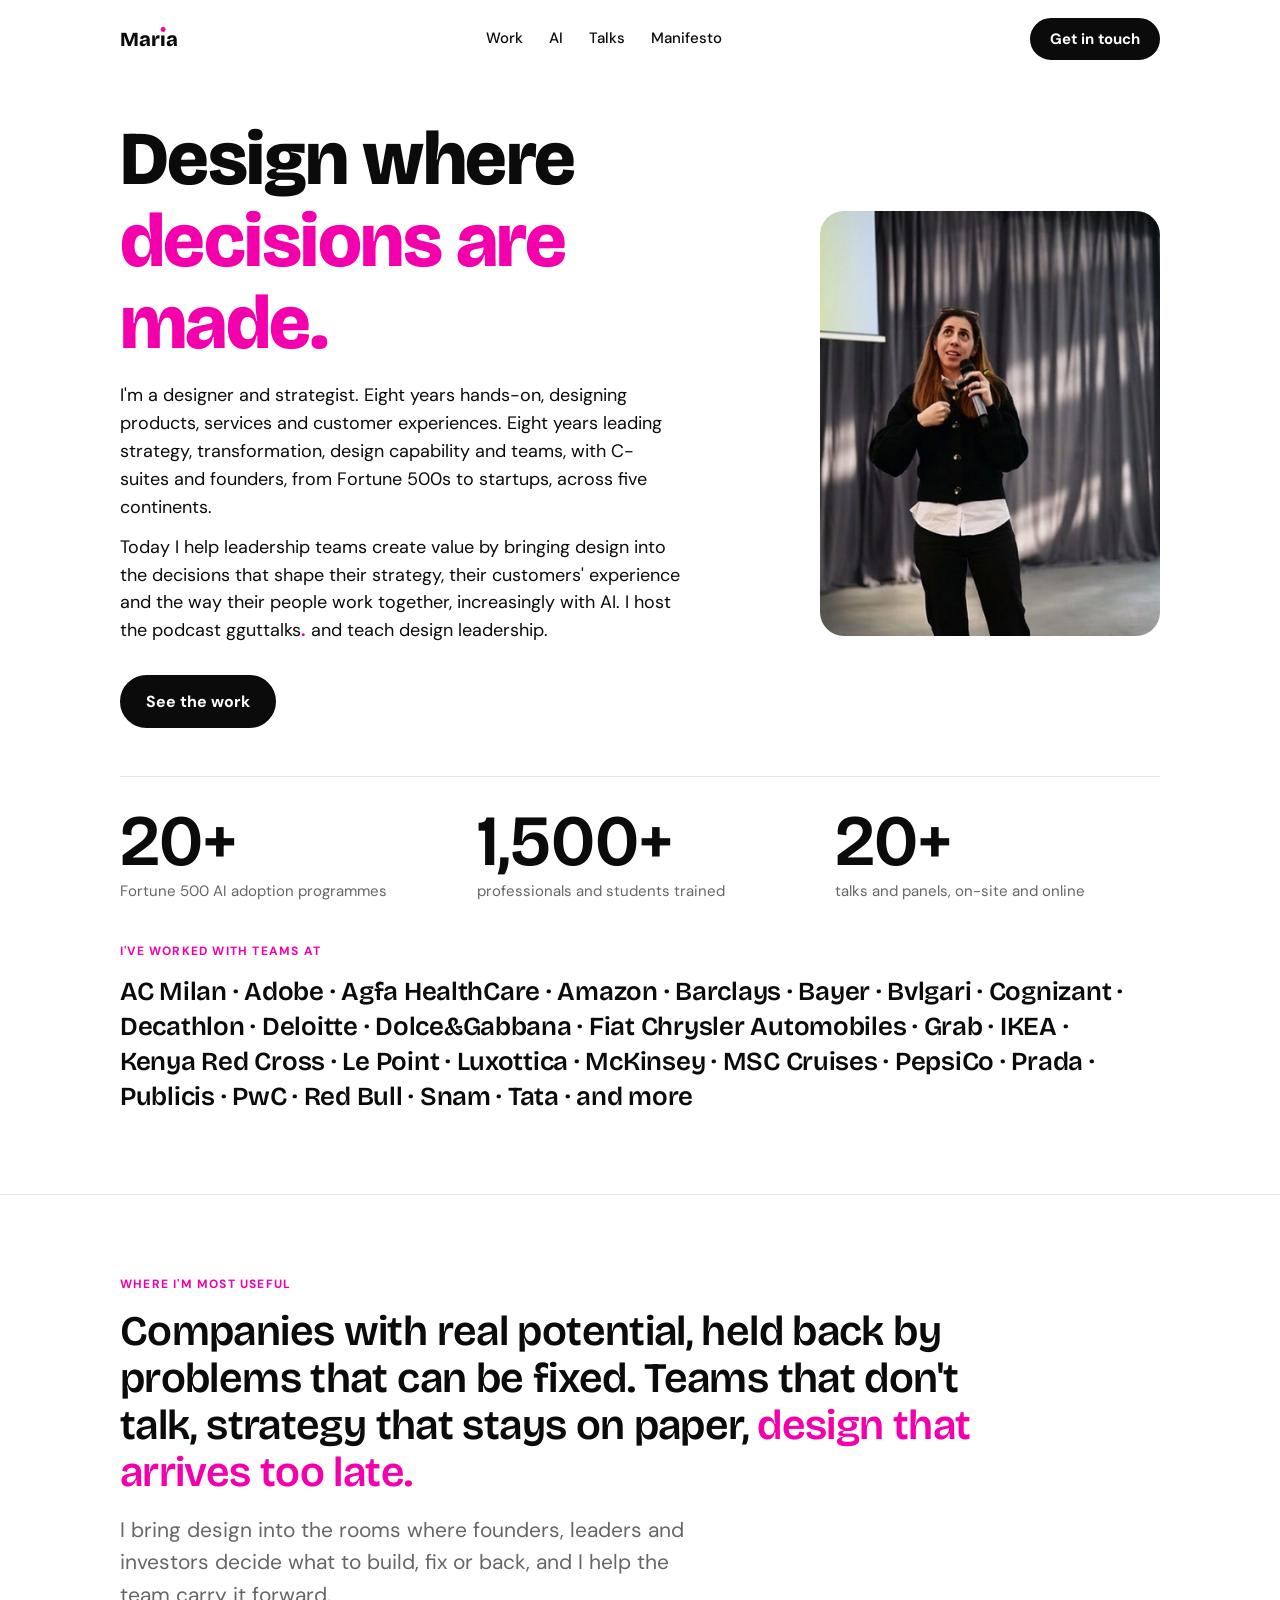
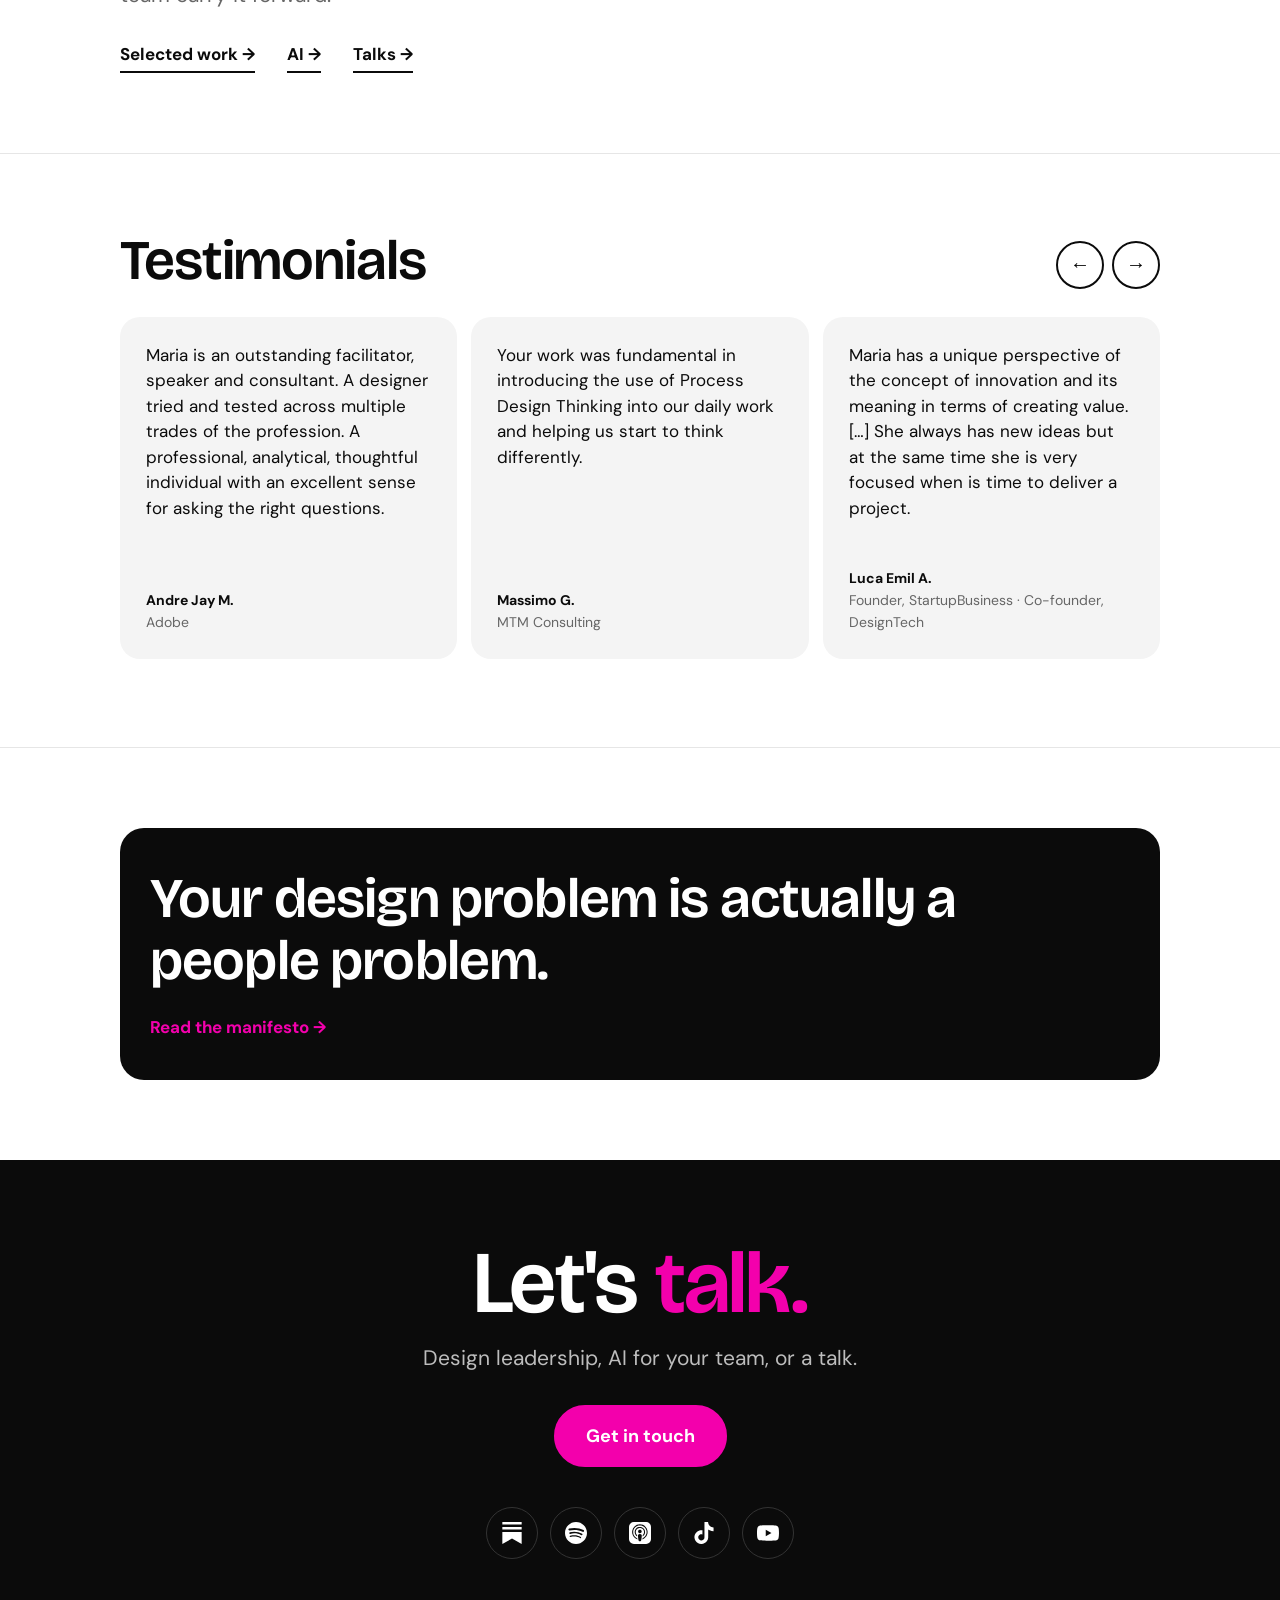
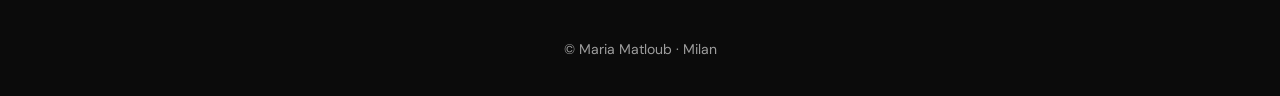
<file: index.html>
<!doctype html>
<html lang="en">
<head>
<meta charset="utf-8">
<meta name="viewport" content="width=device-width, initial-scale=1">
<title>Maria Matloub · Design where decisions are made</title>
<link rel="icon" href="favicon.ico" sizes="any">
<link rel="icon" type="image/png" href="favicon.png">
<link rel="apple-touch-icon" href="apple-touch-icon.png">
<meta name="description" content="Designer and strategist. I help leadership teams bring design into the decisions that shape their business.">
<meta property="og:title" content="Maria Matloub · Design where decisions are made">
<meta property="og:description" content="Designer and strategist. I help leadership teams bring design into the decisions that shape their business.">
<meta property="og:image" content="https://mariamatloub.com/share.jpg">
<meta name="twitter:card" content="summary_large_image">
<link rel="preconnect" href="https://fonts.googleapis.com">
<link rel="preconnect" href="https://fonts.gstatic.com" crossorigin>
<link href="https://fonts.googleapis.com/css2?family=Bricolage+Grotesque:opsz,wght@12..96,400..800&family=DM+Sans:wght@400;500;700&display=swap" rel="stylesheet">
<link rel="stylesheet" href="style.css">
<style>.sent-ok{background:#F300AC;color:#fff;text-align:center;padding:12px 20px;font:500 15px "DM Sans",system-ui,sans-serif}</style>
</head>
<body>
<div class="wrap">
  <nav>
    <a class="logo" href="./" aria-label="Maria, home">Mar<span class="di">&#305;</span>a</a>
    <div class="menu"><a href="work.html">Work</a><a href="ai.html">AI</a><a href="talks.html">Talks</a><a href="manifesto.html">Manifesto</a></div>
    <button class="btn primary" data-contact="advisory">Get in touch</button>
  </nav>
</div>
<div class="wrap">
  <header class="hero home-hero">
    <div class="hero-grid">
      <div class="bio">
        <h1>Design where <span>decisions are made.</span></h1>
        <p>I'm a designer and strategist. Eight years hands-on, designing products, services and customer experiences. Eight years leading strategy, transformation, design capability and teams, with C-suites and founders, from Fortune 500s to startups, across five continents.</p>
        <p>Today I help leadership teams create value by bringing design into the decisions that shape their strategy, their customers' experience and the way their people work together, increasingly with AI. I host the podcast gguttalks<span class="dot">.</span> and teach design leadership.</p>
        <div class="btns"><a class="btn primary" href="work.html">See the work</a></div>
      </div>
      <div class="portrait"><img src="portrait.jpg" alt="Maria Matloub" width="800" height="1000"></div>
    </div>
    <div class="hstats">
      <div><b>20+</b><span>Fortune 500 AI adoption programmes</span></div>
      <div><b>1,500+</b><span>professionals and students trained</span></div>
      <div><b>20+</b><span>talks and panels, on-site and online</span></div>
    </div>
    <div class="brands">
      <p class="eyebrow">I've worked with teams at</p>
      <p><span>AC Milan</span> · <span>Adobe</span> · <span>Agfa HealthCare</span> · <span>Amazon</span> · <span>Barclays</span> · <span>Bayer</span> · <span>Bvlgari</span> · <span>Cognizant</span> · <span>Decathlon</span> · <span>Deloitte</span> · <span>Dolce&amp;Gabbana</span> · <span>Fiat Chrysler Automobiles</span> · <span>Grab</span> · <span>IKEA</span> · <span>Kenya Red Cross</span> · <span>Le Point</span> · <span>Luxottica</span> · <span>McKinsey</span> · <span>MSC Cruises</span> · <span>PepsiCo</span> · <span>Prada</span> · <span>Publicis</span> · <span>PwC</span> · <span>Red Bull</span> · <span>Snam</span> · <span>Tata</span> · <span>and more</span></p>
    </div>
  </header>
</div>

<section>
  <div class="wrap">
    <div class="what">
      <p class="eyebrow">Where I'm most useful</p>
      <p class="big">Companies with real potential, held back by problems that can be fixed. Teams that don't talk, strategy that stays on paper, <span>design that arrives too late.</span></p>
      <p class="lead" style="margin-top:18px">I bring design into the rooms where founders, leaders and investors decide what to build, fix or back, and I help the team carry it forward.</p>
      <div class="quiet-links"><a href="work.html">Selected work →</a><a href="ai.html">AI →</a><a href="talks.html">Talks →</a></div>
    </div>
  </div>
</section>

<section>
  <div class="wrap">
    <div class="tq-head"><h2>Testimonials</h2><div class="tq-nav"><button type="button" class="tq-btn" data-dir="-1" aria-label="Previous">←</button><button type="button" class="tq-btn" data-dir="1" aria-label="Next">→</button></div></div>
    <div class="carousel" id="tq">
      <figure><blockquote>Maria is an outstanding facilitator, speaker and consultant. A designer tried and tested across multiple trades of the profession. A professional, analytical, thoughtful individual with an excellent sense for asking the right questions.</blockquote><figcaption><b>Andre Jay M.</b>Adobe</figcaption></figure>
      <figure><blockquote>Your work was fundamental in introducing the use of Process Design Thinking into our daily work and helping us start to think differently.</blockquote><figcaption><b>Massimo G.</b>MTM Consulting</figcaption></figure>
      <figure><blockquote>Maria has a unique perspective of the concept of innovation and its meaning in terms of creating value. […] She always has new ideas but at the same time she is very focused when is time to deliver a project.</blockquote><figcaption><b>Luca Emil A.</b>Founder, StartupBusiness · Co-founder, DesignTech</figcaption></figure>
      <figure><blockquote>Maria has a natural propensity for teaching. Strong soft and hard skills and lots of curiosity made the course spectacular and super interesting.</blockquote><figcaption><b>Elena A.</b>Deloitte</figcaption></figure>
      <figure><blockquote>Maria is a very trustworthy professional, she is very passionate and committed. We have collaborated on different projects and very happy about the results.</blockquote><figcaption><b>Giusy C.</b>Fashion Technology Accelerator</figcaption></figure>
      <figure><blockquote>Maria was truly clear and inspiring. She changed my mindset regarding AI in a dialogue context where I did not feel inferior to the technology as I do as a woman. I asked questions that I would not have asked in other contexts.</blockquote><figcaption><b>Delia D.</b>Humanitas University</figcaption></figure>
      <figure><blockquote>The course introduced me completely to the world of generative AI […] I prepared a complete speech with graphs and presentation and was able to do it in half the time I would have spent without AI, but above all I entered a new and unknown world that is very useful and fascinating.</blockquote><figcaption><b>Simona B.</b>Freelancer in people management</figcaption></figure>
    </div>
    <script>(function(){const c=document.getElementById('tq');document.querySelectorAll('.tq-btn').forEach(b=>b.onclick=()=>{const w=c.querySelector('figure').offsetWidth+14;c.scrollBy({left:w*+b.dataset.dir,behavior:'smooth'})})})();</script>
  </div>
</section>

<section>
  <div class="wrap">
    <a class="teaser" href="manifesto.html"><p>Your design problem is actually a people problem.</p><span class="go">Read the manifesto →</span></a>
  </div>
</section>

<section class="end">
  <div class="wrap">
    <h2>Let's <span>talk.</span></h2>
    <p class="lead">Design leadership, AI for your team, or a talk.</p>
    <button class="btn" data-contact="advisory">Get in touch</button>
    <div class="links"><a href="https://ggutt.substack.com/" target="_blank" rel="noopener" aria-label="Substack" title="Substack"><svg viewBox="0 0 24 24" aria-hidden="true"><path d="M22.539 8.242H1.46V5.406h21.08v2.836zM1.46 10.812V24L12 18.11 22.54 24V10.812H1.46zM22.54 0H1.46v2.836h21.08V0z"/></svg></a><a href="https://open.spotify.com/show/3f6umKidYdhdoPnxUMQM2e" target="_blank" rel="noopener" aria-label="Spotify" title="Spotify"><svg viewBox="0 0 24 24" aria-hidden="true"><path d="M12 0C5.4 0 0 5.4 0 12s5.4 12 12 12 12-5.4 12-12S18.66 0 12 0zm5.521 17.34c-.24.359-.66.48-1.021.24-2.82-1.74-6.36-2.101-10.561-1.141-.418.122-.779-.179-.899-.539-.12-.421.18-.78.54-.9 4.56-1.021 8.52-.6 11.64 1.32.42.18.479.659.301 1.02zm1.44-3.3c-.301.42-.841.6-1.262.3-3.239-1.98-8.159-2.58-11.939-1.38-.479.12-1.02-.12-1.14-.6-.12-.48.12-1.021.6-1.141C9.6 9.9 15 10.561 18.72 12.84c.361.181.54.78.241 1.2zm.12-3.36C15.24 8.4 8.82 8.16 5.16 9.301c-.6.179-1.2-.181-1.38-.721-.18-.601.18-1.2.72-1.381 4.26-1.26 11.28-1.02 15.721 1.621.539.3.719 1.02.419 1.56-.299.421-1.02.599-1.559.3z"/></svg></a><a href="https://podcasts.apple.com/us/podcast/gguttalks/id1546998038" target="_blank" rel="noopener" aria-label="Apple Podcasts" title="Apple Podcasts"><svg viewBox="0 0 24 24" aria-hidden="true"><path d="M5.34 0A5.328 5.328 0 000 5.34v13.32A5.328 5.328 0 005.34 24h13.32A5.328 5.328 0 0024 18.66V5.34A5.328 5.328 0 0018.66 0zm6.525 2.568c2.336 0 4.448.902 6.056 2.587 1.224 1.272 1.912 2.619 2.264 4.392.12.59.12 2.2.007 2.864a8.506 8.506 0 01-3.24 5.296c-.608.46-2.096 1.261-2.336 1.261-.088 0-.096-.091-.056-.46.072-.592.144-.715.48-.856.536-.224 1.448-.874 2.008-1.435a7.644 7.644 0 002.008-3.536c.208-.824.184-2.656-.048-3.504-.728-2.696-2.928-4.792-5.624-5.352-.784-.16-2.208-.16-3 0-2.728.56-4.984 2.76-5.672 5.528-.184.752-.184 2.584 0 3.336.456 1.832 1.64 3.512 3.192 4.512.304.2.672.408.824.472.336.144.408.264.472.856.04.36.03.464-.056.464-.056 0-.464-.176-.896-.384l-.04-.03c-2.472-1.216-4.056-3.274-4.632-6.012-.144-.706-.168-2.392-.03-3.04.36-1.74 1.048-3.1 2.192-4.304 1.648-1.737 3.768-2.656 6.128-2.656zm.134 2.81c.409.004.803.04 1.106.106 2.784.62 4.76 3.408 4.376 6.174-.152 1.114-.536 2.03-1.216 2.88-.336.43-1.152 1.15-1.296 1.15-.023 0-.048-.272-.048-.603v-.605l.416-.496c1.568-1.878 1.456-4.502-.256-6.224-.664-.67-1.432-1.064-2.424-1.246-.64-.118-.776-.118-1.448-.008-1.02.167-1.81.562-2.512 1.256-1.72 1.704-1.832 4.342-.264 6.222l.413.496v.608c0 .336-.027.608-.06.608-.03 0-.264-.16-.512-.36l-.034-.011c-.832-.664-1.568-1.842-1.872-2.997-.184-.698-.184-2.024.008-2.72.504-1.878 1.888-3.335 3.808-4.019.41-.145 1.133-.22 1.814-.211zm-.13 2.99c.31 0 .62.06.844.178.488.253.888.745 1.04 1.259.464 1.578-1.208 2.96-2.72 2.254h-.015c-.712-.331-1.096-.956-1.104-1.77 0-.733.408-1.371 1.112-1.745.224-.117.534-.176.844-.176zm-.011 4.728c.988-.004 1.706.349 1.97.97.198.464.124 1.932-.218 4.302-.232 1.656-.36 2.074-.68 2.356-.44.39-1.064.498-1.656.288h-.003c-.716-.257-.87-.605-1.164-2.644-.341-2.37-.416-3.838-.218-4.302.262-.616.974-.966 1.97-.97z"/></svg></a><a href="https://www.tiktok.com/@maria_ggutt" target="_blank" rel="noopener" aria-label="TikTok" title="TikTok"><svg viewBox="0 0 24 24" aria-hidden="true"><path d="M12.525.02c1.31-.02 2.61-.01 3.91-.02.08 1.53.63 3.09 1.75 4.17 1.12 1.11 2.7 1.62 4.24 1.79v4.03c-1.44-.05-2.89-.35-4.2-.97-.57-.26-1.1-.59-1.62-.93-.01 2.92.01 5.84-.02 8.75-.08 1.4-.54 2.79-1.35 3.94-1.31 1.92-3.58 3.17-5.91 3.21-1.43.08-2.86-.31-4.08-1.03-2.02-1.19-3.44-3.37-3.65-5.71-.02-.5-.03-1-.01-1.49.18-1.9 1.12-3.72 2.58-4.96 1.66-1.44 3.98-2.13 6.15-1.72.02 1.48-.04 2.96-.04 4.44-.99-.32-2.15-.23-3.02.37-.63.41-1.11 1.04-1.36 1.75-.21.51-.15 1.07-.14 1.61.24 1.64 1.82 3.02 3.5 2.87 1.12-.01 2.19-.66 2.77-1.61.19-.33.4-.67.41-1.06.1-1.79.06-3.57.07-5.36.01-4.03-.01-8.05.02-12.07z"/></svg></a><a href="https://www.youtube.com/@ggutt_hub" target="_blank" rel="noopener" aria-label="YouTube" title="YouTube"><svg viewBox="0 0 24 24" aria-hidden="true"><path d="M23.498 6.186a3.016 3.016 0 0 0-2.122-2.136C19.505 3.545 12 3.545 12 3.545s-7.505 0-9.377.505A3.017 3.017 0 0 0 .502 6.186C0 8.07 0 12 0 12s0 3.93.502 5.814a3.016 3.016 0 0 0 2.122 2.136c1.871.505 9.376.505 9.376.505s7.505 0 9.377-.505a3.015 3.015 0 0 0 2.122-2.136C24 15.93 24 12 24 12s0-3.93-.502-5.814zM9.545 15.568V8.432L15.818 12l-6.273 3.568z"/></svg></a></div>
  </div>
</section>
<footer><span>© Maria Matloub · Milan</span></footer>
<dialog id="contact" aria-labelledby="contact-title">
  <form method="POST" action="https://formsubmit.co/diana@ggutt.com" id="contact-form">
    <input type="hidden" name="_subject" value="New enquiry from mariamatloub.com"><input type="hidden" name="_template" value="table">
    <input type="text" name="_honey" style="display:none" tabindex="-1" autocomplete="off"><input type="hidden" name="_captcha" value="true"><input type="hidden" name="_next" value="">
    <div class="m-head"><h3 id="contact-title">Let's talk.</h3><button type="button" class="m-close" aria-label="Close">×</button></div>
    <fieldset class="m-choice">
      <label><input type="radio" name="subject" value="Design leadership" required><span>Design leadership</span></label>
      <label><input type="radio" name="subject" value="AI"><span>AI</span></label>
      <label><input type="radio" name="subject" value="Talks"><span>Talks</span></label>
    </fieldset>
    <div class="m-row">
      <label>Name<input name="name" autocomplete="given-name" required></label>
      <label>Surname<input name="surname" autocomplete="family-name" required></label>
    </div>
    <label>Company<input name="company" autocomplete="organization" required></label>
    <label>Email<input type="email" name="email" autocomplete="email" required></label>
    <label><span>Phone <em>(optional)</em></span>
      <div class="m-phone"><select name="country-code" aria-label="Country code"><option value="+39" selected>Italy +39</option><option value="+44">United Kingdom +44</option><option value="+1">United States / Canada +1</option><option value="+33">France +33</option><option value="+49">Germany +49</option><option value="+34">Spain +34</option><option value="+41">Switzerland +41</option><option value="+31">Netherlands +31</option><option value="+32">Belgium +32</option><option value="+351">Portugal +351</option><option value="+353">Ireland +353</option><option value="+43">Austria +43</option><option value="+46">Sweden +46</option><option value="+45">Denmark +45</option><option value="+47">Norway +47</option><option value="+30">Greece +30</option><option value="+961">Lebanon +961</option><option value="+971">United Arab Emirates +971</option><option value="+966">Saudi Arabia +966</option><option value="+974">Qatar +974</option><option value="+965">Kuwait +965</option><option value="+20">Egypt +20</option><option value="+962">Jordan +962</option><option value="+91">India +91</option><option value="+65">Singapore +65</option><option value="+61">Australia +61</option><option value="+82">South Korea +82</option><option value="+81">Japan +81</option><option value="+55">Brazil +55</option><option value="+27">South Africa +27</option><option value="other">Other</option></select><input type="tel" name="phone" autocomplete="tel-national" inputmode="tel"></div>
    
    </label>
    <label>Message<textarea name="message" rows="4" required placeholder="A few lines about what you have in mind."></textarea></label>
    <button class="btn m-send" type="submit">Send</button>
    <p class="m-note" aria-live="polite"></p>
  </form>
</dialog>
<script>
(function(){
  const d=document.getElementById('contact'),f=document.getElementById('contact-form'),note=f.querySelector('.m-note');
  const map={advisory:"Design leadership",ai:"AI",talk:"Talks"};
  document.querySelectorAll('[data-contact]').forEach(b=>b.addEventListener('click',e=>{
    e.preventDefault(); f.querySelector('input[value="'+(map[b.dataset.contact]||"Design leadership")+'"]').checked=true; note.textContent=''; d.showModal();
  }));
  d.querySelector('.m-close').onclick=()=>d.close();
  d.addEventListener('click',e=>{if(e.target===d)d.close();});
  let opened=0;
  document.querySelectorAll('[data-contact]').forEach(b=>b.addEventListener('click',()=>{opened=Date.now();}));
  f.querySelector('[name=_next]').value=location.origin+location.pathname+'?sent=1';
  f.addEventListener('submit',e=>{
    if(f._honey.value||Date.now()-opened<4000){e.preventDefault();note.textContent='Please take a moment to fill in the form, then send again.';return;}
    note.textContent='Sending. You will see a quick captcha to confirm you are human.';
  });
  if(location.search.indexOf('sent=1')>-1){
    const t=document.createElement('div');t.className='sent-ok';t.textContent='Thank you. Your message has been sent, I will get back to you soon.';
    document.body.prepend(t);history.replaceState(null,'',location.pathname);
  }
})();
</script>
</body>
</html>
</file>
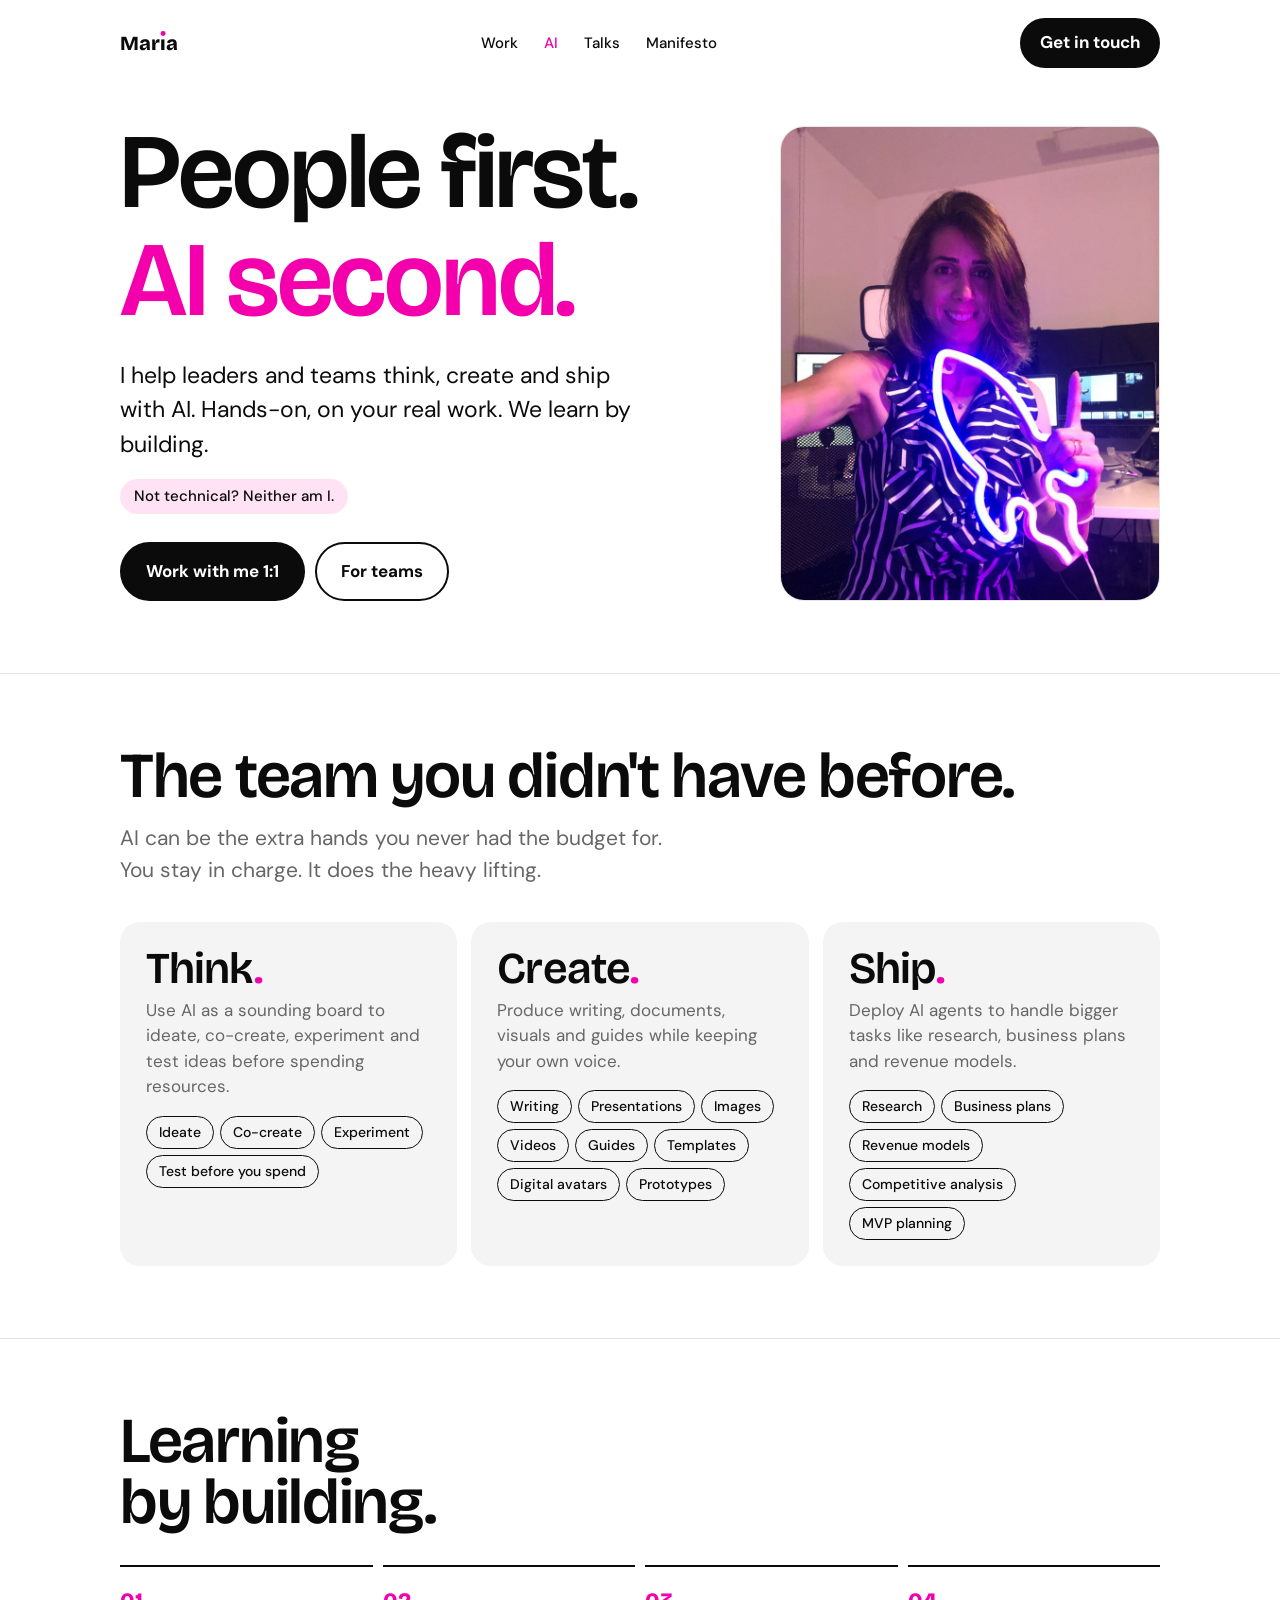
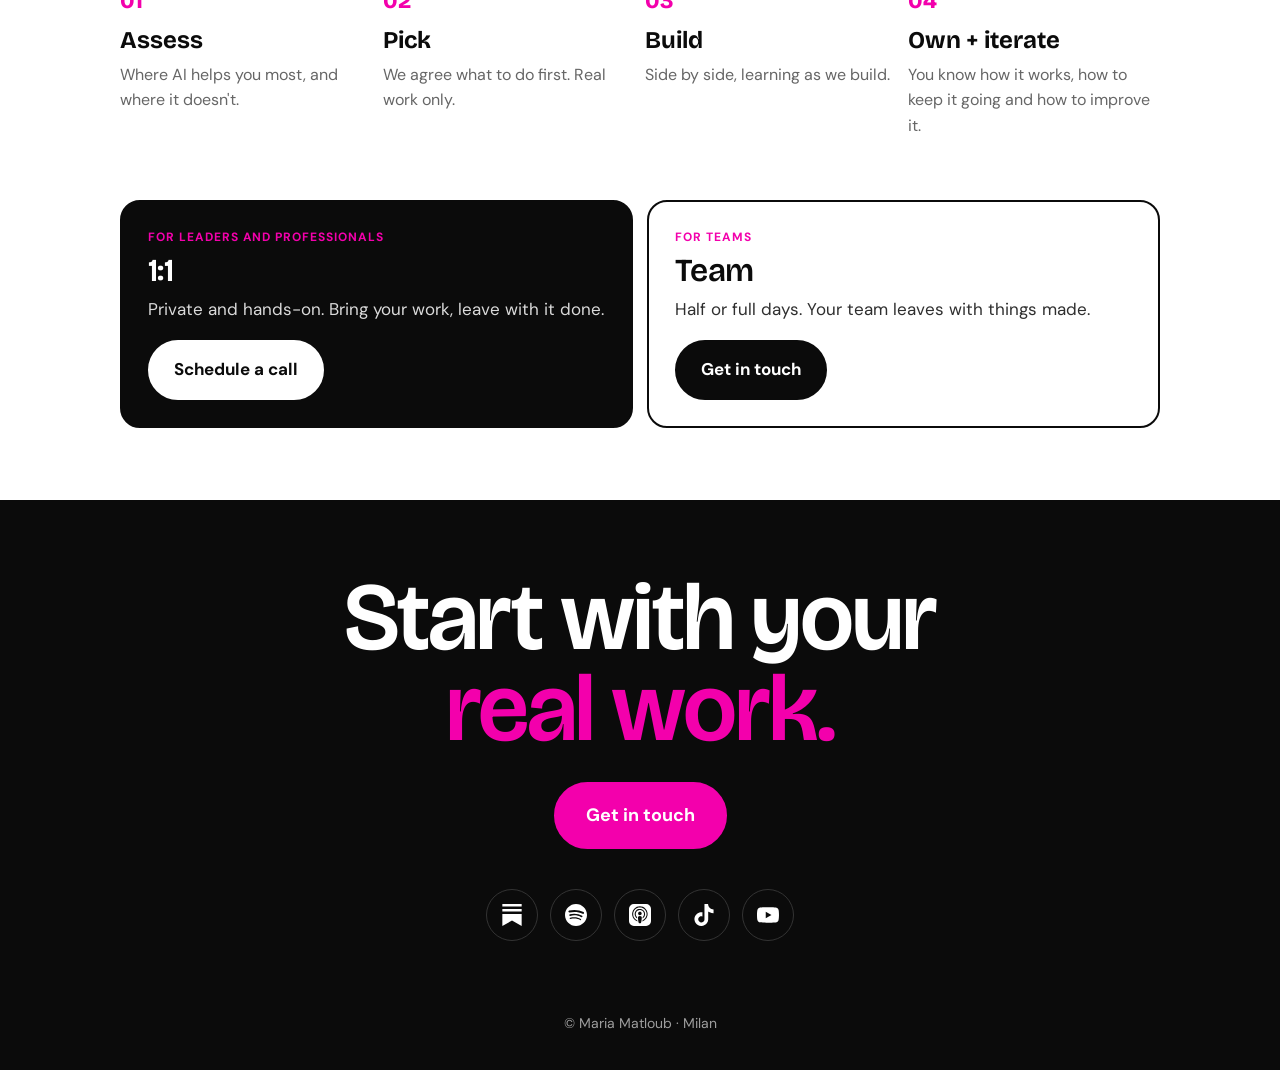
<file: ai.html>
<!doctype html>
<html lang="en" data-palette="pink">
<head>
<meta charset="utf-8">
<meta name="viewport" content="width=device-width, initial-scale=1">
<title>AI for leaders and teams · Maria Matloub</title>
<link rel="icon" href="favicon.ico" sizes="any">
<link rel="icon" type="image/png" href="favicon.png">
<link rel="apple-touch-icon" href="apple-touch-icon.png">
<meta name="description" content="I help leaders and teams think, create and ship with AI. Hands-on, on your real work. 1:1, team sessions and talks.">
<meta property="og:title" content="Maria Matloub · People first. AI second.">
<meta property="og:description" content="Hands-on AI for leaders and teams. 1:1, team sessions and talks.">
<meta property="og:image" content="https://mariamatloub.com/share.jpg">
<meta name="twitter:card" content="summary_large_image">
<link rel="preconnect" href="https://fonts.googleapis.com">
<link rel="preconnect" href="https://fonts.gstatic.com" crossorigin>
<link href="https://fonts.googleapis.com/css2?family=Bricolage+Grotesque:opsz,wght@12..96,400..800&family=DM+Sans:wght@400;500;700&display=swap" rel="stylesheet">
<style>
:root{--display:'Bricolage Grotesque',system-ui,sans-serif;--body:'DM Sans',system-ui,sans-serif}
/* palette options (preview only, pick one) */
[data-palette="mono"]{--paper:#FFFFFF;--ink:#0B0B0B;--muted:#6B6B6B;--line:#E6E6E6;--card:#F4F4F4;--accent:#0B0B0B;--on-accent:#FFFFFF;--soft:#EDEDED;--deep:#0B0B0B;--on-deep:#FFFFFF;--deep-line:#333}
[data-palette="mono"] .hero h1 span{color:transparent;-webkit-text-stroke:2px #0B0B0B}
[data-palette="pink"]{--paper:#FFFFFF;--ink:#0B0B0B;--muted:#666666;--line:#E6E6E6;--card:#F4F4F4;--accent:#F300AC;--on-accent:#FFFFFF;--soft:#FFE3F4;--deep:#0B0B0B;--on-deep:#FFFFFF;--deep-line:#333333}
[data-palette="night"]{--paper:#070738;--ink:#FFFFFF;--muted:#B4B3D0;--line:#1F1F55;--card:#10104A;--accent:#F300AC;--on-accent:#FFFFFF;--soft:#2A1450;--deep:#03031F;--on-deep:#FFFFFF;--deep-line:#2C2C5E}

*{box-sizing:border-box;margin:0;padding:0}
html{scroll-behavior:smooth}
body{background:var(--paper);color:var(--ink);font-family:var(--body);font-size:17px;line-height:1.5;-webkit-font-smoothing:antialiased;transition:background .3s,color .3s}
a{color:inherit}
.wrap{max-width:1080px;margin:0 auto;padding:0 20px}
section{padding:72px 0;border-top:1px solid var(--line);scroll-margin-top:12px}
h1,h2,h3{font-family:var(--display);line-height:.95;letter-spacing:-.02em}
h2{font-size:clamp(36px,7vw,64px);font-weight:800;margin-bottom:16px}
.lead{font-size:clamp(18px,2.2vw,21px);color:var(--muted);max-width:580px}
.btn{display:inline-block;padding:15px 24px;border-radius:999px;font-weight:700;text-decoration:none;border:2px solid var(--ink);transition:transform .15s}
.btn:hover{transform:translateY(-2px)}
.btn.primary{background:var(--ink);color:var(--paper)}
.btn.accent{background:var(--accent);border-color:var(--accent);color:var(--on-accent)}
.btns{display:flex;flex-wrap:wrap;gap:10px;margin-top:28px}

nav{display:flex;justify-content:space-between;align-items:center;padding:18px 0}
.logo{font-family:var(--display);font-weight:800;font-size:20px}
nav .btn{padding:10px 18px;font-size:15px}

.hero{padding:32px 0 72px;border:0}
.hero-grid{display:grid;gap:36px;align-items:end}
.hero h1{font-size:clamp(50px,11vw,106px);font-weight:800;line-height:1.02}
.hero h1 span{color:var(--accent);white-space:nowrap}
.hero .sub{font-size:clamp(19px,2.4vw,23px);margin-top:24px;max-width:540px}
.tag{display:inline-block;margin-top:18px;background:var(--soft);padding:6px 14px;border-radius:999px;font-weight:500;font-size:15px}
.portrait{position:relative;overflow:hidden;aspect-ratio:4/5;background:var(--card);border:1px solid var(--line);border-radius:24px;display:grid;place-items:center;color:var(--muted);font-size:14px;width:100%;max-width:380px}
@media(min-width:860px){.hero-grid{grid-template-columns:minmax(0,1.5fr) minmax(0,1fr)}.portrait{justify-self:end}}

.tcs{display:grid;gap:14px;margin-top:36px}
@media(min-width:860px){.tcs{grid-template-columns:repeat(3,1fr)}}
.tcs article{background:var(--card);border-radius:20px;padding:26px}
.tcs h3{font-size:44px;font-weight:800}
.tcs h3 i{font-style:normal;color:var(--accent)}
.tcs p{color:var(--muted);margin:8px 0 16px}
.chips{display:flex;flex-wrap:wrap;gap:6px}
.chips li{list-style:none;border:1.5px solid var(--ink);border-radius:999px;padding:5px 12px;font-size:14px;font-weight:500}

.steps{display:grid;gap:10px;margin:32px 0 44px;counter-reset:s}
@media(min-width:860px){.steps{grid-template-columns:repeat(4,1fr)}}
.steps div{counter-increment:s;padding:18px 0;border-top:2px solid var(--ink)}
.steps div::before{content:"0" counter(s);font-family:var(--display);font-weight:800;color:var(--accent);display:block;font-size:22px}
.steps b{font-family:var(--display);font-size:24px;display:block;margin:4px 0}
.steps span{color:var(--muted);font-size:16px}
.offers{display:grid;gap:14px}
@media(min-width:860px){.offers{grid-template-columns:repeat(2,1fr)}}
.offer{border:2px solid var(--ink);border-radius:20px;padding:26px;display:flex;flex-direction:column;gap:10px;scroll-margin-top:16px}
.offer.dark{background:var(--deep);color:var(--on-deep);border-color:var(--deep)}
.offer small{font-weight:700;text-transform:uppercase;letter-spacing:.08em;font-size:12px;color:var(--accent)}
.offer h3{font-size:32px;font-weight:800}
.offer p{opacity:.85;flex:1}
.offer .talks{font-size:14px;opacity:.8}
.offer .btn{align-self:flex-start;margin-top:8px;transition:transform .15s,background .15s,border-color .15s,color .15s}
.offer .btn.primary:hover,.offer .btn.light:hover{background:var(--accent);border-color:var(--accent);color:#fff}
.btn.light{background:#fff;border-color:#fff;color:var(--ink)}
.offer.talks-card{border-color:var(--accent)}

.stats{display:grid;grid-template-columns:1fr 1fr;gap:26px 20px;margin:36px 0}
@media(min-width:860px){.stats{grid-template-columns:repeat(4,1fr);gap:26px 32px}}
.stats b{font-family:var(--display);font-size:clamp(44px,6vw,62px);font-weight:800;display:block;line-height:1}
.stats span{color:var(--muted);font-size:15px}
.strip{border-top:1px solid var(--line);padding:16px 0;font-size:15px;color:var(--muted)}
.strip b{color:var(--ink);margin-right:6px}
.bio .more{margin-top:10px}
.more{display:flex;justify-content:space-between;align-items:center;gap:12px;flex-wrap:wrap;background:var(--soft);border-radius:20px;padding:22px 24px;margin-top:20px;text-decoration:none}
.more b{font-family:var(--display);font-size:22px}
.more span{font-size:15px;color:var(--muted)}

.brands{border-top:1px solid var(--line);padding:22px 0}
.brands small{display:block;font-weight:700;text-transform:uppercase;letter-spacing:.08em;font-size:12px;color:var(--accent);margin-bottom:10px}
.brands span{white-space:nowrap}
.brands p{font-family:var(--display);font-weight:700;font-size:clamp(20px,2.6vw,28px);line-height:1.3;letter-spacing:-.01em}
.gallery{display:grid;grid-template-columns:1fr;gap:10px;margin-top:28px}
@media(min-width:560px){.gallery{grid-template-columns:1fr 1fr}}
@media(min-width:860px){.gallery{grid-template-columns:repeat(3,1fr);gap:14px}}
.gallery figure{position:relative;aspect-ratio:16/9;border-radius:16px;overflow:hidden;background:var(--card);border:1px solid var(--line)}
.gallery figure div{position:absolute;inset:0;display:grid;place-items:center;color:var(--muted);font-size:13px}
.portrait img{position:absolute;inset:0;width:100%;height:100%;object-fit:cover}
.gallery figure img{position:absolute;inset:0;width:100%;height:100%;object-fit:cover;display:block}
.end{background:var(--deep);color:var(--on-deep);border:0;text-align:center}
.end h2{font-size:clamp(44px,9vw,96px)}
.end h2 span{color:var(--accent)}
[data-palette="mono"] .end h2 span,[data-palette="mono"] .offer.dark .btn.accent,[data-palette="mono"] .end .btn.accent{color:#fff}
[data-palette="mono"] .offer.dark .btn.accent,[data-palette="mono"] .end .btn.accent{background:#fff;color:#0B0B0B;border-color:#fff}
.end .btn{font-size:18px;padding:18px 30px}
.links{display:flex;flex-wrap:wrap;justify-content:center;gap:12px;margin-top:40px}
.links a{display:grid;place-items:center;width:52px;height:52px;border:1.5px solid var(--deep-line);border-radius:50%;transition:background .15s,border-color .15s}
.links a:hover{background:var(--accent);border-color:var(--accent)}
.links svg{width:22px;height:22px;fill:currentColor}
footer{background:var(--deep);color:var(--on-deep);font-size:14px;text-align:center;padding:0 20px 100px}
footer span{opacity:.6}
@media(min-width:860px){footer{padding-bottom:36px}}

.sticky{transition:opacity .2s,transform .2s;position:fixed;left:12px;right:12px;bottom:12px;z-index:9;text-align:center;background:var(--accent);color:var(--on-accent);padding:15px;border-radius:999px;font-weight:700;text-decoration:none;box-shadow:0 8px 24px rgba(0,0,0,.2)}
[data-palette="mono"] .sticky{background:#0B0B0B;color:#fff}
@media(min-width:860px){.sticky{display:none}}

/* preview-only palette switcher */
.switch{position:fixed;top:12px;left:50%;transform:translateX(-50%);z-index:20;display:flex;gap:4px;background:#fff;border:1px solid #ddd;border-radius:999px;padding:4px;box-shadow:0 4px 16px rgba(0,0,0,.12);font-family:var(--body)}
.switch button{border:0;background:none;border-radius:999px;padding:7px 12px;font-size:13px;font-weight:600;cursor:pointer;color:#111}
.switch button.on{background:#111;color:#fff}
body{padding-top:0}

@media(min-width:860px){.switch{top:auto;bottom:16px}}

dialog{margin:auto;border:0;border-radius:24px;padding:0;width:min(560px,calc(100% - 24px));max-height:calc(100dvh - 24px);background:var(--paper);color:var(--ink);font-family:var(--body)}
dialog::backdrop{background:rgba(0,0,0,.55)}
#contact-form{display:flex;flex-direction:column;gap:14px;padding:26px}
.m-head{display:flex;justify-content:space-between;align-items:center}
.m-head h3{font-size:34px;font-weight:800}
.m-close{border:0;background:var(--card);width:40px;height:40px;border-radius:50%;font-size:24px;cursor:pointer;color:var(--ink)}
#contact-form label{display:flex;flex-direction:column;gap:6px;font-size:14px;font-weight:600}
#contact-form em{font-style:normal;font-weight:400;color:var(--muted)}
#contact-form input,#contact-form select,#contact-form textarea{font:inherit;font-weight:400;font-size:16px;padding:12px 14px;border:1.5px solid var(--line);border-radius:12px;background:#fff;color:var(--ink);width:100%}
#contact-form input:focus,#contact-form select:focus,#contact-form textarea:focus{outline:none;border-color:var(--accent)}
.m-row{display:grid;grid-template-columns:1fr 1fr;gap:10px}
.m-phone{display:grid;grid-template-columns:minmax(0,150px) 1fr;gap:8px}
.m-choice{border:0;display:grid;grid-template-columns:1fr 1fr;gap:8px}
.m-choice label{position:relative}
.m-choice input{position:absolute;opacity:0}
.m-choice span{display:block;text-align:center;padding:12px;border:1.5px solid var(--ink);border-radius:999px;font-size:15px;cursor:pointer}
.m-choice input:checked+span{background:var(--ink);color:var(--paper)}
.m-choice input:focus-visible+span{outline:2px solid var(--accent);outline-offset:2px}
.m-send{align-self:stretch;text-align:center;cursor:pointer;font-size:17px}
.m-note{font-size:14px;color:var(--muted);min-height:1em}
button.btn{font:inherit;font-weight:700;cursor:pointer}
@media(max-width:480px){.m-row{grid-template-columns:1fr}}
.bio h2 span{color:var(--accent)}
.bio .lead{max-width:620px;color:var(--ink);margin-bottom:14px}
.bio-grid{display:grid;gap:12px}
@media(min-width:860px){.bio-grid{grid-template-columns:minmax(0,1fr) minmax(0,1.4fr);gap:40px;align-items:start}}
.mm-menu{display:none;gap:26px;font-size:15px;font-weight:500}.mm-menu a{text-decoration:none}.mm-menu a:hover{color:var(--accent)}@media(min-width:860px){.mm-menu{display:flex}}
.proof{margin-top:28px;font-size:15px;color:var(--muted);text-align:center}
.aquotes{display:grid;gap:14px;margin-top:40px}@media(min-width:860px){.aquotes{grid-template-columns:1fr 1fr}}.aq{background:var(--card);border-radius:20px;padding:26px;display:flex;flex-direction:column;justify-content:space-between;gap:16px}.aq blockquote{font-family:var(--display);font-weight:500;font-size:19px;line-height:1.35}.aq figcaption{font-size:14px;color:var(--muted)}.aq figcaption b{display:block;color:var(--ink)}
h1,h2,h3,.stats b,.brands p{font-weight:600 !important}
.logo .di{position:relative;display:inline-block}.logo .di::after{content:"";position:absolute;left:50%;top:.18em;width:.24em;height:.24em;border-radius:50%;background:var(--accent);transform:translateX(-50%)}
</style>
<style>.sent-ok{background:#F300AC;color:#fff;text-align:center;padding:12px 20px;font:500 15px "DM Sans",system-ui,sans-serif}</style>
</head>
<body>


<div class="wrap">
  <nav><a class="logo" href="./" style="text-decoration:none" aria-label="Maria, home">Mar<span class="di">&#305;</span>a</a><div class="mm-menu"><a href="work.html">Work</a><a href="ai.html" style="color:var(--accent)">AI</a><a href="talks.html">Talks</a><a href="manifesto.html">Manifesto</a></div><button class="btn primary" type="button" data-contact="one">Get in touch</button></nav>

  <header class="hero">
    <div class="hero-grid">
      <div>
        <h1>People first.<br><span>AI second.</span></h1>
        <p class="sub">I help leaders and teams think, create and ship with AI. Hands-on, on your real work. We learn by building.</p>
        <span class="tag">Not technical? Neither am I.</span>
        <div class="btns">
          <a class="btn primary" href="#one">Work with me 1:1</a>
          <a class="btn" href="#team">For teams</a>
        </div>
      </div>
      <div class="portrait">[ portrait of Maria ]<img src="ai-portrait.jpg" alt="Maria Matloub speaking" width="800" height="1000" onerror="this.remove()"></div>
    </div>
  </header>
</div>

<section>
  <div class="wrap">
    <h2>The team you didn't have before.</h2>
    <p class="lead">AI can be the extra hands you never had the budget for. You stay in charge. It does the heavy lifting.</p>
    <div class="tcs">
      <article>
        <h3>Think<i>.</i></h3>
        <p>Use AI as a sounding board to ideate, co-create, experiment and test ideas before spending resources.</p>
        <ul class="chips"><li>Ideate</li><li>Co-create</li><li>Experiment</li><li>Test before you spend</li></ul>
      </article>
      <article>
        <h3>Create<i>.</i></h3>
        <p>Produce writing, documents, visuals and guides while keeping your own voice.</p>
        <ul class="chips"><li>Writing</li><li>Presentations</li><li>Images</li><li>Videos</li><li>Guides</li><li>Templates</li><li>Digital avatars</li><li>Prototypes</li></ul>
      </article>
      <article>
        <h3>Ship<i>.</i></h3>
        <p>Deploy AI agents to handle bigger tasks like research, business plans and revenue models.</p>
        <ul class="chips"><li>Research</li><li>Business plans</li><li>Revenue models</li><li>Competitive analysis</li><li>MVP planning</li></ul>
      </article>
    </div>
  </div>
</section>

<section id="work">
  <div class="wrap">
    <h2>Learning<br>by building.</h2>
    <div class="steps">
      <div><b>Assess</b><span>Where AI helps you most, and where it doesn't.</span></div>
      <div><b>Pick</b><span>We agree what to do first. Real work only.</span></div>
      <div><b>Build</b><span>Side by side, learning as we build.</span></div>
      <div><b>Own + iterate</b><span>You know how it works, how to keep it going and how to improve it.</span></div>
    </div>
    <div class="offers">
      <div class="offer dark" id="one">
        <small>For leaders and professionals</small>
        <h3>1:1</h3>
        <p>Private and hands-on. Bring your work, leave with it done.</p>
        <a class="btn light" href="https://calendar.app.google/opNffSuBsnyb6kNG7" target="_blank" rel="noopener">Schedule a call</a>
      </div>
      <div class="offer" id="team">
        <small>For teams</small>
        <h3>Team</h3>
        <p>Half or full days. Your team leaves with things made.</p>
        <button class="btn primary" type="button" data-contact="team">Get in touch</button>
      </div>
    </div>
  </div>
</section>







<section class="end">
  <div class="wrap">
    <h2>Start with your<br><span>real work.</span></h2>
    <div class="btns" style="justify-content:center"><button class="btn accent" type="button" data-contact="one">Get in touch</button></div>
    <div class="links"><a href="https://ggutt.substack.com/" target="_blank" rel="noopener" aria-label="Substack" title="Substack"><svg viewBox="0 0 24 24" aria-hidden="true"><path d="M22.539 8.242H1.46V5.406h21.08v2.836zM1.46 10.812V24L12 18.11 22.54 24V10.812H1.46zM22.54 0H1.46v2.836h21.08V0z"/></svg></a><a href="https://open.spotify.com/show/3f6umKidYdhdoPnxUMQM2e" target="_blank" rel="noopener" aria-label="Spotify" title="Spotify"><svg viewBox="0 0 24 24" aria-hidden="true"><path d="M12 0C5.4 0 0 5.4 0 12s5.4 12 12 12 12-5.4 12-12S18.66 0 12 0zm5.521 17.34c-.24.359-.66.48-1.021.24-2.82-1.74-6.36-2.101-10.561-1.141-.418.122-.779-.179-.899-.539-.12-.421.18-.78.54-.9 4.56-1.021 8.52-.6 11.64 1.32.42.18.479.659.301 1.02zm1.44-3.3c-.301.42-.841.6-1.262.3-3.239-1.98-8.159-2.58-11.939-1.38-.479.12-1.02-.12-1.14-.6-.12-.48.12-1.021.6-1.141C9.6 9.9 15 10.561 18.72 12.84c.361.181.54.78.241 1.2zm.12-3.36C15.24 8.4 8.82 8.16 5.16 9.301c-.6.179-1.2-.181-1.38-.721-.18-.601.18-1.2.72-1.381 4.26-1.26 11.28-1.02 15.721 1.621.539.3.719 1.02.419 1.56-.299.421-1.02.599-1.559.3z"/></svg></a><a href="https://podcasts.apple.com/us/podcast/gguttalks/id1546998038" target="_blank" rel="noopener" aria-label="Apple Podcasts" title="Apple Podcasts"><svg viewBox="0 0 24 24" aria-hidden="true"><path d="M5.34 0A5.328 5.328 0 000 5.34v13.32A5.328 5.328 0 005.34 24h13.32A5.328 5.328 0 0024 18.66V5.34A5.328 5.328 0 0018.66 0zm6.525 2.568c2.336 0 4.448.902 6.056 2.587 1.224 1.272 1.912 2.619 2.264 4.392.12.59.12 2.2.007 2.864a8.506 8.506 0 01-3.24 5.296c-.608.46-2.096 1.261-2.336 1.261-.088 0-.096-.091-.056-.46.072-.592.144-.715.48-.856.536-.224 1.448-.874 2.008-1.435a7.644 7.644 0 002.008-3.536c.208-.824.184-2.656-.048-3.504-.728-2.696-2.928-4.792-5.624-5.352-.784-.16-2.208-.16-3 0-2.728.56-4.984 2.76-5.672 5.528-.184.752-.184 2.584 0 3.336.456 1.832 1.64 3.512 3.192 4.512.304.2.672.408.824.472.336.144.408.264.472.856.04.36.03.464-.056.464-.056 0-.464-.176-.896-.384l-.04-.03c-2.472-1.216-4.056-3.274-4.632-6.012-.144-.706-.168-2.392-.03-3.04.36-1.74 1.048-3.1 2.192-4.304 1.648-1.737 3.768-2.656 6.128-2.656zm.134 2.81c.409.004.803.04 1.106.106 2.784.62 4.76 3.408 4.376 6.174-.152 1.114-.536 2.03-1.216 2.88-.336.43-1.152 1.15-1.296 1.15-.023 0-.048-.272-.048-.603v-.605l.416-.496c1.568-1.878 1.456-4.502-.256-6.224-.664-.67-1.432-1.064-2.424-1.246-.64-.118-.776-.118-1.448-.008-1.02.167-1.81.562-2.512 1.256-1.72 1.704-1.832 4.342-.264 6.222l.413.496v.608c0 .336-.027.608-.06.608-.03 0-.264-.16-.512-.36l-.034-.011c-.832-.664-1.568-1.842-1.872-2.997-.184-.698-.184-2.024.008-2.72.504-1.878 1.888-3.335 3.808-4.019.41-.145 1.133-.22 1.814-.211zm-.13 2.99c.31 0 .62.06.844.178.488.253.888.745 1.04 1.259.464 1.578-1.208 2.96-2.72 2.254h-.015c-.712-.331-1.096-.956-1.104-1.77 0-.733.408-1.371 1.112-1.745.224-.117.534-.176.844-.176zm-.011 4.728c.988-.004 1.706.349 1.97.97.198.464.124 1.932-.218 4.302-.232 1.656-.36 2.074-.68 2.356-.44.39-1.064.498-1.656.288h-.003c-.716-.257-.87-.605-1.164-2.644-.341-2.37-.416-3.838-.218-4.302.262-.616.974-.966 1.97-.97z"/></svg></a><a href="https://www.tiktok.com/@maria_ggutt" target="_blank" rel="noopener" aria-label="TikTok" title="TikTok"><svg viewBox="0 0 24 24" aria-hidden="true"><path d="M12.525.02c1.31-.02 2.61-.01 3.91-.02.08 1.53.63 3.09 1.75 4.17 1.12 1.11 2.7 1.62 4.24 1.79v4.03c-1.44-.05-2.89-.35-4.2-.97-.57-.26-1.1-.59-1.62-.93-.01 2.92.01 5.84-.02 8.75-.08 1.4-.54 2.79-1.35 3.94-1.31 1.92-3.58 3.17-5.91 3.21-1.43.08-2.86-.31-4.08-1.03-2.02-1.19-3.44-3.37-3.65-5.71-.02-.5-.03-1-.01-1.49.18-1.9 1.12-3.72 2.58-4.96 1.66-1.44 3.98-2.13 6.15-1.72.02 1.48-.04 2.96-.04 4.44-.99-.32-2.15-.23-3.02.37-.63.41-1.11 1.04-1.36 1.75-.21.51-.15 1.07-.14 1.61.24 1.64 1.82 3.02 3.5 2.87 1.12-.01 2.19-.66 2.77-1.61.19-.33.4-.67.41-1.06.1-1.79.06-3.57.07-5.36.01-4.03-.01-8.05.02-12.07z"/></svg></a><a href="https://www.youtube.com/@ggutt_hub" target="_blank" rel="noopener" aria-label="YouTube" title="YouTube"><svg viewBox="0 0 24 24" aria-hidden="true"><path d="M23.498 6.186a3.016 3.016 0 0 0-2.122-2.136C19.505 3.545 12 3.545 12 3.545s-7.505 0-9.377.505A3.017 3.017 0 0 0 .502 6.186C0 8.07 0 12 0 12s0 3.93.502 5.814a3.016 3.016 0 0 0 2.122 2.136c1.871.505 9.376.505 9.376.505s7.505 0 9.377-.505a3.015 3.015 0 0 0 2.122-2.136C24 15.93 24 12 24 12s0-3.93-.502-5.814zM9.545 15.568V8.432L15.818 12l-6.273 3.568z"/></svg></a></div>
  </div>
</section>
<footer><span>© Maria Matloub · Milan</span></footer>

<button class="sticky" type="button" data-contact="one" style="border:0;font:inherit;font-weight:700;cursor:pointer">Get in touch</button>
<script>
(function(){const st=document.querySelector('.sticky');const seen=new Set();
const io=new IntersectionObserver(es=>{es.forEach(e=>e.isIntersecting?seen.add(e.target):seen.delete(e.target));
const hide=seen.size>0;st.style.opacity=hide?0:1;st.style.transform=hide?'translateY(20px)':'none';st.style.pointerEvents=hide?'none':'auto';},{threshold:0.1});
document.querySelectorAll('.hero .btns, #one, .end').forEach(el=>io.observe(el));})();
</script>


<dialog id="contact" aria-labelledby="contact-title">
  <form method="POST" action="https://formsubmit.co/diana@ggutt.com" id="contact-form">
    <input type="hidden" name="_subject" value="New enquiry from mariamatloub.com"><input type="hidden" name="_template" value="table">
    <input type="text" name="_honey" style="display:none" tabindex="-1" autocomplete="off"><input type="hidden" name="_captcha" value="true"><input type="hidden" name="_next" value="">
    <div class="m-head"><h3 id="contact-title">Let's talk.</h3><button type="button" class="m-close" aria-label="Close">×</button></div>
    <fieldset class="m-choice">
      <label><input type="radio" name="subject" value="1:1" required><span>1:1</span></label>
      <label><input type="radio" name="subject" value="Work with your team"><span>Work with your team</span></label>
    </fieldset>
    <div class="m-row">
      <label>Name<input name="name" autocomplete="given-name" required></label>
      <label>Surname<input name="surname" autocomplete="family-name" required></label>
    </div>
    <label>Company<input name="company" autocomplete="organization" required></label>
    <label>Email<input type="email" name="email" autocomplete="email" required></label>
    <label><span>Phone <em>(optional)</em></span>
      <div class="m-phone"><select name="country-code" aria-label="Country code"><option value="+39" selected>Italy +39</option><option value="+44">United Kingdom +44</option><option value="+1">United States / Canada +1</option><option value="+33">France +33</option><option value="+49">Germany +49</option><option value="+34">Spain +34</option><option value="+41">Switzerland +41</option><option value="+31">Netherlands +31</option><option value="+32">Belgium +32</option><option value="+351">Portugal +351</option><option value="+353">Ireland +353</option><option value="+43">Austria +43</option><option value="+46">Sweden +46</option><option value="+45">Denmark +45</option><option value="+47">Norway +47</option><option value="+30">Greece +30</option><option value="+961">Lebanon +961</option><option value="+971">United Arab Emirates +971</option><option value="+966">Saudi Arabia +966</option><option value="+974">Qatar +974</option><option value="+965">Kuwait +965</option><option value="+20">Egypt +20</option><option value="+962">Jordan +962</option><option value="+91">India +91</option><option value="+65">Singapore +65</option><option value="+61">Australia +61</option><option value="+82">South Korea +82</option><option value="+81">Japan +81</option><option value="+55">Brazil +55</option><option value="+27">South Africa +27</option><option value="other">Other</option></select><input type="tel" name="phone" autocomplete="tel-national" inputmode="tel"></div>
    </label>
    <label>Message<textarea name="message" rows="4" required placeholder="A few lines about you or your team, and what you want to work on."></textarea></label>
    <button class="btn accent m-send" type="submit">Send</button>
    <p class="m-note" aria-live="polite"></p>
  </form>
</dialog>
<script>
(function(){
  const d=document.getElementById('contact'),f=document.getElementById('contact-form'),note=f.querySelector('.m-note');
  document.querySelectorAll('[data-contact]').forEach(b=>b.addEventListener('click',()=>{
    const v=b.dataset.contact==='one'?'1:1':'Work with your team';
    f.querySelector('input[value="'+v+'"]').checked=true; note.textContent=''; d.showModal();
  }));
  d.querySelector('.m-close').onclick=()=>d.close();
  d.addEventListener('click',e=>{if(e.target===d)d.close();});
  let opened=0;
  document.querySelectorAll('[data-contact]').forEach(b=>b.addEventListener('click',()=>{opened=Date.now();}));
  f.querySelector('[name=_next]').value=location.origin+location.pathname+'?sent=1';
  f.addEventListener('submit',e=>{
    if(f._honey.value||Date.now()-opened<4000){e.preventDefault();note.textContent='Please take a moment to fill in the form, then send again.';return;}
    note.textContent='Sending. You will see a quick captcha to confirm you are human.';
  });
  if(location.search.indexOf('sent=1')>-1){
    const t=document.createElement('div');t.className='sent-ok';t.textContent='Thank you. Your message has been sent, I will get back to you soon.';
    document.body.prepend(t);history.replaceState(null,'',location.pathname);
  }
})();
</script>
</body>
</html>
</file>
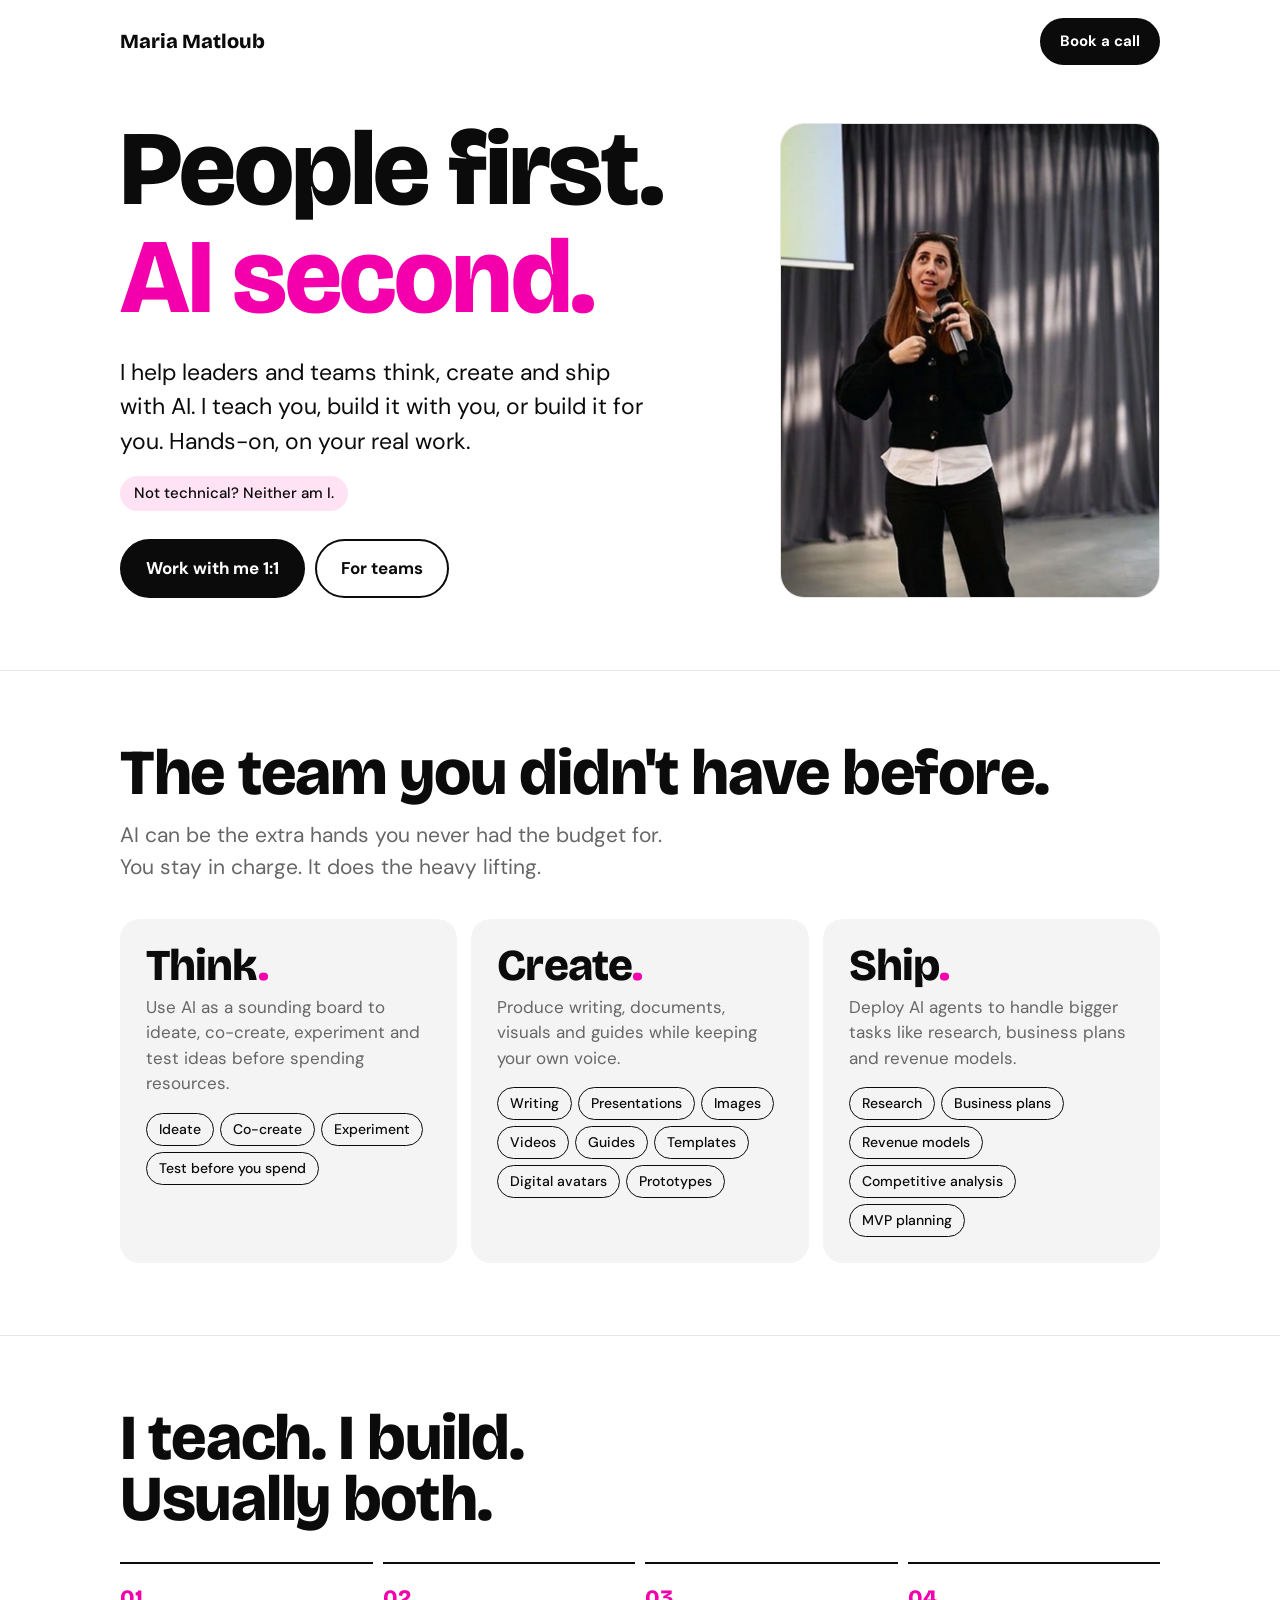
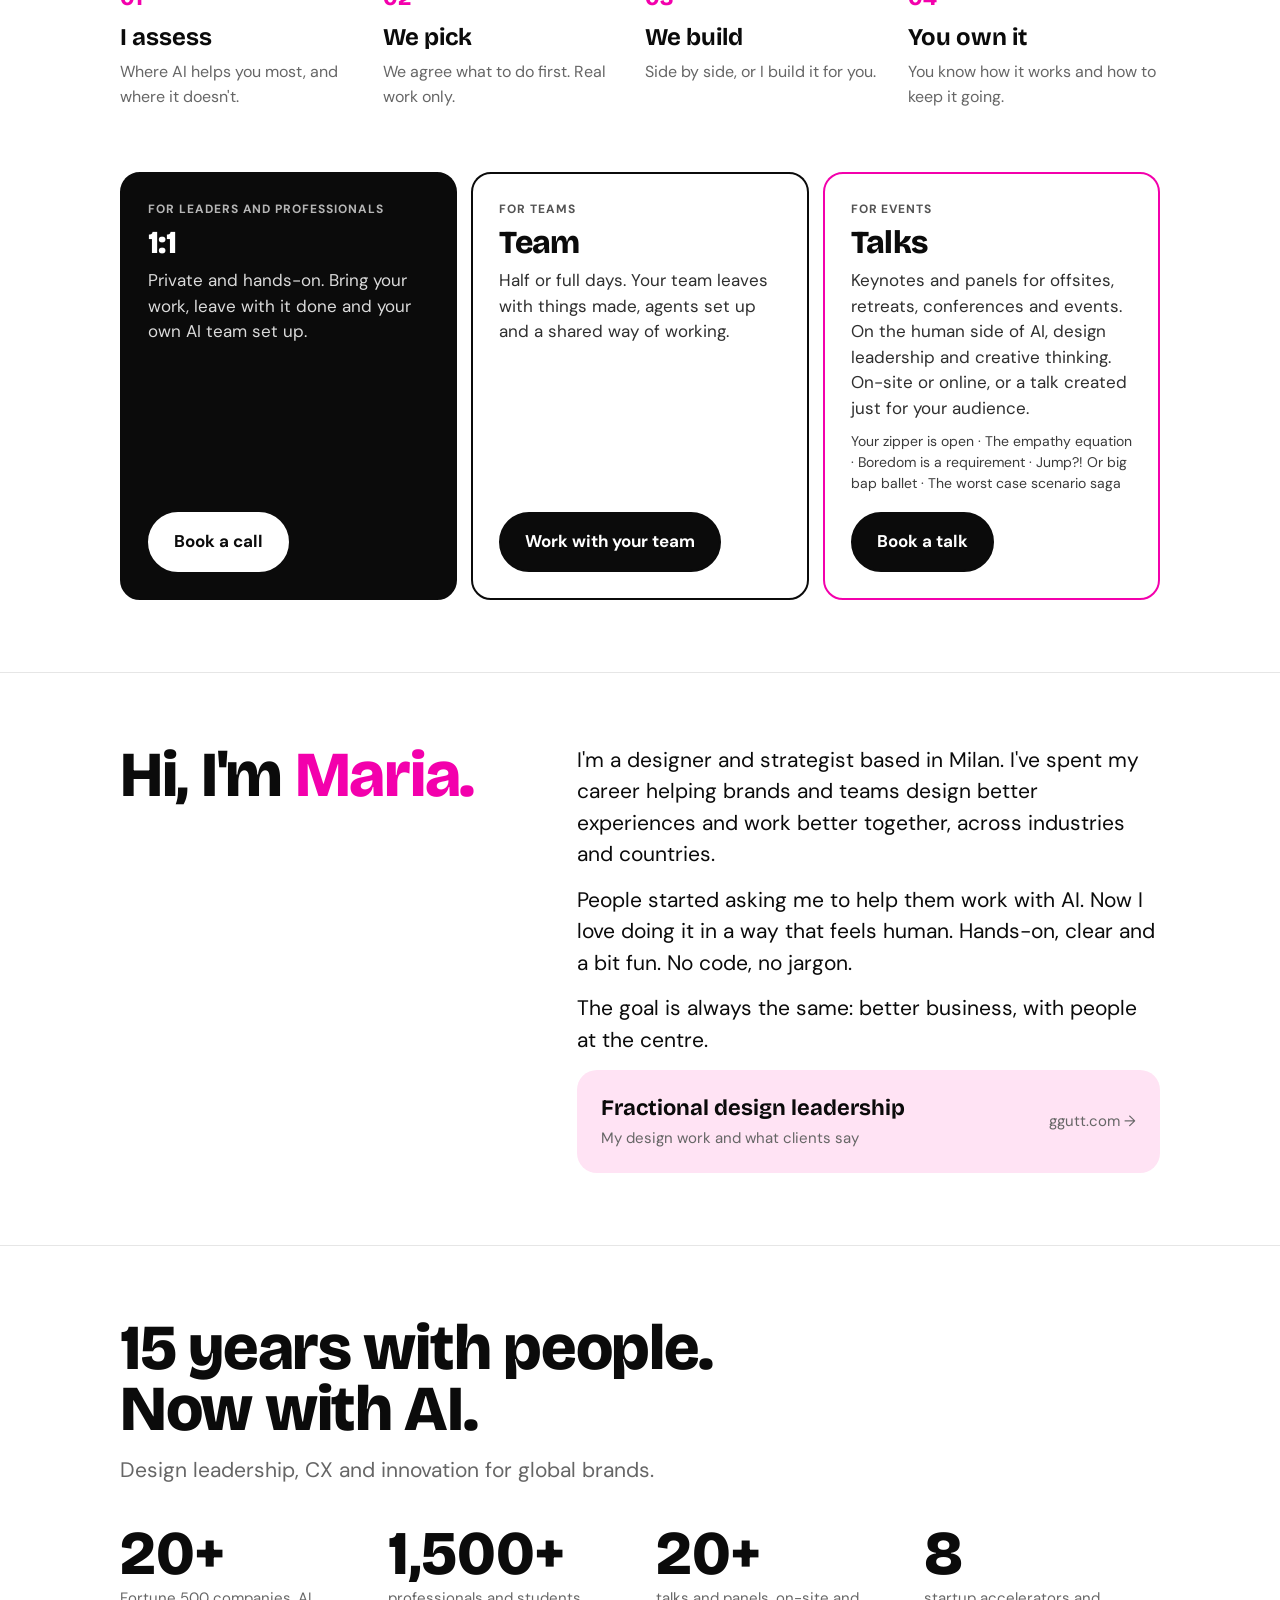
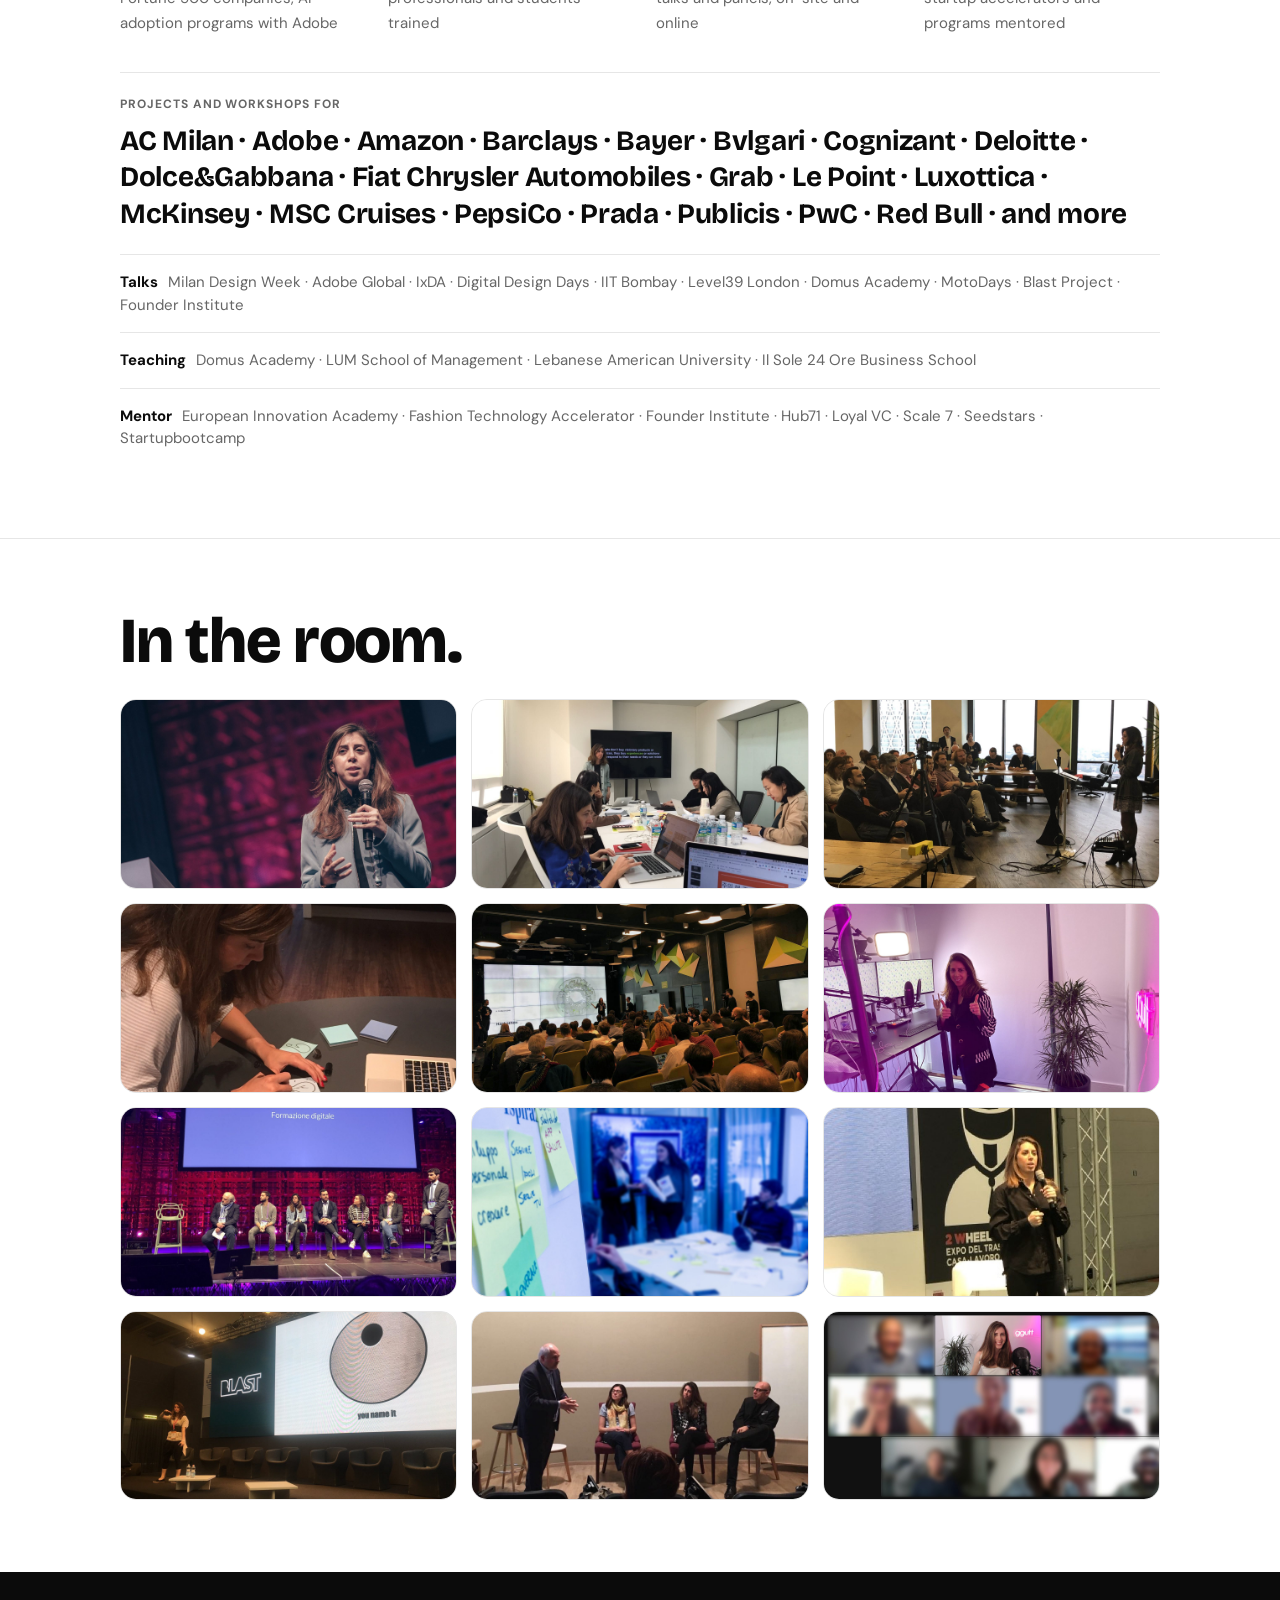
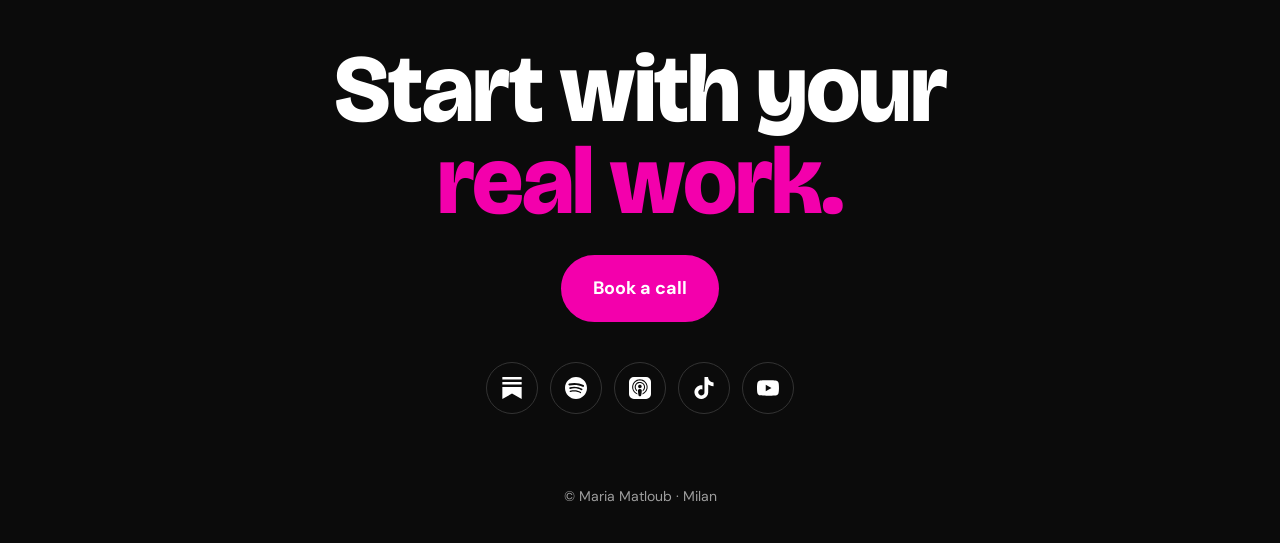
<file: index_1.html>
<!doctype html>
<html lang="en" data-palette="pink">
<head>
<meta charset="utf-8">
<meta name="viewport" content="width=device-width, initial-scale=1">
<title>Maria Matloub · People first. AI second.</title>
<meta name="description" content="I help leaders and teams think, create and ship with AI. Hands-on, on your real work. 1:1, team sessions and talks.">
<meta property="og:title" content="Maria Matloub · People first. AI second.">
<meta property="og:description" content="Hands-on AI for leaders and teams. 1:1, team sessions and talks.">
<meta property="og:image" content="https://mariamatloub.com/images/share.jpg">
<meta name="twitter:card" content="summary_large_image">
<link rel="preconnect" href="https://fonts.googleapis.com">
<link rel="preconnect" href="https://fonts.gstatic.com" crossorigin>
<link href="https://fonts.googleapis.com/css2?family=Bricolage+Grotesque:opsz,wght@12..96,500;12..96,700;12..96,800&family=DM+Sans:wght@400;500;700&display=swap" rel="stylesheet">
<style>
:root{--display:'Bricolage Grotesque',system-ui,sans-serif;--body:'DM Sans',system-ui,sans-serif}
/* palette options (preview only, pick one) */
[data-palette="mono"]{--paper:#FFFFFF;--ink:#0B0B0B;--muted:#6B6B6B;--line:#E6E6E6;--card:#F4F4F4;--accent:#0B0B0B;--on-accent:#FFFFFF;--soft:#EDEDED;--deep:#0B0B0B;--on-deep:#FFFFFF;--deep-line:#333}
[data-palette="mono"] .hero h1 span{color:transparent;-webkit-text-stroke:2px #0B0B0B}
[data-palette="pink"]{--paper:#FFFFFF;--ink:#0B0B0B;--muted:#666666;--line:#E6E6E6;--card:#F4F4F4;--accent:#F300AC;--on-accent:#FFFFFF;--soft:#FFE3F4;--deep:#0B0B0B;--on-deep:#FFFFFF;--deep-line:#333333}
[data-palette="night"]{--paper:#070738;--ink:#FFFFFF;--muted:#B4B3D0;--line:#1F1F55;--card:#10104A;--accent:#F300AC;--on-accent:#FFFFFF;--soft:#2A1450;--deep:#03031F;--on-deep:#FFFFFF;--deep-line:#2C2C5E}

*{box-sizing:border-box;margin:0;padding:0}
html{scroll-behavior:smooth}
body{background:var(--paper);color:var(--ink);font-family:var(--body);font-size:17px;line-height:1.5;-webkit-font-smoothing:antialiased;transition:background .3s,color .3s}
a{color:inherit}
.wrap{max-width:1080px;margin:0 auto;padding:0 20px}
section{padding:72px 0;border-top:1px solid var(--line);scroll-margin-top:12px}
h1,h2,h3{font-family:var(--display);line-height:.95;letter-spacing:-.02em}
h2{font-size:clamp(36px,7vw,64px);font-weight:800;margin-bottom:16px}
.lead{font-size:clamp(18px,2.2vw,21px);color:var(--muted);max-width:580px}
.btn{display:inline-block;padding:15px 24px;border-radius:999px;font-weight:700;text-decoration:none;border:2px solid var(--ink);transition:transform .15s}
.btn:hover{transform:translateY(-2px)}
.btn.primary{background:var(--ink);color:var(--paper)}
.btn.accent{background:var(--accent);border-color:var(--accent);color:var(--on-accent)}
.btns{display:flex;flex-wrap:wrap;gap:10px;margin-top:28px}

nav{display:flex;justify-content:space-between;align-items:center;padding:18px 0}
.logo{font-family:var(--display);font-weight:800;font-size:20px}
nav .btn{padding:10px 18px;font-size:15px}

.hero{padding:32px 0 72px;border:0}
.hero-grid{display:grid;gap:36px;align-items:end}
.hero h1{font-size:clamp(50px,11vw,106px);font-weight:800;line-height:1.02}
.hero h1 span{color:var(--accent);white-space:nowrap}
.hero .sub{font-size:clamp(19px,2.4vw,23px);margin-top:24px;max-width:540px}
.tag{display:inline-block;margin-top:18px;background:var(--soft);padding:6px 14px;border-radius:999px;font-weight:500;font-size:15px}
.portrait{position:relative;overflow:hidden;aspect-ratio:4/5;background:var(--card);border:1px solid var(--line);border-radius:24px;display:grid;place-items:center;color:var(--muted);font-size:14px;width:100%;max-width:380px}
@media(min-width:860px){.hero-grid{grid-template-columns:minmax(0,1.5fr) minmax(0,1fr)}.portrait{justify-self:end}}

.tcs{display:grid;gap:14px;margin-top:36px}
@media(min-width:860px){.tcs{grid-template-columns:repeat(3,1fr)}}
.tcs article{background:var(--card);border-radius:20px;padding:26px}
.tcs h3{font-size:44px;font-weight:800}
.tcs h3 i{font-style:normal;color:var(--accent)}
.tcs p{color:var(--muted);margin:8px 0 16px}
.chips{display:flex;flex-wrap:wrap;gap:6px}
.chips li{list-style:none;border:1.5px solid var(--ink);border-radius:999px;padding:5px 12px;font-size:14px;font-weight:500}

.steps{display:grid;gap:10px;margin:32px 0 44px;counter-reset:s}
@media(min-width:860px){.steps{grid-template-columns:repeat(4,1fr)}}
.steps div{counter-increment:s;padding:18px 0;border-top:2px solid var(--ink)}
.steps div::before{content:"0" counter(s);font-family:var(--display);font-weight:800;color:var(--accent);display:block;font-size:22px}
.steps b{font-family:var(--display);font-size:24px;display:block;margin:4px 0}
.steps span{color:var(--muted);font-size:16px}
.offers{display:grid;gap:14px}
@media(min-width:860px){.offers{grid-template-columns:repeat(3,1fr)}}
.offer{border:2px solid var(--ink);border-radius:20px;padding:26px;display:flex;flex-direction:column;gap:10px;scroll-margin-top:16px}
.offer.dark{background:var(--deep);color:var(--on-deep);border-color:var(--deep)}
.offer small{font-weight:700;text-transform:uppercase;letter-spacing:.08em;font-size:12px;opacity:.7}
.offer h3{font-size:32px;font-weight:800}
.offer p{opacity:.85;flex:1}
.offer .talks{font-size:14px;opacity:.8}
.offer .btn{align-self:flex-start;margin-top:8px;transition:transform .15s,background .15s,border-color .15s,color .15s}
.offer .btn.primary:hover,.offer .btn.light:hover{background:var(--accent);border-color:var(--accent);color:#fff}
.btn.light{background:#fff;border-color:#fff;color:var(--ink)}
.offer.talks-card{border-color:var(--accent)}

.stats{display:grid;grid-template-columns:1fr 1fr;gap:26px 20px;margin:36px 0}
@media(min-width:860px){.stats{grid-template-columns:repeat(4,1fr);gap:26px 32px}}
.stats b{font-family:var(--display);font-size:clamp(44px,6vw,62px);font-weight:800;display:block;line-height:1}
.stats span{color:var(--muted);font-size:15px}
.strip{border-top:1px solid var(--line);padding:16px 0;font-size:15px;color:var(--muted)}
.strip b{color:var(--ink);margin-right:6px}
.bio .more{margin-top:10px}
.more{display:flex;justify-content:space-between;align-items:center;gap:12px;flex-wrap:wrap;background:var(--soft);border-radius:20px;padding:22px 24px;margin-top:20px;text-decoration:none}
.more b{font-family:var(--display);font-size:22px}
.more span{font-size:15px;color:var(--muted)}

.brands{border-top:1px solid var(--line);padding:22px 0}
.brands small{display:block;font-weight:700;text-transform:uppercase;letter-spacing:.08em;font-size:12px;color:var(--muted);margin-bottom:10px}
.brands span{white-space:nowrap}
.brands p{font-family:var(--display);font-weight:700;font-size:clamp(20px,2.6vw,28px);line-height:1.3;letter-spacing:-.01em}
.gallery{display:grid;grid-template-columns:1fr;gap:10px;margin-top:28px}
@media(min-width:560px){.gallery{grid-template-columns:1fr 1fr}}
@media(min-width:860px){.gallery{grid-template-columns:repeat(3,1fr);gap:14px}}
.gallery figure{position:relative;aspect-ratio:16/9;border-radius:16px;overflow:hidden;background:var(--card);border:1px solid var(--line)}
.gallery figure div{position:absolute;inset:0;display:grid;place-items:center;color:var(--muted);font-size:13px}
.portrait img{position:absolute;inset:0;width:100%;height:100%;object-fit:cover}
.gallery figure img{position:absolute;inset:0;width:100%;height:100%;object-fit:cover;display:block}
.end{background:var(--deep);color:var(--on-deep);border:0;text-align:center}
.end h2{font-size:clamp(44px,9vw,96px)}
.end h2 span{color:var(--accent)}
[data-palette="mono"] .end h2 span,[data-palette="mono"] .offer.dark .btn.accent,[data-palette="mono"] .end .btn.accent{color:#fff}
[data-palette="mono"] .offer.dark .btn.accent,[data-palette="mono"] .end .btn.accent{background:#fff;color:#0B0B0B;border-color:#fff}
.end .btn{font-size:18px;padding:18px 30px}
.links{display:flex;flex-wrap:wrap;justify-content:center;gap:12px;margin-top:40px}
.links a{display:grid;place-items:center;width:52px;height:52px;border:1.5px solid var(--deep-line);border-radius:50%;transition:background .15s,border-color .15s}
.links a:hover{background:var(--accent);border-color:var(--accent)}
.links svg{width:22px;height:22px;fill:currentColor}
footer{background:var(--deep);color:var(--on-deep);font-size:14px;text-align:center;padding:0 20px 100px}
footer span{opacity:.6}
@media(min-width:860px){footer{padding-bottom:36px}}

.sticky{transition:opacity .2s,transform .2s;position:fixed;left:12px;right:12px;bottom:12px;z-index:9;text-align:center;background:var(--accent);color:var(--on-accent);padding:15px;border-radius:999px;font-weight:700;text-decoration:none;box-shadow:0 8px 24px rgba(0,0,0,.2)}
[data-palette="mono"] .sticky{background:#0B0B0B;color:#fff}
@media(min-width:860px){.sticky{display:none}}

/* preview-only palette switcher */
.switch{position:fixed;top:12px;left:50%;transform:translateX(-50%);z-index:20;display:flex;gap:4px;background:#fff;border:1px solid #ddd;border-radius:999px;padding:4px;box-shadow:0 4px 16px rgba(0,0,0,.12);font-family:var(--body)}
.switch button{border:0;background:none;border-radius:999px;padding:7px 12px;font-size:13px;font-weight:600;cursor:pointer;color:#111}
.switch button.on{background:#111;color:#fff}
body{padding-top:0}

@media(min-width:860px){.switch{top:auto;bottom:16px}}

dialog{margin:auto;border:0;border-radius:24px;padding:0;width:min(560px,calc(100% - 24px));max-height:calc(100dvh - 24px);background:var(--paper);color:var(--ink);font-family:var(--body)}
dialog::backdrop{background:rgba(0,0,0,.55)}
#contact-form{display:flex;flex-direction:column;gap:14px;padding:26px}
.m-head{display:flex;justify-content:space-between;align-items:center}
.m-head h3{font-size:34px;font-weight:800}
.m-close{border:0;background:var(--card);width:40px;height:40px;border-radius:50%;font-size:24px;cursor:pointer;color:var(--ink)}
#contact-form label{display:flex;flex-direction:column;gap:6px;font-size:14px;font-weight:600}
#contact-form em{font-style:normal;font-weight:400;color:var(--muted)}
#contact-form input,#contact-form select,#contact-form textarea{font:inherit;font-weight:400;font-size:16px;padding:12px 14px;border:1.5px solid var(--line);border-radius:12px;background:#fff;color:var(--ink);width:100%}
#contact-form input:focus,#contact-form select:focus,#contact-form textarea:focus{outline:none;border-color:var(--accent)}
.m-row{display:grid;grid-template-columns:1fr 1fr;gap:10px}
.m-phone{display:grid;grid-template-columns:minmax(0,150px) 1fr;gap:8px}
.m-choice{border:0;display:grid;grid-template-columns:1fr 1fr;gap:8px}
.m-choice label{position:relative}
.m-choice input{position:absolute;opacity:0}
.m-choice span{display:block;text-align:center;padding:12px;border:1.5px solid var(--ink);border-radius:999px;font-size:15px;cursor:pointer}
.m-choice input:checked+span{background:var(--ink);color:var(--paper)}
.m-choice input:focus-visible+span{outline:2px solid var(--accent);outline-offset:2px}
.m-send{align-self:stretch;text-align:center;cursor:pointer;font-size:17px}
.m-note{font-size:14px;color:var(--muted);min-height:1em}
button.btn{font:inherit;font-weight:700;cursor:pointer}
@media(max-width:480px){.m-row{grid-template-columns:1fr}}
.bio h2 span{color:var(--accent)}
.bio .lead{max-width:620px;color:var(--ink);margin-bottom:14px}
.bio-grid{display:grid;gap:12px}
@media(min-width:860px){.bio-grid{grid-template-columns:minmax(0,1fr) minmax(0,1.4fr);gap:40px;align-items:start}}
</style>
</head>
<body>


<div class="wrap">
  <nav><div class="logo">Maria Matloub</div><a class="btn primary" href="#one">Book a call</a></nav>

  <header class="hero">
    <div class="hero-grid">
      <div>
        <h1>People first.<br><span>AI second.</span></h1>
        <p class="sub">I help leaders and teams think, create and ship with AI. I teach you, build it with you, or build it for you. Hands-on, on your real work.</p>
        <span class="tag">Not technical? Neither am I.</span>
        <div class="btns">
          <a class="btn primary" href="#one">Work with me 1:1</a>
          <a class="btn" href="#team">For teams</a>
        </div>
      </div>
      <div class="portrait">[ portrait of Maria ]<img src="images/portrait.jpg" alt="Maria Matloub speaking" width="800" height="1000" onerror="this.remove()"></div>
    </div>
  </header>
</div>

<section>
  <div class="wrap">
    <h2>The team you didn't have before.</h2>
    <p class="lead">AI can be the extra hands you never had the budget for. You stay in charge. It does the heavy lifting.</p>
    <div class="tcs">
      <article>
        <h3>Think<i>.</i></h3>
        <p>Use AI as a sounding board to ideate, co-create, experiment and test ideas before spending resources.</p>
        <ul class="chips"><li>Ideate</li><li>Co-create</li><li>Experiment</li><li>Test before you spend</li></ul>
      </article>
      <article>
        <h3>Create<i>.</i></h3>
        <p>Produce writing, documents, visuals and guides while keeping your own voice.</p>
        <ul class="chips"><li>Writing</li><li>Presentations</li><li>Images</li><li>Videos</li><li>Guides</li><li>Templates</li><li>Digital avatars</li><li>Prototypes</li></ul>
      </article>
      <article>
        <h3>Ship<i>.</i></h3>
        <p>Deploy AI agents to handle bigger tasks like research, business plans and revenue models.</p>
        <ul class="chips"><li>Research</li><li>Business plans</li><li>Revenue models</li><li>Competitive analysis</li><li>MVP planning</li></ul>
      </article>
    </div>
  </div>
</section>

<section id="work">
  <div class="wrap">
    <h2>I teach. I build.<br>Usually both.</h2>
    <div class="steps">
      <div><b>I assess</b><span>Where AI helps you most, and where it doesn't.</span></div>
      <div><b>We pick</b><span>We agree what to do first. Real work only.</span></div>
      <div><b>We build</b><span>Side by side, or I build it for you.</span></div>
      <div><b>You own it</b><span>You know how it works and how to keep it going.</span></div>
    </div>
    <div class="offers">
      <div class="offer dark" id="one">
        <small>For leaders and professionals</small>
        <h3>1:1</h3>
        <p>Private and hands-on. Bring your work, leave with it done and your own AI team set up.</p>
        <a class="btn light" href="https://calendar.app.google/opNffSuBsnyb6kNG7" target="_blank" rel="noopener">Book a call</a>
      </div>
      <div class="offer" id="team">
        <small>For teams</small>
        <h3>Team</h3>
        <p>Half or full days. Your team leaves with things made, agents set up and a shared way of working.</p>
        <button class="btn primary" type="button" data-contact="team">Work with your team</button>
      </div>
      <div class="offer talks-card" id="talks">
        <small>For events</small>
        <h3>Talks</h3>
        <p>Keynotes and panels for offsites, retreats, conferences and events. On the human side of AI, design leadership and creative thinking. On-site or online, or a talk created just for your audience.</p>
        <p class="talks">Your zipper is open · The empathy equation · Boredom is a requirement · Jump?! Or big bap ballet · The worst case scenario saga</p>
        <button class="btn primary" type="button" data-contact="talk">Book a talk</button>
      </div>
    </div>
  </div>
</section>

<section class="bio">
  <div class="wrap bio-grid">
    <h2>Hi, I'm <span>Maria.</span></h2>
    <div>
      <p class="lead">I'm a designer and strategist based in Milan. I've spent my career helping brands and teams design better experiences and work better together, across industries and countries.</p>
      <p class="lead">People started asking me to help them work with AI. Now I love doing it in a way that feels human. Hands-on, clear and a bit fun. No code, no jargon.</p>
      <p class="lead">The goal is always the same: better business, with people at the centre.</p>
      <a class="more" href="https://ggutt.com" target="_blank" rel="noopener"><div><b>Fractional design leadership</b><br><span>My design work and what clients say</span></div><span>ggutt.com →</span></a>
    </div>
  </div>
</section>

<section>
  <div class="wrap">
    <h2>15 years with people.<br>Now with AI.</h2>
    <p class="lead">Design leadership, CX and innovation for global brands.</p>
    <div class="stats">
      <div><b>20+</b><span>Fortune 500 companies, AI adoption programs with Adobe</span></div>
      <div><b>1,500+</b><span>professionals and students trained</span></div>
      <div><b>20+</b><span>talks and panels, on-site and online</span></div>
      <div><b>8</b><span>startup accelerators and programs mentored</span></div>
    </div>
    <div class="brands">
      <small>Projects and workshops for</small>
      <p><span>AC Milan</span> · <span>Adobe</span> · <span>Amazon</span> · <span>Barclays</span> · <span>Bayer</span> · <span>Bvlgari</span> · <span>Cognizant</span> · <span>Deloitte</span> · <span>Dolce&amp;Gabbana</span> · <span>Fiat Chrysler Automobiles</span> · <span>Grab</span> · <span>Le Point</span> · <span>Luxottica</span> · <span>McKinsey</span> · <span>MSC Cruises</span> · <span>PepsiCo</span> · <span>Prada</span> · <span>Publicis</span> · <span>PwC</span> · <span>Red Bull</span> · <span>and more</span></p>
    </div>
    <div class="strip"><b>Talks</b> Milan Design Week · Adobe Global · IxDA · Digital Design Days · IIT Bombay · Level39 London · Domus Academy · MotoDays · Blast Project · Founder Institute</div>
    <div class="strip"><b>Teaching</b> Domus Academy · LUM School of Management · Lebanese American University · Il Sole 24 Ore Business School</div>
    <div class="strip"><b>Mentor</b> European Innovation Academy · Fashion Technology Accelerator · Founder Institute · Hub71 · Loyal VC · Scale 7 · Seedstars · Startupbootcamp</div>
  </div>
</section>

<section class="gallery-sec">
  <div class="wrap">
    <h2>In the room.</h2>
    <div class="gallery">
      <figure><div>[ photo 1 ]</div><img src="images/gallery-1.jpg" alt="Maria speaking at Digital Design Days" loading="lazy" width="1600" height="900" onerror="this.remove()"></figure>
      <figure><div>[ photo 2 ]</div><img src="images/gallery-2.jpg" alt="Workshop in Seoul" loading="lazy" width="1600" height="900" onerror="this.remove()"></figure>
      <figure><div>[ photo 3 ]</div><img src="images/gallery-3.jpg" alt="Talk in London" loading="lazy" width="1600" height="900" onerror="this.remove()"></figure>
      <figure><div>[ photo 4 ]</div><img src="images/gallery-4.jpg" alt="Sketching ideas by hand" loading="lazy" width="1600" height="900" onerror="this.remove()"></figure>
      <figure><div>[ photo 5 ]</div><img src="images/gallery-5.jpg" alt="Hackathon kickoff" loading="lazy" width="1600" height="900" onerror="this.remove()"></figure>
      <figure><div>[ photo 6 ]</div><img src="images/gallery-6.jpg" alt="In the GGUTT Talks studio" loading="lazy" width="1600" height="900" onerror="this.remove()"></figure>
      <figure><div>[ photo 7 ]</div><img src="images/gallery-7.jpg" alt="Panel on digital learning" loading="lazy" width="1600" height="900" onerror="this.remove()"></figure>
      <figure><div>[ photo 8 ]</div><img src="images/gallery-8.jpg" alt="Team workshop with sticky notes" loading="lazy" width="1600" height="900" onerror="this.remove()"></figure>
      <figure><div>[ photo 9 ]</div><img src="images/gallery-9.jpg" alt="Talk at the Agorà stage" loading="lazy" width="960" height="540" onerror="this.remove()"></figure>
      <figure><div>[ photo 10 ]</div><img src="images/gallery-10.jpg" alt="Talk at Blast" loading="lazy" width="1600" height="900" onerror="this.remove()"></figure>
      <figure><div>[ photo 11 ]</div><img src="images/gallery-11.jpg" alt="Panel discussion" loading="lazy" width="1600" height="900" onerror="this.remove()"></figure>
      <figure><div>[ photo 12 ]</div><img src="images/gallery-12.jpg" alt="Online session from the GGUTT studio" loading="lazy" width="1600" height="900" onerror="this.remove()"></figure>
    </div>
  </div>
</section>

<section class="end">
  <div class="wrap">
    <h2>Start with your<br><span>real work.</span></h2>
    <div class="btns" style="justify-content:center"><a class="btn accent" href="https://calendar.app.google/opNffSuBsnyb6kNG7" target="_blank" rel="noopener">Book a call</a></div>
    <div class="links"><a href="https://ggutt.substack.com/" target="_blank" rel="noopener" aria-label="Substack" title="Substack"><svg viewBox="0 0 24 24" aria-hidden="true"><path d="M22.539 8.242H1.46V5.406h21.08v2.836zM1.46 10.812V24L12 18.11 22.54 24V10.812H1.46zM22.54 0H1.46v2.836h21.08V0z"/></svg></a><a href="https://open.spotify.com/show/3f6umKidYdhdoPnxUMQM2e" target="_blank" rel="noopener" aria-label="Spotify" title="Spotify"><svg viewBox="0 0 24 24" aria-hidden="true"><path d="M12 0C5.4 0 0 5.4 0 12s5.4 12 12 12 12-5.4 12-12S18.66 0 12 0zm5.521 17.34c-.24.359-.66.48-1.021.24-2.82-1.74-6.36-2.101-10.561-1.141-.418.122-.779-.179-.899-.539-.12-.421.18-.78.54-.9 4.56-1.021 8.52-.6 11.64 1.32.42.18.479.659.301 1.02zm1.44-3.3c-.301.42-.841.6-1.262.3-3.239-1.98-8.159-2.58-11.939-1.38-.479.12-1.02-.12-1.14-.6-.12-.48.12-1.021.6-1.141C9.6 9.9 15 10.561 18.72 12.84c.361.181.54.78.241 1.2zm.12-3.36C15.24 8.4 8.82 8.16 5.16 9.301c-.6.179-1.2-.181-1.38-.721-.18-.601.18-1.2.72-1.381 4.26-1.26 11.28-1.02 15.721 1.621.539.3.719 1.02.419 1.56-.299.421-1.02.599-1.559.3z"/></svg></a><a href="https://podcasts.apple.com/us/podcast/gguttalks/id1546998038" target="_blank" rel="noopener" aria-label="Apple Podcasts" title="Apple Podcasts"><svg viewBox="0 0 24 24" aria-hidden="true"><path d="M5.34 0A5.328 5.328 0 000 5.34v13.32A5.328 5.328 0 005.34 24h13.32A5.328 5.328 0 0024 18.66V5.34A5.328 5.328 0 0018.66 0zm6.525 2.568c2.336 0 4.448.902 6.056 2.587 1.224 1.272 1.912 2.619 2.264 4.392.12.59.12 2.2.007 2.864a8.506 8.506 0 01-3.24 5.296c-.608.46-2.096 1.261-2.336 1.261-.088 0-.096-.091-.056-.46.072-.592.144-.715.48-.856.536-.224 1.448-.874 2.008-1.435a7.644 7.644 0 002.008-3.536c.208-.824.184-2.656-.048-3.504-.728-2.696-2.928-4.792-5.624-5.352-.784-.16-2.208-.16-3 0-2.728.56-4.984 2.76-5.672 5.528-.184.752-.184 2.584 0 3.336.456 1.832 1.64 3.512 3.192 4.512.304.2.672.408.824.472.336.144.408.264.472.856.04.36.03.464-.056.464-.056 0-.464-.176-.896-.384l-.04-.03c-2.472-1.216-4.056-3.274-4.632-6.012-.144-.706-.168-2.392-.03-3.04.36-1.74 1.048-3.1 2.192-4.304 1.648-1.737 3.768-2.656 6.128-2.656zm.134 2.81c.409.004.803.04 1.106.106 2.784.62 4.76 3.408 4.376 6.174-.152 1.114-.536 2.03-1.216 2.88-.336.43-1.152 1.15-1.296 1.15-.023 0-.048-.272-.048-.603v-.605l.416-.496c1.568-1.878 1.456-4.502-.256-6.224-.664-.67-1.432-1.064-2.424-1.246-.64-.118-.776-.118-1.448-.008-1.02.167-1.81.562-2.512 1.256-1.72 1.704-1.832 4.342-.264 6.222l.413.496v.608c0 .336-.027.608-.06.608-.03 0-.264-.16-.512-.36l-.034-.011c-.832-.664-1.568-1.842-1.872-2.997-.184-.698-.184-2.024.008-2.72.504-1.878 1.888-3.335 3.808-4.019.41-.145 1.133-.22 1.814-.211zm-.13 2.99c.31 0 .62.06.844.178.488.253.888.745 1.04 1.259.464 1.578-1.208 2.96-2.72 2.254h-.015c-.712-.331-1.096-.956-1.104-1.77 0-.733.408-1.371 1.112-1.745.224-.117.534-.176.844-.176zm-.011 4.728c.988-.004 1.706.349 1.97.97.198.464.124 1.932-.218 4.302-.232 1.656-.36 2.074-.68 2.356-.44.39-1.064.498-1.656.288h-.003c-.716-.257-.87-.605-1.164-2.644-.341-2.37-.416-3.838-.218-4.302.262-.616.974-.966 1.97-.97z"/></svg></a><a href="https://www.tiktok.com/@maria_ggutt" target="_blank" rel="noopener" aria-label="TikTok" title="TikTok"><svg viewBox="0 0 24 24" aria-hidden="true"><path d="M12.525.02c1.31-.02 2.61-.01 3.91-.02.08 1.53.63 3.09 1.75 4.17 1.12 1.11 2.7 1.62 4.24 1.79v4.03c-1.44-.05-2.89-.35-4.2-.97-.57-.26-1.1-.59-1.62-.93-.01 2.92.01 5.84-.02 8.75-.08 1.4-.54 2.79-1.35 3.94-1.31 1.92-3.58 3.17-5.91 3.21-1.43.08-2.86-.31-4.08-1.03-2.02-1.19-3.44-3.37-3.65-5.71-.02-.5-.03-1-.01-1.49.18-1.9 1.12-3.72 2.58-4.96 1.66-1.44 3.98-2.13 6.15-1.72.02 1.48-.04 2.96-.04 4.44-.99-.32-2.15-.23-3.02.37-.63.41-1.11 1.04-1.36 1.75-.21.51-.15 1.07-.14 1.61.24 1.64 1.82 3.02 3.5 2.87 1.12-.01 2.19-.66 2.77-1.61.19-.33.4-.67.41-1.06.1-1.79.06-3.57.07-5.36.01-4.03-.01-8.05.02-12.07z"/></svg></a><a href="https://www.youtube.com/@ggutt_hub" target="_blank" rel="noopener" aria-label="YouTube" title="YouTube"><svg viewBox="0 0 24 24" aria-hidden="true"><path d="M23.498 6.186a3.016 3.016 0 0 0-2.122-2.136C19.505 3.545 12 3.545 12 3.545s-7.505 0-9.377.505A3.017 3.017 0 0 0 .502 6.186C0 8.07 0 12 0 12s0 3.93.502 5.814a3.016 3.016 0 0 0 2.122 2.136c1.871.505 9.376.505 9.376.505s7.505 0 9.377-.505a3.015 3.015 0 0 0 2.122-2.136C24 15.93 24 12 24 12s0-3.93-.502-5.814zM9.545 15.568V8.432L15.818 12l-6.273 3.568z"/></svg></a></div>
  </div>
</section>
<footer><span>© Maria Matloub · Milan</span></footer>

<a class="sticky" href="#one">Book a call</a>
<script>
(function(){const st=document.querySelector('.sticky');const seen=new Set();
const io=new IntersectionObserver(es=>{es.forEach(e=>e.isIntersecting?seen.add(e.target):seen.delete(e.target));
const hide=seen.size>0;st.style.opacity=hide?0:1;st.style.transform=hide?'translateY(20px)':'none';st.style.pointerEvents=hide?'none':'auto';},{threshold:0.1});
document.querySelectorAll('.hero .btns, #one, .end').forEach(el=>io.observe(el));})();
</script>


<dialog id="contact" aria-labelledby="contact-title">
  <form method="POST" action="https://formsubmit.co/diana@ggutt.com" id="contact-form">
    <input type="hidden" name="_subject" value="New enquiry from mariamatloub.com"><input type="hidden" name="_template" value="table">
    <input type="text" name="_honey" style="display:none" tabindex="-1" autocomplete="off">
    <div class="m-head"><h3 id="contact-title">Let's talk.</h3><button type="button" class="m-close" aria-label="Close">×</button></div>
    <fieldset class="m-choice">
      <label><input type="radio" name="subject" value="Work with your team" required><span>Work with your team</span></label>
      <label><input type="radio" name="subject" value="Book a talk"><span>Book a talk</span></label>
    </fieldset>
    <div class="m-row">
      <label>Name<input name="name" autocomplete="given-name" required></label>
      <label>Surname<input name="surname" autocomplete="family-name" required></label>
    </div>
    <label>Company<input name="company" autocomplete="organization" required></label>
    <label>Email<input type="email" name="email" autocomplete="email" required></label>
    <label><span>Phone <em>(optional)</em></span>
      <div class="m-phone"><select name="country-code" aria-label="Country code"><option value="+39" selected>Italy +39</option><option value="+44">United Kingdom +44</option><option value="+1">United States / Canada +1</option><option value="+33">France +33</option><option value="+49">Germany +49</option><option value="+34">Spain +34</option><option value="+41">Switzerland +41</option><option value="+31">Netherlands +31</option><option value="+32">Belgium +32</option><option value="+351">Portugal +351</option><option value="+353">Ireland +353</option><option value="+43">Austria +43</option><option value="+46">Sweden +46</option><option value="+45">Denmark +45</option><option value="+47">Norway +47</option><option value="+30">Greece +30</option><option value="+961">Lebanon +961</option><option value="+971">United Arab Emirates +971</option><option value="+966">Saudi Arabia +966</option><option value="+974">Qatar +974</option><option value="+965">Kuwait +965</option><option value="+20">Egypt +20</option><option value="+962">Jordan +962</option><option value="+91">India +91</option><option value="+65">Singapore +65</option><option value="+61">Australia +61</option><option value="+82">South Korea +82</option><option value="+81">Japan +81</option><option value="+55">Brazil +55</option><option value="+27">South Africa +27</option><option value="other">Other</option></select><input type="tel" name="phone" autocomplete="tel-national" inputmode="tel"></div>
    </label>
    <label>Message<textarea name="message" rows="4" required placeholder="Tell me a bit about your team, event or dates."></textarea></label>
    <button class="btn accent m-send" type="submit">Send</button>
    <p class="m-note" aria-live="polite"></p>
  </form>
</dialog>
<script>
(function(){
  const d=document.getElementById('contact'),f=document.getElementById('contact-form'),note=f.querySelector('.m-note');
  document.querySelectorAll('[data-contact]').forEach(b=>b.addEventListener('click',()=>{
    const v=b.dataset.contact==='talk'?'Book a talk':'Work with your team';
    f.querySelector('input[value="'+v+'"]').checked=true; note.textContent=''; d.showModal();
  }));
  d.querySelector('.m-close').onclick=()=>d.close();
  d.addEventListener('click',e=>{if(e.target===d)d.close();});
  f.addEventListener('submit',e=>{
    e.preventDefault(); const btn=f.querySelector('.m-send'); btn.disabled=true; note.textContent='Sending...';
    fetch('https://formsubmit.co/ajax/diana@ggutt.com',{method:'POST',headers:{'Accept':'application/json'},body:new FormData(f)})
      .then(r=>{if(!r.ok)throw 0; f.reset(); note.textContent='Thank you. I will get back to you soon.';})
      .catch(()=>{note.textContent='Something went wrong. Please email diana@ggutt.com';})
      .finally(()=>{btn.disabled=false;});
  });
})();
</script>
</body>
</html>
</file>
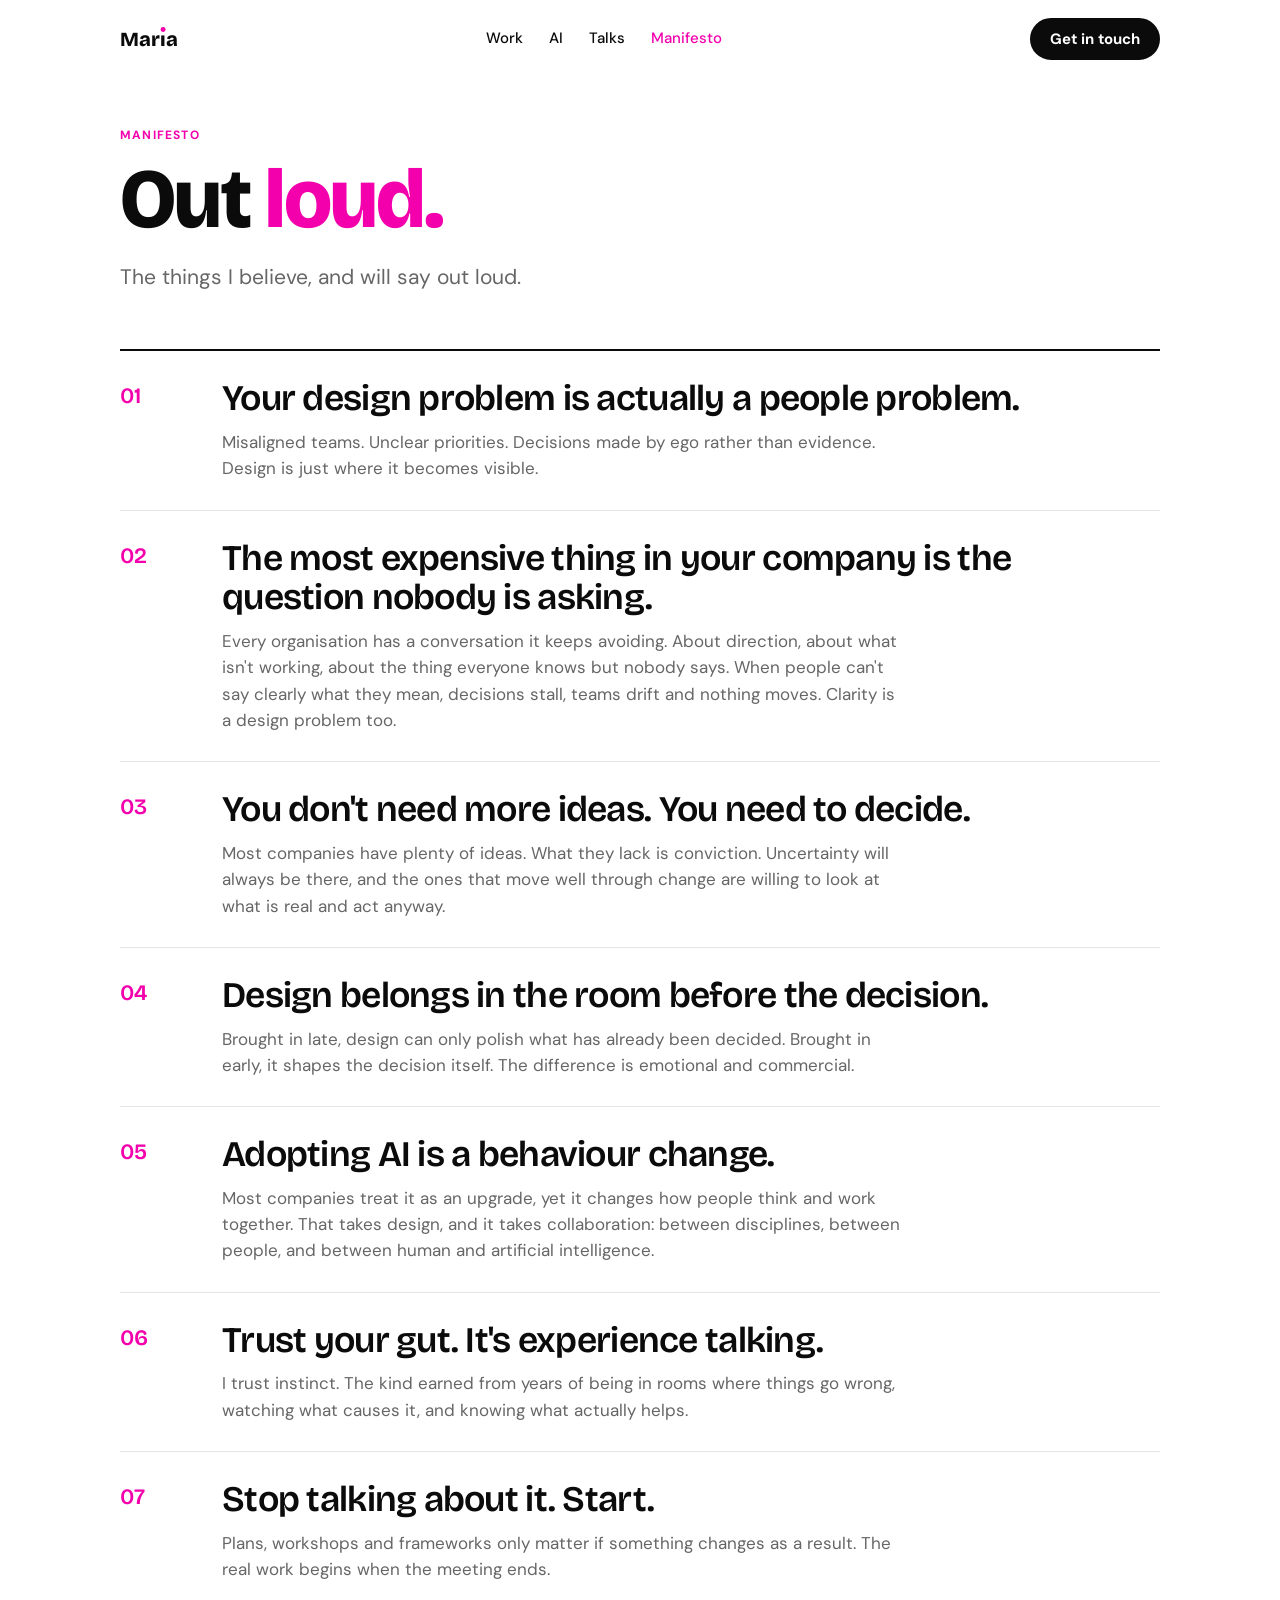
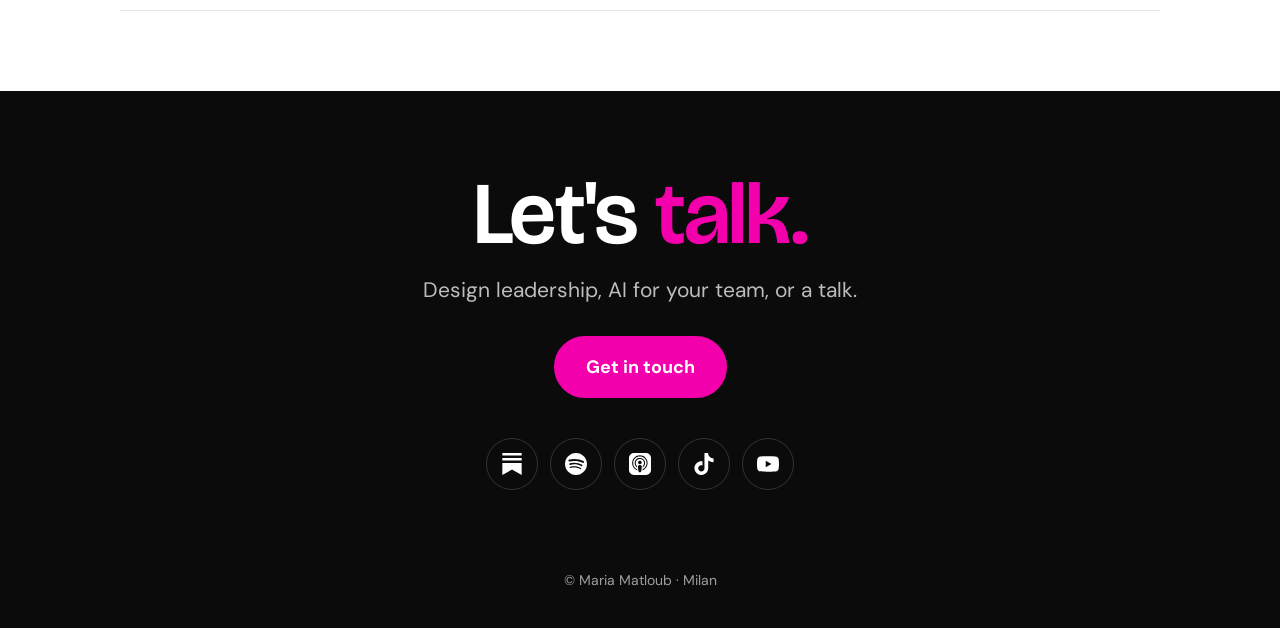
<file: manifesto.html>
<!doctype html>
<html lang="en">
<head>
<meta charset="utf-8">
<meta name="viewport" content="width=device-width, initial-scale=1">
<title>Manifesto · Maria Matloub</title>
<link rel="icon" href="favicon.ico" sizes="any">
<link rel="icon" type="image/png" href="favicon.png">
<link rel="apple-touch-icon" href="apple-touch-icon.png">
<meta name="description" content="What I believe about people, change and AI.">
<meta property="og:title" content="Manifesto · Maria Matloub">
<meta property="og:description" content="What I believe about people, change and AI.">
<meta property="og:image" content="https://mariamatloub.com/share.jpg">
<meta name="twitter:card" content="summary_large_image">
<link rel="preconnect" href="https://fonts.googleapis.com">
<link rel="preconnect" href="https://fonts.gstatic.com" crossorigin>
<link href="https://fonts.googleapis.com/css2?family=Bricolage+Grotesque:opsz,wght@12..96,400..800&family=DM+Sans:wght@400;500;700&display=swap" rel="stylesheet">
<link rel="stylesheet" href="style.css">
<style>.sent-ok{background:#F300AC;color:#fff;text-align:center;padding:12px 20px;font:500 15px "DM Sans",system-ui,sans-serif}</style>
</head>
<body>
<div class="wrap">
  <nav>
    <a class="logo" href="./" aria-label="Maria, home">Mar<span class="di">&#305;</span>a</a>
    <div class="menu"><a href="work.html">Work</a><a href="ai.html">AI</a><a href="talks.html">Talks</a><a href="manifesto.html" class="on">Manifesto</a></div>
    <button class="btn primary" data-contact="advisory">Get in touch</button>
  </nav>
</div>
<div class="wrap"><header class="page-head"><p class="eyebrow">Manifesto</p><h1>Out <span>loud.</span></h1><p class="lead">The things I believe, and will say out loud.</p></header></div>
<section style="padding-top:0;border:0">
  <div class="wrap">
    <ol class="mlist"><li><span class="n">01</span><div><h3>Your design problem is actually a people problem.</h3><p>Misaligned teams. Unclear priorities. Decisions made by ego rather than evidence. Design is just where it becomes visible.</p></div></li><li><span class="n">02</span><div><h3>The most expensive thing in your company is the question nobody is asking.</h3><p>Every organisation has a conversation it keeps avoiding. About direction, about what isn't working, about the thing everyone knows but nobody says. When people can't say clearly what they mean, decisions stall, teams drift and nothing moves. Clarity is a design problem too.</p></div></li><li><span class="n">03</span><div><h3>You don't need more ideas. You need to decide.</h3><p>Most companies have plenty of ideas. What they lack is conviction. Uncertainty will always be there, and the ones that move well through change are willing to look at what is real and act anyway.</p></div></li><li><span class="n">04</span><div><h3>Design belongs in the room before the decision.</h3><p>Brought in late, design can only polish what has already been decided. Brought in early, it shapes the decision itself. The difference is emotional and commercial.</p></div></li><li><span class="n">05</span><div><h3>Adopting AI is a behaviour change.</h3><p>Most companies treat it as an upgrade, yet it changes how people think and work together. That takes design, and it takes collaboration: between disciplines, between people, and between human and artificial intelligence.</p></div></li><li><span class="n">06</span><div><h3>Trust your gut. It's experience talking.</h3><p>I trust instinct. The kind earned from years of being in rooms where things go wrong, watching what causes it, and knowing what actually helps.</p></div></li><li><span class="n">07</span><div><h3>Stop talking about it. Start.</h3><p>Plans, workshops and frameworks only matter if something changes as a result. The real work begins when the meeting ends.</p></div></li></ol>
  </div>
</section>

<section class="end">
  <div class="wrap">
    <h2>Let's <span>talk.</span></h2>
    <p class="lead">Design leadership, AI for your team, or a talk.</p>
    <button class="btn" data-contact="advisory">Get in touch</button>
    <div class="links"><a href="https://ggutt.substack.com/" target="_blank" rel="noopener" aria-label="Substack" title="Substack"><svg viewBox="0 0 24 24" aria-hidden="true"><path d="M22.539 8.242H1.46V5.406h21.08v2.836zM1.46 10.812V24L12 18.11 22.54 24V10.812H1.46zM22.54 0H1.46v2.836h21.08V0z"/></svg></a><a href="https://open.spotify.com/show/3f6umKidYdhdoPnxUMQM2e" target="_blank" rel="noopener" aria-label="Spotify" title="Spotify"><svg viewBox="0 0 24 24" aria-hidden="true"><path d="M12 0C5.4 0 0 5.4 0 12s5.4 12 12 12 12-5.4 12-12S18.66 0 12 0zm5.521 17.34c-.24.359-.66.48-1.021.24-2.82-1.74-6.36-2.101-10.561-1.141-.418.122-.779-.179-.899-.539-.12-.421.18-.78.54-.9 4.56-1.021 8.52-.6 11.64 1.32.42.18.479.659.301 1.02zm1.44-3.3c-.301.42-.841.6-1.262.3-3.239-1.98-8.159-2.58-11.939-1.38-.479.12-1.02-.12-1.14-.6-.12-.48.12-1.021.6-1.141C9.6 9.9 15 10.561 18.72 12.84c.361.181.54.78.241 1.2zm.12-3.36C15.24 8.4 8.82 8.16 5.16 9.301c-.6.179-1.2-.181-1.38-.721-.18-.601.18-1.2.72-1.381 4.26-1.26 11.28-1.02 15.721 1.621.539.3.719 1.02.419 1.56-.299.421-1.02.599-1.559.3z"/></svg></a><a href="https://podcasts.apple.com/us/podcast/gguttalks/id1546998038" target="_blank" rel="noopener" aria-label="Apple Podcasts" title="Apple Podcasts"><svg viewBox="0 0 24 24" aria-hidden="true"><path d="M5.34 0A5.328 5.328 0 000 5.34v13.32A5.328 5.328 0 005.34 24h13.32A5.328 5.328 0 0024 18.66V5.34A5.328 5.328 0 0018.66 0zm6.525 2.568c2.336 0 4.448.902 6.056 2.587 1.224 1.272 1.912 2.619 2.264 4.392.12.59.12 2.2.007 2.864a8.506 8.506 0 01-3.24 5.296c-.608.46-2.096 1.261-2.336 1.261-.088 0-.096-.091-.056-.46.072-.592.144-.715.48-.856.536-.224 1.448-.874 2.008-1.435a7.644 7.644 0 002.008-3.536c.208-.824.184-2.656-.048-3.504-.728-2.696-2.928-4.792-5.624-5.352-.784-.16-2.208-.16-3 0-2.728.56-4.984 2.76-5.672 5.528-.184.752-.184 2.584 0 3.336.456 1.832 1.64 3.512 3.192 4.512.304.2.672.408.824.472.336.144.408.264.472.856.04.36.03.464-.056.464-.056 0-.464-.176-.896-.384l-.04-.03c-2.472-1.216-4.056-3.274-4.632-6.012-.144-.706-.168-2.392-.03-3.04.36-1.74 1.048-3.1 2.192-4.304 1.648-1.737 3.768-2.656 6.128-2.656zm.134 2.81c.409.004.803.04 1.106.106 2.784.62 4.76 3.408 4.376 6.174-.152 1.114-.536 2.03-1.216 2.88-.336.43-1.152 1.15-1.296 1.15-.023 0-.048-.272-.048-.603v-.605l.416-.496c1.568-1.878 1.456-4.502-.256-6.224-.664-.67-1.432-1.064-2.424-1.246-.64-.118-.776-.118-1.448-.008-1.02.167-1.81.562-2.512 1.256-1.72 1.704-1.832 4.342-.264 6.222l.413.496v.608c0 .336-.027.608-.06.608-.03 0-.264-.16-.512-.36l-.034-.011c-.832-.664-1.568-1.842-1.872-2.997-.184-.698-.184-2.024.008-2.72.504-1.878 1.888-3.335 3.808-4.019.41-.145 1.133-.22 1.814-.211zm-.13 2.99c.31 0 .62.06.844.178.488.253.888.745 1.04 1.259.464 1.578-1.208 2.96-2.72 2.254h-.015c-.712-.331-1.096-.956-1.104-1.77 0-.733.408-1.371 1.112-1.745.224-.117.534-.176.844-.176zm-.011 4.728c.988-.004 1.706.349 1.97.97.198.464.124 1.932-.218 4.302-.232 1.656-.36 2.074-.68 2.356-.44.39-1.064.498-1.656.288h-.003c-.716-.257-.87-.605-1.164-2.644-.341-2.37-.416-3.838-.218-4.302.262-.616.974-.966 1.97-.97z"/></svg></a><a href="https://www.tiktok.com/@maria_ggutt" target="_blank" rel="noopener" aria-label="TikTok" title="TikTok"><svg viewBox="0 0 24 24" aria-hidden="true"><path d="M12.525.02c1.31-.02 2.61-.01 3.91-.02.08 1.53.63 3.09 1.75 4.17 1.12 1.11 2.7 1.62 4.24 1.79v4.03c-1.44-.05-2.89-.35-4.2-.97-.57-.26-1.1-.59-1.62-.93-.01 2.92.01 5.84-.02 8.75-.08 1.4-.54 2.79-1.35 3.94-1.31 1.92-3.58 3.17-5.91 3.21-1.43.08-2.86-.31-4.08-1.03-2.02-1.19-3.44-3.37-3.65-5.71-.02-.5-.03-1-.01-1.49.18-1.9 1.12-3.72 2.58-4.96 1.66-1.44 3.98-2.13 6.15-1.72.02 1.48-.04 2.96-.04 4.44-.99-.32-2.15-.23-3.02.37-.63.41-1.11 1.04-1.36 1.75-.21.51-.15 1.07-.14 1.61.24 1.64 1.82 3.02 3.5 2.87 1.12-.01 2.19-.66 2.77-1.61.19-.33.4-.67.41-1.06.1-1.79.06-3.57.07-5.36.01-4.03-.01-8.05.02-12.07z"/></svg></a><a href="https://www.youtube.com/@ggutt_hub" target="_blank" rel="noopener" aria-label="YouTube" title="YouTube"><svg viewBox="0 0 24 24" aria-hidden="true"><path d="M23.498 6.186a3.016 3.016 0 0 0-2.122-2.136C19.505 3.545 12 3.545 12 3.545s-7.505 0-9.377.505A3.017 3.017 0 0 0 .502 6.186C0 8.07 0 12 0 12s0 3.93.502 5.814a3.016 3.016 0 0 0 2.122 2.136c1.871.505 9.376.505 9.376.505s7.505 0 9.377-.505a3.015 3.015 0 0 0 2.122-2.136C24 15.93 24 12 24 12s0-3.93-.502-5.814zM9.545 15.568V8.432L15.818 12l-6.273 3.568z"/></svg></a></div>
  </div>
</section>
<footer><span>© Maria Matloub · Milan</span></footer>
<dialog id="contact" aria-labelledby="contact-title">
  <form method="POST" action="https://formsubmit.co/diana@ggutt.com" id="contact-form">
    <input type="hidden" name="_subject" value="New enquiry from mariamatloub.com"><input type="hidden" name="_template" value="table">
    <input type="text" name="_honey" style="display:none" tabindex="-1" autocomplete="off"><input type="hidden" name="_captcha" value="true"><input type="hidden" name="_next" value="">
    <div class="m-head"><h3 id="contact-title">Let's talk.</h3><button type="button" class="m-close" aria-label="Close">×</button></div>
    <fieldset class="m-choice">
      <label><input type="radio" name="subject" value="Design leadership" required><span>Design leadership</span></label>
      <label><input type="radio" name="subject" value="AI"><span>AI</span></label>
      <label><input type="radio" name="subject" value="Talks"><span>Talks</span></label>
    </fieldset>
    <div class="m-row">
      <label>Name<input name="name" autocomplete="given-name" required></label>
      <label>Surname<input name="surname" autocomplete="family-name" required></label>
    </div>
    <label>Company<input name="company" autocomplete="organization" required></label>
    <label>Email<input type="email" name="email" autocomplete="email" required></label>
    <label><span>Phone <em>(optional)</em></span>
      <div class="m-phone"><select name="country-code" aria-label="Country code"><option value="+39" selected>Italy +39</option><option value="+44">United Kingdom +44</option><option value="+1">United States / Canada +1</option><option value="+33">France +33</option><option value="+49">Germany +49</option><option value="+34">Spain +34</option><option value="+41">Switzerland +41</option><option value="+31">Netherlands +31</option><option value="+32">Belgium +32</option><option value="+351">Portugal +351</option><option value="+353">Ireland +353</option><option value="+43">Austria +43</option><option value="+46">Sweden +46</option><option value="+45">Denmark +45</option><option value="+47">Norway +47</option><option value="+30">Greece +30</option><option value="+961">Lebanon +961</option><option value="+971">United Arab Emirates +971</option><option value="+966">Saudi Arabia +966</option><option value="+974">Qatar +974</option><option value="+965">Kuwait +965</option><option value="+20">Egypt +20</option><option value="+962">Jordan +962</option><option value="+91">India +91</option><option value="+65">Singapore +65</option><option value="+61">Australia +61</option><option value="+82">South Korea +82</option><option value="+81">Japan +81</option><option value="+55">Brazil +55</option><option value="+27">South Africa +27</option><option value="other">Other</option></select><input type="tel" name="phone" autocomplete="tel-national" inputmode="tel"></div>
    
    </label>
    <label>Message<textarea name="message" rows="4" required placeholder="A few lines about what you have in mind."></textarea></label>
    <button class="btn m-send" type="submit">Send</button>
    <p class="m-note" aria-live="polite"></p>
  </form>
</dialog>
<script>
(function(){
  const d=document.getElementById('contact'),f=document.getElementById('contact-form'),note=f.querySelector('.m-note');
  const map={advisory:"Design leadership",ai:"AI",talk:"Talks"};
  document.querySelectorAll('[data-contact]').forEach(b=>b.addEventListener('click',e=>{
    e.preventDefault(); f.querySelector('input[value="'+(map[b.dataset.contact]||"Design leadership")+'"]').checked=true; note.textContent=''; d.showModal();
  }));
  d.querySelector('.m-close').onclick=()=>d.close();
  d.addEventListener('click',e=>{if(e.target===d)d.close();});
  let opened=0;
  document.querySelectorAll('[data-contact]').forEach(b=>b.addEventListener('click',()=>{opened=Date.now();}));
  f.querySelector('[name=_next]').value=location.origin+location.pathname+'?sent=1';
  f.addEventListener('submit',e=>{
    if(f._honey.value||Date.now()-opened<4000){e.preventDefault();note.textContent='Please take a moment to fill in the form, then send again.';return;}
    note.textContent='Sending. You will see a quick captcha to confirm you are human.';
  });
  if(location.search.indexOf('sent=1')>-1){
    const t=document.createElement('div');t.className='sent-ok';t.textContent='Thank you. Your message has been sent, I will get back to you soon.';
    document.body.prepend(t);history.replaceState(null,'',location.pathname);
  }
})();
</script>
</body>
</html>
</file>
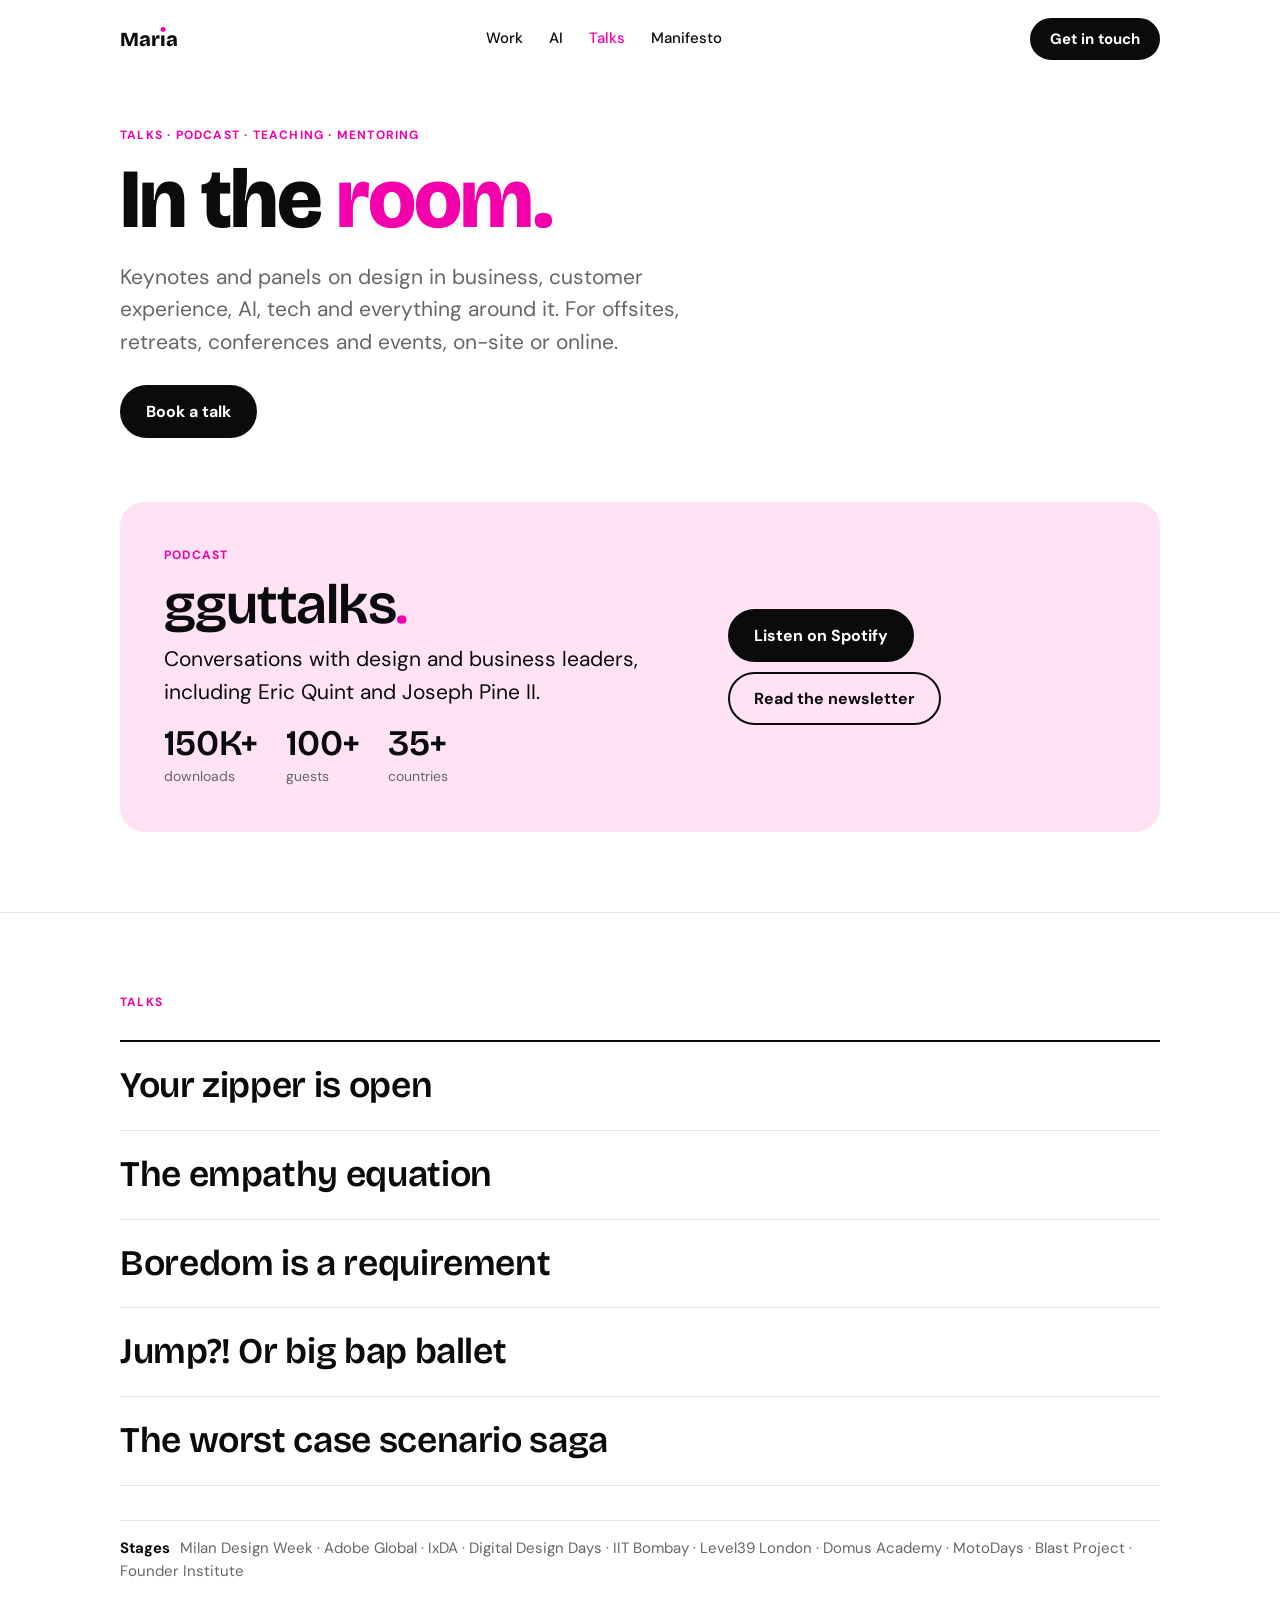
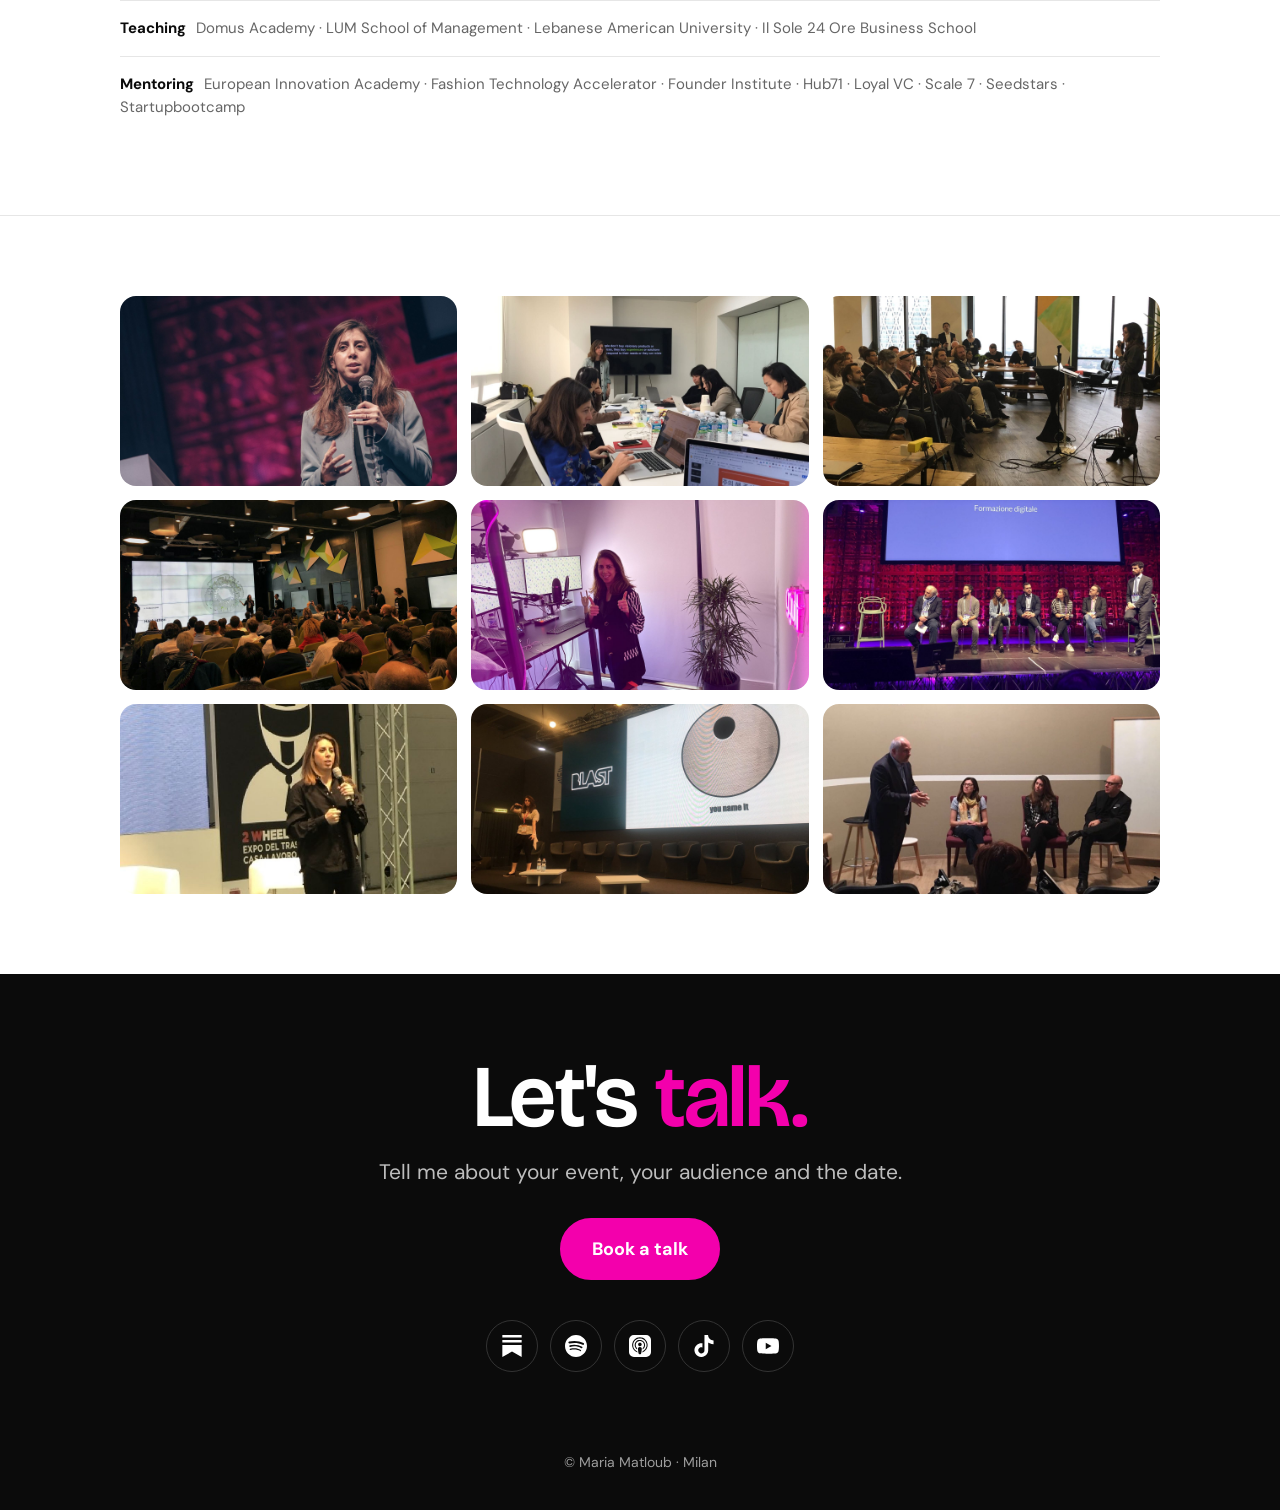
<file: talks.html>
<!doctype html>
<html lang="en">
<head>
<meta charset="utf-8">
<meta name="viewport" content="width=device-width, initial-scale=1">
<title>Talks & mentoring · Maria Matloub</title>
<link rel="icon" href="favicon.ico" sizes="any">
<link rel="icon" type="image/png" href="favicon.png">
<link rel="apple-touch-icon" href="apple-touch-icon.png">
<meta name="description" content="Keynotes, panels, teaching and startup mentoring.">
<meta property="og:title" content="Talks & mentoring · Maria Matloub">
<meta property="og:description" content="Keynotes, panels, teaching and startup mentoring.">
<meta property="og:image" content="https://mariamatloub.com/share.jpg">
<meta name="twitter:card" content="summary_large_image">
<link rel="preconnect" href="https://fonts.googleapis.com">
<link rel="preconnect" href="https://fonts.gstatic.com" crossorigin>
<link href="https://fonts.googleapis.com/css2?family=Bricolage+Grotesque:opsz,wght@12..96,400..800&family=DM+Sans:wght@400;500;700&display=swap" rel="stylesheet">
<link rel="stylesheet" href="style.css">
<style>.sent-ok{background:#F300AC;color:#fff;text-align:center;padding:12px 20px;font:500 15px "DM Sans",system-ui,sans-serif}</style>
</head>
<body>
<div class="wrap">
  <nav>
    <a class="logo" href="./" aria-label="Maria, home">Mar<span class="di">&#305;</span>a</a>
    <div class="menu"><a href="work.html">Work</a><a href="ai.html">AI</a><a href="talks.html" class="on">Talks</a><a href="manifesto.html">Manifesto</a></div>
    <button class="btn primary" data-contact="talk">Get in touch</button>
  </nav>
</div>
<div class="wrap"><header class="page-head"><p class="eyebrow">Talks · Podcast · Teaching · Mentoring</p><h1>In the <span>room.</span></h1><p class="lead">Keynotes and panels on design in business, customer experience, AI, tech and everything around it. For offsites, retreats, conferences and events, on-site or online.</p><div class="btns" style="display:flex;gap:10px;margin-top:26px"><button class="btn primary" data-contact="talk">Book a talk</button></div></header></div>
<section style="border:0;padding-top:0">
  <div class="wrap">
    <div class="pod">
      <div>
        <p class="eyebrow">Podcast</p>
        <h2>gguttalks<span>.</span></h2>
        <p class="lead" style="color:var(--ink)">Conversations with design and business leaders, including Eric Quint and Joseph Pine II.</p>
        <div class="stats"><div><b>150K+</b><span>downloads</span></div><div><b>100+</b><span>guests</span></div><div><b>35+</b><span>countries</span></div></div>
      </div>
      <div class="btns"><a class="btn primary" href="https://open.spotify.com/show/3f6umKidYdhdoPnxUMQM2e" target="_blank" rel="noopener">Listen on Spotify</a><a class="btn" href="https://ggutt.substack.com/" target="_blank" rel="noopener">Read the newsletter</a></div>
    </div>
  </div>
</section>
<section>
  <div class="wrap">
    <p class="eyebrow">Talks</p>
    <ul class="talklist"><li>Your zipper is open</li><li>The empathy equation</li><li>Boredom is a requirement</li><li>Jump?! Or big bap ballet</li><li>The worst case scenario saga</li></ul>
    <div style="margin-top:34px">
      <div class="strip"><b>Stages</b> Milan Design Week · Adobe Global · IxDA · Digital Design Days · IIT Bombay · Level39 London · Domus Academy · MotoDays · Blast Project · Founder Institute</div>
      <div class="strip"><b>Teaching</b> Domus Academy · LUM School of Management · Lebanese American University · Il Sole 24 Ore Business School</div>
      <div class="strip"><b>Mentoring</b> European Innovation Academy · Fashion Technology Accelerator · Founder Institute · Hub71 · Loyal VC · Scale 7 · Seedstars · Startupbootcamp</div>
    </div>
  </div>
</section>
<section>
  <div class="wrap">
    <div class="gallery"><figure><img src="gallery-1.jpg" alt="" loading="lazy"></figure><figure><img src="gallery-2.jpg" alt="" loading="lazy"></figure><figure><img src="gallery-3.jpg" alt="" loading="lazy"></figure><figure><img src="gallery-5.jpg" alt="" loading="lazy"></figure><figure><img src="gallery-6.jpg" alt="" loading="lazy"></figure><figure><img src="gallery-7.jpg" alt="" loading="lazy"></figure><figure><img src="gallery-9.jpg" alt="" loading="lazy"></figure><figure><img src="gallery-10.jpg" alt="" loading="lazy"></figure><figure><img src="gallery-11.jpg" alt="" loading="lazy"></figure></div>
  </div>
</section>

<section class="end">
  <div class="wrap">
    <h2>Let's <span>talk.</span></h2>
    <p class="lead">Tell me about your event, your audience and the date.</p>
    <button class="btn" data-contact="talk">Book a talk</button>
    <div class="links"><a href="https://ggutt.substack.com/" target="_blank" rel="noopener" aria-label="Substack" title="Substack"><svg viewBox="0 0 24 24" aria-hidden="true"><path d="M22.539 8.242H1.46V5.406h21.08v2.836zM1.46 10.812V24L12 18.11 22.54 24V10.812H1.46zM22.54 0H1.46v2.836h21.08V0z"/></svg></a><a href="https://open.spotify.com/show/3f6umKidYdhdoPnxUMQM2e" target="_blank" rel="noopener" aria-label="Spotify" title="Spotify"><svg viewBox="0 0 24 24" aria-hidden="true"><path d="M12 0C5.4 0 0 5.4 0 12s5.4 12 12 12 12-5.4 12-12S18.66 0 12 0zm5.521 17.34c-.24.359-.66.48-1.021.24-2.82-1.74-6.36-2.101-10.561-1.141-.418.122-.779-.179-.899-.539-.12-.421.18-.78.54-.9 4.56-1.021 8.52-.6 11.64 1.32.42.18.479.659.301 1.02zm1.44-3.3c-.301.42-.841.6-1.262.3-3.239-1.98-8.159-2.58-11.939-1.38-.479.12-1.02-.12-1.14-.6-.12-.48.12-1.021.6-1.141C9.6 9.9 15 10.561 18.72 12.84c.361.181.54.78.241 1.2zm.12-3.36C15.24 8.4 8.82 8.16 5.16 9.301c-.6.179-1.2-.181-1.38-.721-.18-.601.18-1.2.72-1.381 4.26-1.26 11.28-1.02 15.721 1.621.539.3.719 1.02.419 1.56-.299.421-1.02.599-1.559.3z"/></svg></a><a href="https://podcasts.apple.com/us/podcast/gguttalks/id1546998038" target="_blank" rel="noopener" aria-label="Apple Podcasts" title="Apple Podcasts"><svg viewBox="0 0 24 24" aria-hidden="true"><path d="M5.34 0A5.328 5.328 0 000 5.34v13.32A5.328 5.328 0 005.34 24h13.32A5.328 5.328 0 0024 18.66V5.34A5.328 5.328 0 0018.66 0zm6.525 2.568c2.336 0 4.448.902 6.056 2.587 1.224 1.272 1.912 2.619 2.264 4.392.12.59.12 2.2.007 2.864a8.506 8.506 0 01-3.24 5.296c-.608.46-2.096 1.261-2.336 1.261-.088 0-.096-.091-.056-.46.072-.592.144-.715.48-.856.536-.224 1.448-.874 2.008-1.435a7.644 7.644 0 002.008-3.536c.208-.824.184-2.656-.048-3.504-.728-2.696-2.928-4.792-5.624-5.352-.784-.16-2.208-.16-3 0-2.728.56-4.984 2.76-5.672 5.528-.184.752-.184 2.584 0 3.336.456 1.832 1.64 3.512 3.192 4.512.304.2.672.408.824.472.336.144.408.264.472.856.04.36.03.464-.056.464-.056 0-.464-.176-.896-.384l-.04-.03c-2.472-1.216-4.056-3.274-4.632-6.012-.144-.706-.168-2.392-.03-3.04.36-1.74 1.048-3.1 2.192-4.304 1.648-1.737 3.768-2.656 6.128-2.656zm.134 2.81c.409.004.803.04 1.106.106 2.784.62 4.76 3.408 4.376 6.174-.152 1.114-.536 2.03-1.216 2.88-.336.43-1.152 1.15-1.296 1.15-.023 0-.048-.272-.048-.603v-.605l.416-.496c1.568-1.878 1.456-4.502-.256-6.224-.664-.67-1.432-1.064-2.424-1.246-.64-.118-.776-.118-1.448-.008-1.02.167-1.81.562-2.512 1.256-1.72 1.704-1.832 4.342-.264 6.222l.413.496v.608c0 .336-.027.608-.06.608-.03 0-.264-.16-.512-.36l-.034-.011c-.832-.664-1.568-1.842-1.872-2.997-.184-.698-.184-2.024.008-2.72.504-1.878 1.888-3.335 3.808-4.019.41-.145 1.133-.22 1.814-.211zm-.13 2.99c.31 0 .62.06.844.178.488.253.888.745 1.04 1.259.464 1.578-1.208 2.96-2.72 2.254h-.015c-.712-.331-1.096-.956-1.104-1.77 0-.733.408-1.371 1.112-1.745.224-.117.534-.176.844-.176zm-.011 4.728c.988-.004 1.706.349 1.97.97.198.464.124 1.932-.218 4.302-.232 1.656-.36 2.074-.68 2.356-.44.39-1.064.498-1.656.288h-.003c-.716-.257-.87-.605-1.164-2.644-.341-2.37-.416-3.838-.218-4.302.262-.616.974-.966 1.97-.97z"/></svg></a><a href="https://www.tiktok.com/@maria_ggutt" target="_blank" rel="noopener" aria-label="TikTok" title="TikTok"><svg viewBox="0 0 24 24" aria-hidden="true"><path d="M12.525.02c1.31-.02 2.61-.01 3.91-.02.08 1.53.63 3.09 1.75 4.17 1.12 1.11 2.7 1.62 4.24 1.79v4.03c-1.44-.05-2.89-.35-4.2-.97-.57-.26-1.1-.59-1.62-.93-.01 2.92.01 5.84-.02 8.75-.08 1.4-.54 2.79-1.35 3.94-1.31 1.92-3.58 3.17-5.91 3.21-1.43.08-2.86-.31-4.08-1.03-2.02-1.19-3.44-3.37-3.65-5.71-.02-.5-.03-1-.01-1.49.18-1.9 1.12-3.72 2.58-4.96 1.66-1.44 3.98-2.13 6.15-1.72.02 1.48-.04 2.96-.04 4.44-.99-.32-2.15-.23-3.02.37-.63.41-1.11 1.04-1.36 1.75-.21.51-.15 1.07-.14 1.61.24 1.64 1.82 3.02 3.5 2.87 1.12-.01 2.19-.66 2.77-1.61.19-.33.4-.67.41-1.06.1-1.79.06-3.57.07-5.36.01-4.03-.01-8.05.02-12.07z"/></svg></a><a href="https://www.youtube.com/@ggutt_hub" target="_blank" rel="noopener" aria-label="YouTube" title="YouTube"><svg viewBox="0 0 24 24" aria-hidden="true"><path d="M23.498 6.186a3.016 3.016 0 0 0-2.122-2.136C19.505 3.545 12 3.545 12 3.545s-7.505 0-9.377.505A3.017 3.017 0 0 0 .502 6.186C0 8.07 0 12 0 12s0 3.93.502 5.814a3.016 3.016 0 0 0 2.122 2.136c1.871.505 9.376.505 9.376.505s7.505 0 9.377-.505a3.015 3.015 0 0 0 2.122-2.136C24 15.93 24 12 24 12s0-3.93-.502-5.814zM9.545 15.568V8.432L15.818 12l-6.273 3.568z"/></svg></a></div>
  </div>
</section>
<footer><span>© Maria Matloub · Milan</span></footer>
<dialog id="contact" aria-labelledby="contact-title">
  <form method="POST" action="https://formsubmit.co/diana@ggutt.com" id="contact-form">
    <input type="hidden" name="_subject" value="Talk request from mariamatloub.com"><input type="hidden" name="_template" value="table">
    <input type="text" name="_honey" style="display:none" tabindex="-1" autocomplete="off"><input type="hidden" name="_captcha" value="true"><input type="hidden" name="_next" value="">
    <div class="m-head"><h3 id="contact-title">Book a talk.</h3><button type="button" class="m-close" aria-label="Close">×</button></div>
    <div class="m-row">
      <label>Name<input name="name" autocomplete="given-name" required></label>
      <label>Surname<input name="surname" autocomplete="family-name" required></label>
    </div>
    <label>Company or organisation<input name="company" autocomplete="organization" required></label>
    <label>Email<input type="email" name="email" autocomplete="email" required></label>
    <label><span>Phone <em>(optional)</em></span>
      <div class="m-phone"><select name="country-code" aria-label="Country code"><option value="+39" selected>Italy +39</option><option value="+44">United Kingdom +44</option><option value="+1">United States / Canada +1</option><option value="+33">France +33</option><option value="+49">Germany +49</option><option value="+34">Spain +34</option><option value="+41">Switzerland +41</option><option value="+31">Netherlands +31</option><option value="+32">Belgium +32</option><option value="+351">Portugal +351</option><option value="+353">Ireland +353</option><option value="+43">Austria +43</option><option value="+46">Sweden +46</option><option value="+45">Denmark +45</option><option value="+47">Norway +47</option><option value="+30">Greece +30</option><option value="+961">Lebanon +961</option><option value="+971">United Arab Emirates +971</option><option value="+966">Saudi Arabia +966</option><option value="+974">Qatar +974</option><option value="+965">Kuwait +965</option><option value="+20">Egypt +20</option><option value="+962">Jordan +962</option><option value="+91">India +91</option><option value="+65">Singapore +65</option><option value="+61">Australia +61</option><option value="+82">South Korea +82</option><option value="+81">Japan +81</option><option value="+55">Brazil +55</option><option value="+27">South Africa +27</option><option value="other">Other</option></select><input type="tel" name="phone" autocomplete="tel-national" inputmode="tel"></div>
    
    </label>
    <label><span>Event, date and place <em>(optional)</em></span><input name="event" placeholder="e.g. Leadership offsite, March, Milan"></label>
    <label>Message<textarea name="message" rows="4" required placeholder="Your audience, the topic you have in mind, on-site or online."></textarea></label>
    <button class="btn m-send" type="submit">Send</button>
    <p class="m-note" aria-live="polite"></p>
  </form>
</dialog>
<script>
(function(){
  const d=document.getElementById('contact'),f=document.getElementById('contact-form'),note=f.querySelector('.m-note');
  document.querySelectorAll('[data-contact]').forEach(b=>b.addEventListener('click',e=>{e.preventDefault();note.textContent='';d.showModal();}));
  d.querySelector('.m-close').onclick=()=>d.close();
  d.addEventListener('click',e=>{if(e.target===d)d.close();});
  let opened=0;
  document.querySelectorAll('[data-contact]').forEach(b=>b.addEventListener('click',()=>{opened=Date.now();}));
  f.querySelector('[name=_next]').value=location.origin+location.pathname+'?sent=1';
  f.addEventListener('submit',e=>{
    if(f._honey.value||Date.now()-opened<4000){e.preventDefault();note.textContent='Please take a moment to fill in the form, then send again.';return;}
    note.textContent='Sending. You will see a quick captcha to confirm you are human.';
  });
  if(location.search.indexOf('sent=1')>-1){
    const t=document.createElement('div');t.className='sent-ok';t.textContent='Thank you. Your message has been sent, I will get back to you soon.';
    document.body.prepend(t);history.replaceState(null,'',location.pathname);
  }
})();
</script>
</body>
</html>
</file>
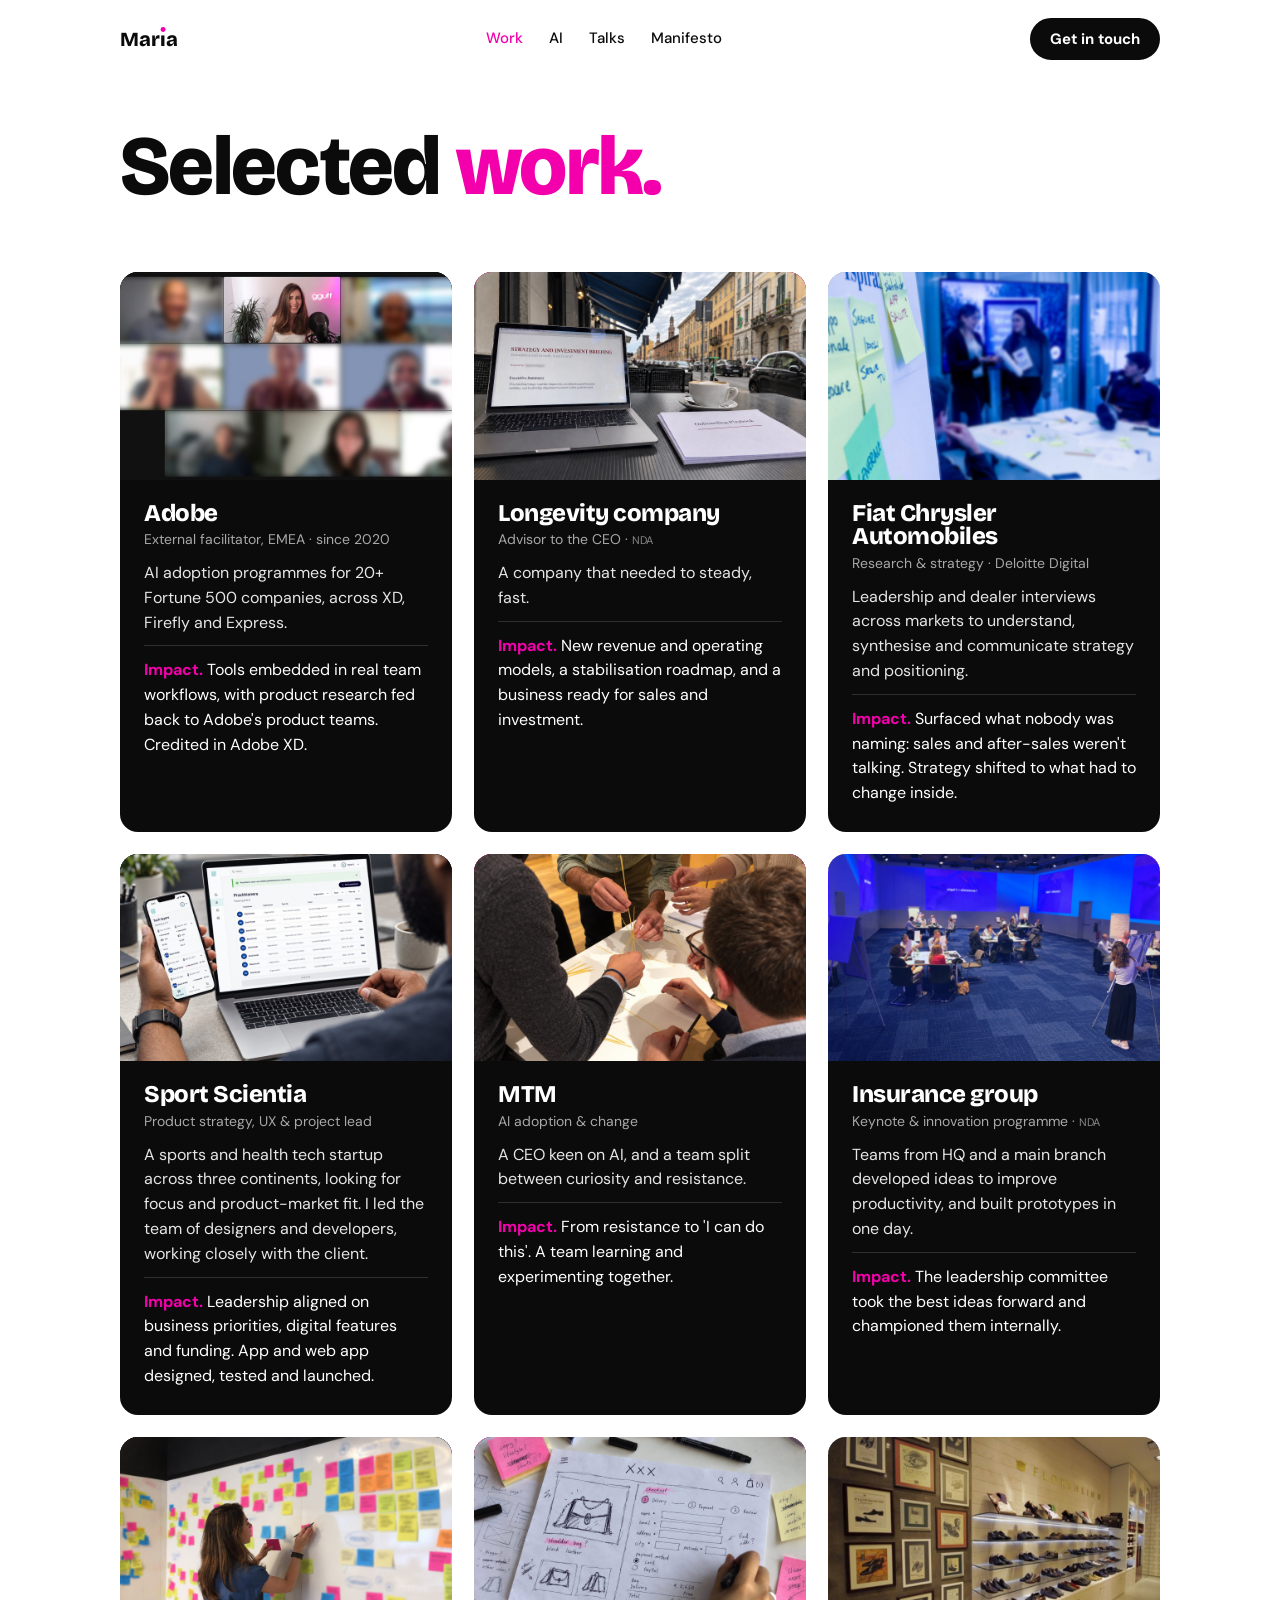
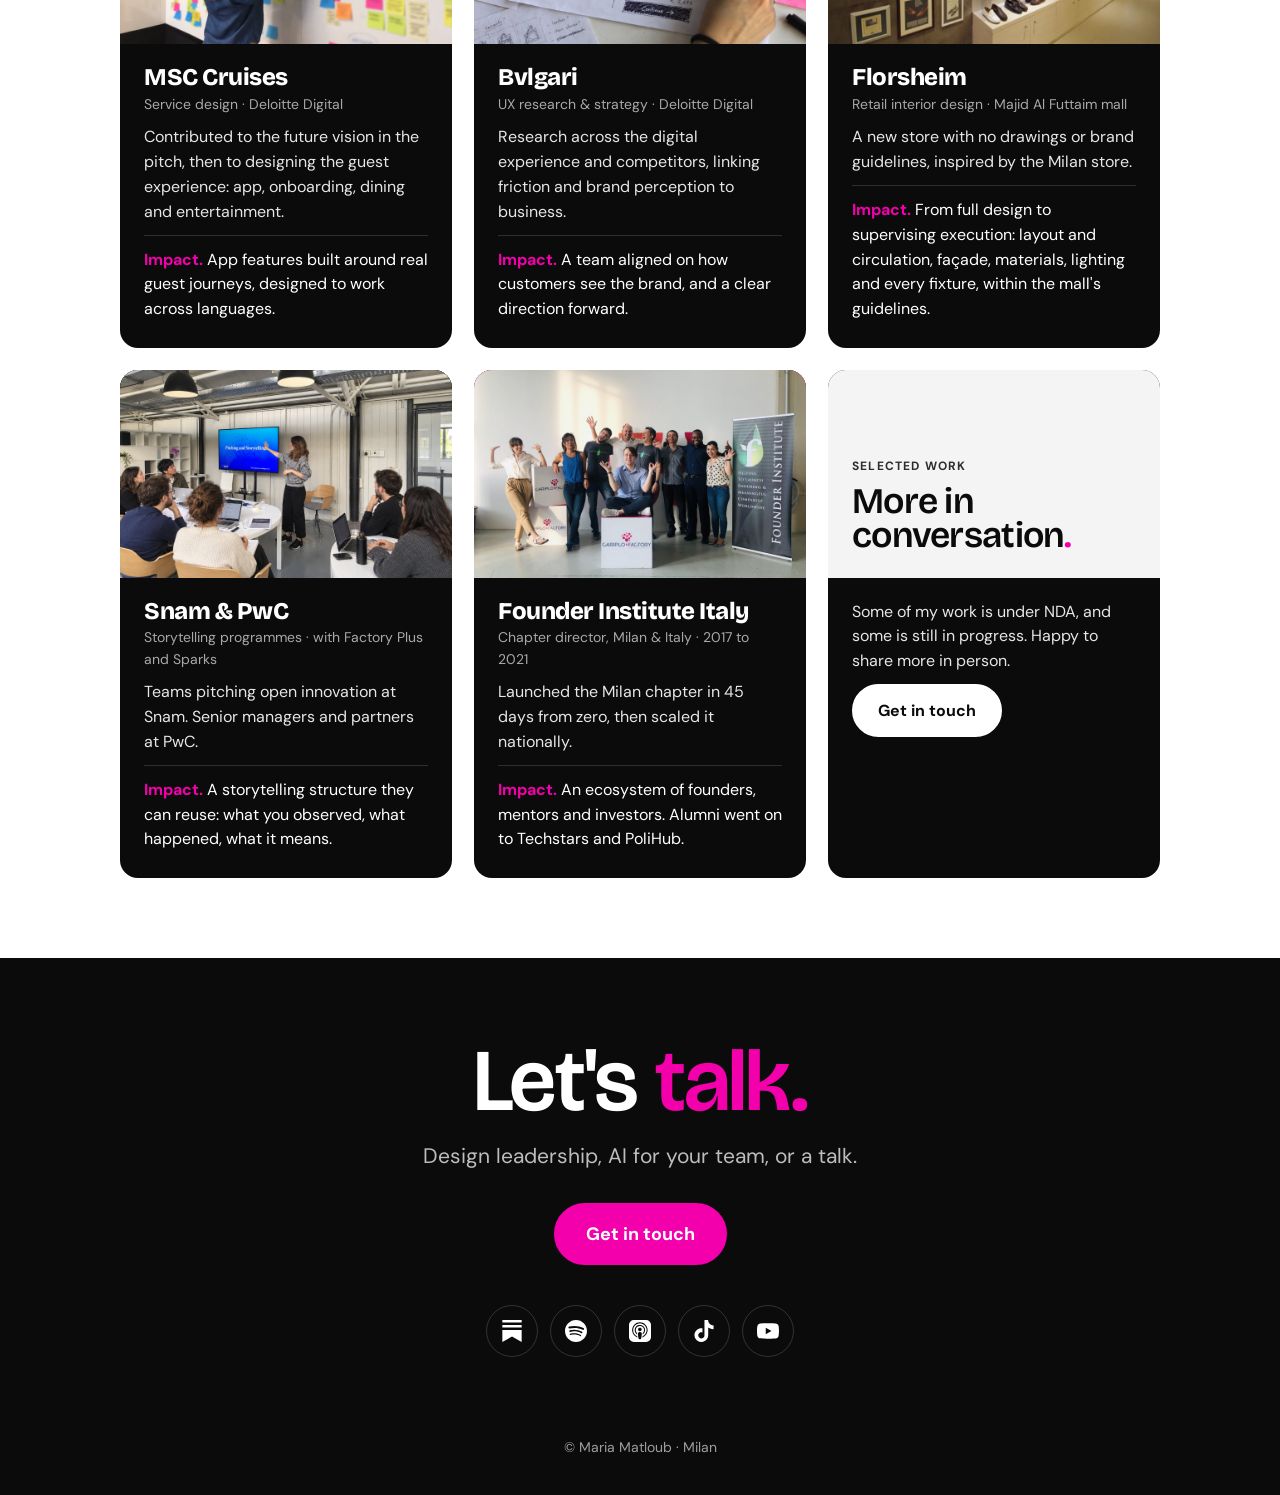
<file: work.html>
<!doctype html>
<html lang="en">
<head>
<meta charset="utf-8">
<meta name="viewport" content="width=device-width, initial-scale=1">
<title>Selected work · Maria Matloub</title>
<link rel="icon" href="favicon.ico" sizes="any">
<link rel="icon" type="image/png" href="favicon.png">
<link rel="apple-touch-icon" href="apple-touch-icon.png">
<meta name="description" content="Selected strategy, transformation and capability projects.">
<meta property="og:title" content="Selected work · Maria Matloub">
<meta property="og:description" content="Selected strategy, transformation and capability projects.">
<meta property="og:image" content="https://mariamatloub.com/share.jpg">
<meta name="twitter:card" content="summary_large_image">
<link rel="preconnect" href="https://fonts.googleapis.com">
<link rel="preconnect" href="https://fonts.gstatic.com" crossorigin>
<link href="https://fonts.googleapis.com/css2?family=Bricolage+Grotesque:opsz,wght@12..96,400..800&family=DM+Sans:wght@400;500;700&display=swap" rel="stylesheet">
<link rel="stylesheet" href="style.css">
<style>.sent-ok{background:#F300AC;color:#fff;text-align:center;padding:12px 20px;font:500 15px "DM Sans",system-ui,sans-serif}</style>
</head>
<body>
<div class="wrap">
  <nav>
    <a class="logo" href="./" aria-label="Maria, home">Mar<span class="di">&#305;</span>a</a>
    <div class="menu"><a href="work.html" class="on">Work</a><a href="ai.html">AI</a><a href="talks.html">Talks</a><a href="manifesto.html">Manifesto</a></div>
    <button class="btn primary" data-contact="advisory">Get in touch</button>
  </nav>
</div>
<div class="wrap"><header class="page-head"><h1>Selected <span>work.</span></h1></header></div>
<section style="border:0;padding-top:0">
  <div class="wrap">
    <div class="snaps">
      <article class="snap"><div class="vis dark photo"><img src="adobe.jpg" alt="" onerror="this.remove()"><small>AI adoption</small><b>Adobe<span>.</span></b></div><div class="txt"><h3>Adobe</h3><p class="role">External facilitator, EMEA · since 2020</p><p>AI adoption programmes for 20+ Fortune 500 companies, across XD, Firefly and Express.</p><p class="why"><b>Impact.</b> Tools embedded in real team workflows, with product research fed back to Adobe's product teams. Credited in Adobe XD.</p></div></article>
      <article class="snap"><div class="vis pink photo"><img src="health.jpg" alt="" onerror="this.remove()"><small>Turnaround</small><b>Longevity</b></div><div class="txt"><h3>Longevity company</h3><p class="role">Advisor to the CEO · <small style="font-size:11px;opacity:.8">NDA</small></p><p>A company that needed to steady, fast.</p><p class="why"><b>Impact.</b> New revenue and operating models, a stabilisation roadmap, and a business ready for sales and investment.</p></div></article>
      <article class="snap"><div class="vis white photo"><img src="fca.jpg" alt="" onerror="this.remove()"><small>Strategy</small><b>Fiat Chrysler Automobiles</b></div><div class="txt"><h3>Fiat Chrysler Automobiles</h3><p class="role">Research &amp; strategy · Deloitte Digital</p><p>Leadership and dealer interviews across markets to understand, synthesise and communicate strategy and positioning.</p><p class="why"><b>Impact.</b> Surfaced what nobody was naming: sales and after-sales weren't talking. Strategy shifted to what had to change inside.</p></div></article>
      <article class="snap"><div class="vis dark photo"><img src="sportscientia.jpg" alt="" onerror="this.remove()"><small>Product strategy</small><b>Sport Scientia<span>.</span></b></div><div class="txt"><h3>Sport Scientia</h3><p class="role">Product strategy, UX &amp; project lead</p><p>A sports and health tech startup across three continents, looking for focus and product-market fit. I led the team of designers and developers, working closely with the client.</p><p class="why"><b>Impact.</b> Leadership aligned on business priorities, digital features and funding. App and web app designed, tested and launched.</p></div></article>
      <article class="snap"><div class="vis pink photo"><img src="mtm.jpg" alt="" onerror="this.remove()"><small>AI adoption</small><b>MTM</b></div><div class="txt"><h3>MTM</h3><p class="role">AI adoption &amp; change</p><p>A CEO keen on AI, and a team split between curiosity and resistance.</p><p class="why"><b>Impact.</b> From resistance to 'I can do this'. A team learning and experimenting together.</p></div></article>
      <article class="snap"><div class="vis white photo"><img src="insurance.jpg" alt="" onerror="this.remove()"><small>Innovation</small><b>Insurance group</b></div><div class="txt"><h3>Insurance group</h3><p class="role">Keynote &amp; innovation programme · <small style="font-size:11px;opacity:.8">NDA</small></p><p>Teams from HQ and a main branch developed ideas to improve productivity, and built prototypes in one day.</p><p class="why"><b>Impact.</b> The leadership committee took the best ideas forward and championed them internally.</p></div></article>
      <article class="snap"><div class="vis dark photo"><img src="msc.jpg" alt="" onerror="this.remove()"><small>Guest experience</small><b>MSC Cruises<span>.</span></b></div><div class="txt"><h3>MSC Cruises</h3><p class="role">Service design · Deloitte Digital</p><p>Contributed to the future vision in the pitch, then to designing the guest experience: app, onboarding, dining and entertainment.</p><p class="why"><b>Impact.</b> App features built around real guest journeys, designed to work across languages.</p></div></article>
      <article class="snap"><div class="vis pink photo"><img src="bvlgari.jpg" alt="" onerror="this.remove()"><small>UX &amp; brand</small><b>Bvlgari</b></div><div class="txt"><h3>Bvlgari</h3><p class="role">UX research &amp; strategy · Deloitte Digital</p><p>Research across the digital experience and competitors, linking friction and brand perception to business.</p><p class="why"><b>Impact.</b> A team aligned on how customers see the brand, and a clear direction forward.</p></div></article>
      <article class="snap"><div class="vis white photo"><img src="florsheim.jpg" alt="" onerror="this.remove()"><small>Retail interior</small><b>Florsheim</b></div><div class="txt"><h3>Florsheim</h3><p class="role">Retail interior design · Majid Al Futtaim mall</p><p>A new store with no drawings or brand guidelines, inspired by the Milan store.</p><p class="why"><b>Impact.</b> From full design to supervising execution: layout and circulation, façade, materials, lighting and every fixture, within the mall's guidelines.</p></div></article>
      <article class="snap"><div class="vis dark photo"><img src="storytelling.jpg" alt="" onerror="this.remove()"><small>Storytelling</small><b>Snam &amp; PwC</b></div><div class="txt"><h3>Snam &amp; PwC</h3><p class="role">Storytelling programmes · with Factory Plus and Sparks</p><p>Teams pitching open innovation at Snam. Senior managers and partners at PwC.</p><p class="why"><b>Impact.</b> A storytelling structure they can reuse: what you observed, what happened, what it means.</p></div></article>
      <article class="snap"><div class="vis pink photo"><img src="founder-institute.jpg" alt="" onerror="this.remove()"><small>Building from zero</small><b>Founder Institute</b></div><div class="txt"><h3>Founder Institute Italy</h3><p class="role">Chapter director, Milan &amp; Italy · 2017 to 2021</p><p>Launched the Milan chapter in 45 days from zero, then scaled it nationally.</p><p class="why"><b>Impact.</b> An ecosystem of founders, mentors and investors. Alumni went on to Techstars and PoliHub.</p></div></article>
      <article class="snap more-tile"><div class="vis white"><small>Selected work</small><b>More in conversation<span style="color:var(--accent)">.</span></b></div><div class="txt"><p>Some of my work is under NDA, and some is still in progress. Happy to share more in person.</p><button class="btn" data-contact="advisory" style="align-self:flex-start;background:#fff;color:#0B0B0B;border-color:#fff">Get in touch</button></div></article>
    </div>
  </div>
</section>

<section class="end">
  <div class="wrap">
    <h2>Let's <span>talk.</span></h2>
    <p class="lead">Design leadership, AI for your team, or a talk.</p>
    <button class="btn" data-contact="advisory">Get in touch</button>
    <div class="links"><a href="https://ggutt.substack.com/" target="_blank" rel="noopener" aria-label="Substack" title="Substack"><svg viewBox="0 0 24 24" aria-hidden="true"><path d="M22.539 8.242H1.46V5.406h21.08v2.836zM1.46 10.812V24L12 18.11 22.54 24V10.812H1.46zM22.54 0H1.46v2.836h21.08V0z"/></svg></a><a href="https://open.spotify.com/show/3f6umKidYdhdoPnxUMQM2e" target="_blank" rel="noopener" aria-label="Spotify" title="Spotify"><svg viewBox="0 0 24 24" aria-hidden="true"><path d="M12 0C5.4 0 0 5.4 0 12s5.4 12 12 12 12-5.4 12-12S18.66 0 12 0zm5.521 17.34c-.24.359-.66.48-1.021.24-2.82-1.74-6.36-2.101-10.561-1.141-.418.122-.779-.179-.899-.539-.12-.421.18-.78.54-.9 4.56-1.021 8.52-.6 11.64 1.32.42.18.479.659.301 1.02zm1.44-3.3c-.301.42-.841.6-1.262.3-3.239-1.98-8.159-2.58-11.939-1.38-.479.12-1.02-.12-1.14-.6-.12-.48.12-1.021.6-1.141C9.6 9.9 15 10.561 18.72 12.84c.361.181.54.78.241 1.2zm.12-3.36C15.24 8.4 8.82 8.16 5.16 9.301c-.6.179-1.2-.181-1.38-.721-.18-.601.18-1.2.72-1.381 4.26-1.26 11.28-1.02 15.721 1.621.539.3.719 1.02.419 1.56-.299.421-1.02.599-1.559.3z"/></svg></a><a href="https://podcasts.apple.com/us/podcast/gguttalks/id1546998038" target="_blank" rel="noopener" aria-label="Apple Podcasts" title="Apple Podcasts"><svg viewBox="0 0 24 24" aria-hidden="true"><path d="M5.34 0A5.328 5.328 0 000 5.34v13.32A5.328 5.328 0 005.34 24h13.32A5.328 5.328 0 0024 18.66V5.34A5.328 5.328 0 0018.66 0zm6.525 2.568c2.336 0 4.448.902 6.056 2.587 1.224 1.272 1.912 2.619 2.264 4.392.12.59.12 2.2.007 2.864a8.506 8.506 0 01-3.24 5.296c-.608.46-2.096 1.261-2.336 1.261-.088 0-.096-.091-.056-.46.072-.592.144-.715.48-.856.536-.224 1.448-.874 2.008-1.435a7.644 7.644 0 002.008-3.536c.208-.824.184-2.656-.048-3.504-.728-2.696-2.928-4.792-5.624-5.352-.784-.16-2.208-.16-3 0-2.728.56-4.984 2.76-5.672 5.528-.184.752-.184 2.584 0 3.336.456 1.832 1.64 3.512 3.192 4.512.304.2.672.408.824.472.336.144.408.264.472.856.04.36.03.464-.056.464-.056 0-.464-.176-.896-.384l-.04-.03c-2.472-1.216-4.056-3.274-4.632-6.012-.144-.706-.168-2.392-.03-3.04.36-1.74 1.048-3.1 2.192-4.304 1.648-1.737 3.768-2.656 6.128-2.656zm.134 2.81c.409.004.803.04 1.106.106 2.784.62 4.76 3.408 4.376 6.174-.152 1.114-.536 2.03-1.216 2.88-.336.43-1.152 1.15-1.296 1.15-.023 0-.048-.272-.048-.603v-.605l.416-.496c1.568-1.878 1.456-4.502-.256-6.224-.664-.67-1.432-1.064-2.424-1.246-.64-.118-.776-.118-1.448-.008-1.02.167-1.81.562-2.512 1.256-1.72 1.704-1.832 4.342-.264 6.222l.413.496v.608c0 .336-.027.608-.06.608-.03 0-.264-.16-.512-.36l-.034-.011c-.832-.664-1.568-1.842-1.872-2.997-.184-.698-.184-2.024.008-2.72.504-1.878 1.888-3.335 3.808-4.019.41-.145 1.133-.22 1.814-.211zm-.13 2.99c.31 0 .62.06.844.178.488.253.888.745 1.04 1.259.464 1.578-1.208 2.96-2.72 2.254h-.015c-.712-.331-1.096-.956-1.104-1.77 0-.733.408-1.371 1.112-1.745.224-.117.534-.176.844-.176zm-.011 4.728c.988-.004 1.706.349 1.97.97.198.464.124 1.932-.218 4.302-.232 1.656-.36 2.074-.68 2.356-.44.39-1.064.498-1.656.288h-.003c-.716-.257-.87-.605-1.164-2.644-.341-2.37-.416-3.838-.218-4.302.262-.616.974-.966 1.97-.97z"/></svg></a><a href="https://www.tiktok.com/@maria_ggutt" target="_blank" rel="noopener" aria-label="TikTok" title="TikTok"><svg viewBox="0 0 24 24" aria-hidden="true"><path d="M12.525.02c1.31-.02 2.61-.01 3.91-.02.08 1.53.63 3.09 1.75 4.17 1.12 1.11 2.7 1.62 4.24 1.79v4.03c-1.44-.05-2.89-.35-4.2-.97-.57-.26-1.1-.59-1.62-.93-.01 2.92.01 5.84-.02 8.75-.08 1.4-.54 2.79-1.35 3.94-1.31 1.92-3.58 3.17-5.91 3.21-1.43.08-2.86-.31-4.08-1.03-2.02-1.19-3.44-3.37-3.65-5.71-.02-.5-.03-1-.01-1.49.18-1.9 1.12-3.72 2.58-4.96 1.66-1.44 3.98-2.13 6.15-1.72.02 1.48-.04 2.96-.04 4.44-.99-.32-2.15-.23-3.02.37-.63.41-1.11 1.04-1.36 1.75-.21.51-.15 1.07-.14 1.61.24 1.64 1.82 3.02 3.5 2.87 1.12-.01 2.19-.66 2.77-1.61.19-.33.4-.67.41-1.06.1-1.79.06-3.57.07-5.36.01-4.03-.01-8.05.02-12.07z"/></svg></a><a href="https://www.youtube.com/@ggutt_hub" target="_blank" rel="noopener" aria-label="YouTube" title="YouTube"><svg viewBox="0 0 24 24" aria-hidden="true"><path d="M23.498 6.186a3.016 3.016 0 0 0-2.122-2.136C19.505 3.545 12 3.545 12 3.545s-7.505 0-9.377.505A3.017 3.017 0 0 0 .502 6.186C0 8.07 0 12 0 12s0 3.93.502 5.814a3.016 3.016 0 0 0 2.122 2.136c1.871.505 9.376.505 9.376.505s7.505 0 9.377-.505a3.015 3.015 0 0 0 2.122-2.136C24 15.93 24 12 24 12s0-3.93-.502-5.814zM9.545 15.568V8.432L15.818 12l-6.273 3.568z"/></svg></a></div>
  </div>
</section>
<footer><span>© Maria Matloub · Milan</span></footer>
<dialog id="contact" aria-labelledby="contact-title">
  <form method="POST" action="https://formsubmit.co/diana@ggutt.com" id="contact-form">
    <input type="hidden" name="_subject" value="New enquiry from mariamatloub.com"><input type="hidden" name="_template" value="table">
    <input type="text" name="_honey" style="display:none" tabindex="-1" autocomplete="off"><input type="hidden" name="_captcha" value="true"><input type="hidden" name="_next" value="">
    <div class="m-head"><h3 id="contact-title">Let's talk.</h3><button type="button" class="m-close" aria-label="Close">×</button></div>
    <fieldset class="m-choice">
      <label><input type="radio" name="subject" value="Design leadership" required><span>Design leadership</span></label>
      <label><input type="radio" name="subject" value="AI"><span>AI</span></label>
      <label><input type="radio" name="subject" value="Talks"><span>Talks</span></label>
    </fieldset>
    <div class="m-row">
      <label>Name<input name="name" autocomplete="given-name" required></label>
      <label>Surname<input name="surname" autocomplete="family-name" required></label>
    </div>
    <label>Company<input name="company" autocomplete="organization" required></label>
    <label>Email<input type="email" name="email" autocomplete="email" required></label>
    <label><span>Phone <em>(optional)</em></span>
      <div class="m-phone"><select name="country-code" aria-label="Country code"><option value="+39" selected>Italy +39</option><option value="+44">United Kingdom +44</option><option value="+1">United States / Canada +1</option><option value="+33">France +33</option><option value="+49">Germany +49</option><option value="+34">Spain +34</option><option value="+41">Switzerland +41</option><option value="+31">Netherlands +31</option><option value="+32">Belgium +32</option><option value="+351">Portugal +351</option><option value="+353">Ireland +353</option><option value="+43">Austria +43</option><option value="+46">Sweden +46</option><option value="+45">Denmark +45</option><option value="+47">Norway +47</option><option value="+30">Greece +30</option><option value="+961">Lebanon +961</option><option value="+971">United Arab Emirates +971</option><option value="+966">Saudi Arabia +966</option><option value="+974">Qatar +974</option><option value="+965">Kuwait +965</option><option value="+20">Egypt +20</option><option value="+962">Jordan +962</option><option value="+91">India +91</option><option value="+65">Singapore +65</option><option value="+61">Australia +61</option><option value="+82">South Korea +82</option><option value="+81">Japan +81</option><option value="+55">Brazil +55</option><option value="+27">South Africa +27</option><option value="other">Other</option></select><input type="tel" name="phone" autocomplete="tel-national" inputmode="tel"></div>
    
    </label>
    <label>Message<textarea name="message" rows="4" required placeholder="A few lines about what you have in mind."></textarea></label>
    <button class="btn m-send" type="submit">Send</button>
    <p class="m-note" aria-live="polite"></p>
  </form>
</dialog>
<script>
(function(){
  const d=document.getElementById('contact'),f=document.getElementById('contact-form'),note=f.querySelector('.m-note');
  const map={advisory:"Design leadership",ai:"AI",talk:"Talks"};
  document.querySelectorAll('[data-contact]').forEach(b=>b.addEventListener('click',e=>{
    e.preventDefault(); f.querySelector('input[value="'+(map[b.dataset.contact]||"Design leadership")+'"]').checked=true; note.textContent=''; d.showModal();
  }));
  d.querySelector('.m-close').onclick=()=>d.close();
  d.addEventListener('click',e=>{if(e.target===d)d.close();});
  let opened=0;
  document.querySelectorAll('[data-contact]').forEach(b=>b.addEventListener('click',()=>{opened=Date.now();}));
  f.querySelector('[name=_next]').value=location.origin+location.pathname+'?sent=1';
  f.addEventListener('submit',e=>{
    if(f._honey.value||Date.now()-opened<4000){e.preventDefault();note.textContent='Please take a moment to fill in the form, then send again.';return;}
    note.textContent='Sending. You will see a quick captcha to confirm you are human.';
  });
  if(location.search.indexOf('sent=1')>-1){
    const t=document.createElement('div');t.className='sent-ok';t.textContent='Thank you. Your message has been sent, I will get back to you soon.';
    document.body.prepend(t);history.replaceState(null,'',location.pathname);
  }
})();
</script>
</body>
</html>
</file>
<file: style.css>
:root{--display:'Bricolage Grotesque',system-ui,sans-serif;--body:'DM Sans',system-ui,sans-serif;--paper:#FFFFFF;--ink:#0B0B0B;--muted:#666666;--line:#E6E6E6;--card:#F4F4F4;--accent:#F300AC;--soft:#FFE3F4}
*{box-sizing:border-box;margin:0;padding:0}
html{scroll-behavior:smooth}
body{background:var(--paper);color:var(--ink);font-family:var(--body);font-size:17px;line-height:1.55;-webkit-font-smoothing:antialiased}
a{color:inherit}
.wrap{max-width:1080px;margin:0 auto;padding:0 20px}
section{padding:80px 0;border-top:1px solid var(--line);scroll-margin-top:12px}
h1,h2,h3{font-family:var(--display);line-height:.98;letter-spacing:-.02em}
h2{font-size:clamp(34px,6vw,56px);font-weight:800;margin-bottom:16px}
h2 span,h1 span{color:var(--accent)}
.eyebrow{font-weight:700;text-transform:uppercase;letter-spacing:.1em;font-size:12px;color:var(--accent);margin-bottom:14px}
.lead{font-size:clamp(18px,2.2vw,21px);color:var(--muted);max-width:600px}
.btn{display:inline-block;padding:14px 24px;border-radius:999px;font:700 16px var(--body);text-decoration:none;border:2px solid var(--ink);background:transparent;color:var(--ink);cursor:pointer;transition:background .15s,border-color .15s,color .15s}
.btn:hover{background:var(--accent);border-color:var(--accent);color:#fff}
.btn.primary{background:var(--ink);color:#fff}
.btn.primary:hover{background:var(--accent);border-color:var(--accent)}
nav{display:flex;justify-content:space-between;align-items:center;padding:18px 0;gap:16px}
.logo{font-family:var(--display);font-weight:800;font-size:20px;text-decoration:none}
.menu{display:none;gap:26px;font-size:15px;font-weight:500}
.menu a{text-decoration:none}
.menu a:hover{color:var(--accent)}
@media(min-width:860px){.menu{display:flex}}
nav .btn{padding:9px 18px;font-size:15px}
.hero{padding:40px 0 80px;border:0}
.hero-grid{display:grid;gap:36px;align-items:center}
@media(min-width:860px){.hero-grid{grid-template-columns:minmax(0,1.6fr) minmax(0,1fr);gap:56px}}
.hero h1{font-size:clamp(44px,8vw,84px);font-weight:800}
.hero .sub{font-size:clamp(18px,2.2vw,21px);margin-top:24px;max-width:560px;color:var(--muted)}
.hero .btns{display:flex;flex-wrap:wrap;gap:10px;margin-top:30px}
.portrait{aspect-ratio:4/5;border-radius:24px;overflow:hidden;background:var(--card);max-width:340px;width:100%}
.portrait img{width:100%;height:100%;object-fit:cover;display:block}
@media(min-width:860px){.portrait{justify-self:end}}
.brands{padding:30px 0 0}
.brands p{font-family:var(--display);font-weight:700;font-size:clamp(19px,2.4vw,26px);line-height:1.35;letter-spacing:-.01em}
.brands span{white-space:nowrap}
.pov{display:grid;gap:20px}
@media(min-width:860px){.pov{grid-template-columns:minmax(0,1fr) minmax(0,1.3fr);gap:48px}}
.pov blockquote{font-family:var(--display);font-weight:500;font-size:clamp(22px,2.8vw,30px);line-height:1.25;letter-spacing:-.01em}
.pov blockquote p+p{margin-top:16px}
.ways{display:grid;gap:14px;margin-top:32px}
@media(min-width:860px){.ways{grid-template-columns:repeat(3,1fr)}}
.way{border:2px solid var(--ink);border-radius:20px;padding:26px;display:flex;flex-direction:column;gap:10px;text-decoration:none}
.way.main{background:var(--ink);color:#fff}
.way small{font-weight:700;text-transform:uppercase;letter-spacing:.08em;font-size:12px;opacity:.7}
.way h3{font-size:30px;font-weight:800}
.way p{opacity:.85;flex:1}
.way .go{font-weight:700;margin-top:6px}
.way:hover .go{color:var(--accent)}
.way.main .btn{align-self:flex-start;background:#fff;border-color:#fff;color:var(--ink)}
.way.main .btn:hover{background:var(--accent);border-color:var(--accent);color:#fff}
.projects{display:grid;gap:18px;margin-top:34px}
@media(min-width:640px){.projects{grid-template-columns:1fr 1fr}}
.project{border:1px solid var(--line);border-radius:20px;overflow:hidden;display:flex;flex-direction:column;background:#fff}
.project figure{aspect-ratio:16/9;background:var(--card);display:grid;place-items:center;color:var(--muted);font-size:13px;position:relative;overflow:hidden}
.project figure img{position:absolute;inset:0;width:100%;height:100%;object-fit:cover}
.project .body{padding:22px 22px 24px;display:flex;flex-direction:column;gap:10px}
.project .meta{font-size:13px;font-weight:700;text-transform:uppercase;letter-spacing:.08em;color:var(--accent)}
.project h3{font-size:26px;font-weight:800}
.project .role{font-size:15px;color:var(--muted);margin-top:-4px}
.project p{font-size:16px}
.project p.shift{border-top:1px solid var(--line);padding-top:10px;color:var(--ink)}
.project p.shift b{display:block;font-size:12px;text-transform:uppercase;letter-spacing:.08em;color:var(--muted);margin-bottom:2px}
.todo{background:var(--soft);border-radius:4px;padding:0 4px}
.quotes{display:grid;gap:14px;margin-top:30px}
@media(min-width:860px){.quotes{grid-template-columns:repeat(3,1fr)}}
.quotes figure{background:var(--card);border-radius:20px;padding:26px;display:flex;flex-direction:column;justify-content:space-between;gap:18px}
.quotes blockquote{font-family:var(--display);font-weight:500;font-size:21px;line-height:1.3}
.quotes figcaption{font-size:14px;color:var(--muted)}
.quotes figcaption b{color:var(--ink);display:block}
.strip{border-top:1px solid var(--line);padding:16px 0;font-size:15px;color:var(--muted)}
.strip b{color:var(--ink);margin-right:6px}
.media{display:grid;gap:14px;margin-top:30px}
@media(min-width:860px){.media{grid-template-columns:1fr 1fr}}
.media a{display:block;background:var(--soft);border-radius:20px;padding:26px;text-decoration:none}
.media a:hover{outline:2px solid var(--accent)}
.media h3{font-size:28px;font-weight:800;margin-bottom:8px}
.media p{color:var(--muted)}
.media .go{display:block;margin-top:12px;font-weight:700}
.end{background:var(--ink);color:#fff;border:0;text-align:center}
.end h2{font-size:clamp(44px,8vw,88px)}
.end .lead{margin:0 auto;color:#BDBDBD}
.end .btn{background:var(--accent);border-color:var(--accent);color:#fff;margin-top:30px;font-size:18px;padding:17px 30px}
.end .btn:hover{background:#fff;border-color:#fff;color:var(--ink)}
.links{display:flex;flex-wrap:wrap;justify-content:center;gap:12px;margin-top:40px}
.links a{display:grid;place-items:center;width:52px;height:52px;border:1.5px solid #333;border-radius:50%;transition:background .15s,border-color .15s}
.links a:hover{background:var(--accent);border-color:var(--accent)}
.links svg{width:22px;height:22px;fill:currentColor}
footer{background:var(--ink);color:#fff;font-size:14px;text-align:center;padding:0 20px 36px}
footer span{opacity:.6}
dialog{margin:auto;border:0;border-radius:24px;padding:0;width:min(560px,calc(100% - 24px));max-height:calc(100dvh - 24px);background:var(--paper);color:var(--ink);font-family:var(--body)}
dialog::backdrop{background:rgba(0,0,0,.55)}
#contact-form{display:flex;flex-direction:column;gap:14px;padding:26px}
.m-head{display:flex;justify-content:space-between;align-items:center}
.m-head h3{font-size:34px;font-weight:800}
.m-close{border:0;background:var(--card);width:40px;height:40px;border-radius:50%;font-size:24px;cursor:pointer;color:var(--ink)}
#contact-form label{display:flex;flex-direction:column;gap:6px;font-size:14px;font-weight:600}
#contact-form em{font-style:normal;font-weight:400;color:var(--muted)}
#contact-form input,#contact-form select,#contact-form textarea{font:inherit;font-weight:400;font-size:16px;padding:12px 14px;border:1.5px solid var(--line);border-radius:12px;background:#fff;color:var(--ink);width:100%}
#contact-form input:focus,#contact-form select:focus,#contact-form textarea:focus{outline:none;border-color:var(--accent)}
.m-row{display:grid;grid-template-columns:1fr 1fr;gap:10px}
.m-phone{display:grid;grid-template-columns:minmax(0,150px) 1fr;gap:8px}
.m-choice{border:0;display:grid;grid-template-columns:1fr 1fr 1fr;gap:8px}
.m-choice label{position:relative}
.m-choice input{position:absolute;opacity:0}
.m-choice span{display:block;text-align:center;padding:11px 6px;border:1.5px solid var(--ink);border-radius:999px;font-size:14px;cursor:pointer}
.m-choice input:checked+span{background:var(--ink);color:#fff}
.m-send{width:100%;background:var(--accent);border-color:var(--accent);color:#fff}
.m-note{font-size:14px;color:var(--muted);min-height:1em}
@media(max-width:480px){.m-row{grid-template-columns:1fr}.m-choice{grid-template-columns:1fr}}

.menu a.on{color:var(--accent)}
.page-head{padding:48px 0 56px;border:0}
.page-head h1{font-size:clamp(44px,8vw,84px);font-weight:800}
.page-head .lead{margin-top:20px}
.home-hero h1{font-size:clamp(42px,7vw,76px);line-height:1.08}
.bio p{font-size:18px;color:var(--ink);max-width:560px;margin-top:18px}
.bio p+p{margin-top:12px}
.teaser{display:block;text-decoration:none;background:var(--ink);color:#fff;border-radius:24px;padding:40px 30px}
.teaser p{font-family:var(--display);font-weight:700;font-size:clamp(26px,4vw,44px);line-height:1.1;letter-spacing:-.015em;max-width:820px}
.teaser span.go{display:inline-block;margin-top:22px;font-weight:700;color:var(--accent)}
.teaser:hover span.go{text-decoration:underline}
.snaps{display:grid;gap:22px;margin-top:8px}
@media(min-width:760px){.snaps{grid-template-columns:1fr 1fr}}
@media(min-width:1100px){.snaps{grid-template-columns:repeat(3,1fr)}.snap .vis b{font-size:40px}}
.snap{background:#0B0B0B;color:#fff;border-radius:18px;overflow:hidden;display:flex;flex-direction:column}
.snap .vis{aspect-ratio:16/10;position:relative;display:flex;flex-direction:column;justify-content:flex-end;padding:24px;overflow:hidden}
.snap .vis img{position:absolute;inset:0;width:100%;height:100%;object-fit:cover}
.snap .vis b{font-family:var(--display);font-weight:800;font-size:clamp(34px,5vw,52px);line-height:.95;letter-spacing:-.02em;position:relative}
.snap .vis small{position:relative;font-weight:700;text-transform:uppercase;letter-spacing:.1em;font-size:12px;margin-bottom:10px;opacity:.85}
.vis.pink{background:var(--accent);color:#fff}
.vis.white{background:#F4F4F4;color:#0B0B0B}
.vis.dark{background:#1A1A1A;color:#fff}
.vis.dark b span{color:var(--accent)}
.snap .txt{padding:22px 24px 26px;display:flex;flex-direction:column;gap:10px}
.snap h3{font-size:24px;font-weight:800}
.snap .role{font-size:14px;color:#A8A8A8;margin-top:-6px}
.snap p{font-size:16px;color:#E6E6E6}
.snap p.why{color:#fff;border-top:1px solid #2E2E2E;padding-top:12px}
.snap p.why b{color:var(--accent);font-weight:700}
.talklist{list-style:none;margin-top:28px;border-top:2px solid var(--ink)}
.talklist li{font-family:var(--display);font-weight:700;font-size:clamp(24px,3.4vw,36px);padding:16px 0;border-bottom:1px solid var(--line);letter-spacing:-.01em}
.gallery{display:grid;grid-template-columns:1fr;gap:10px}
@media(min-width:560px){.gallery{grid-template-columns:1fr 1fr}}
@media(min-width:860px){.gallery{grid-template-columns:repeat(3,1fr);gap:14px}}
.gallery figure{aspect-ratio:16/9;border-radius:16px;overflow:hidden;background:var(--card)}
.gallery img{width:100%;height:100%;object-fit:cover;display:block}
.manifesto{max-width:780px}
.manifesto p{font-family:var(--display);font-weight:700;font-size:clamp(26px,3.6vw,40px);line-height:1.15;letter-spacing:-.015em;margin-top:28px}
.manifesto p span{color:var(--accent)}
.what .big{font-family:var(--display);font-weight:700;font-size:clamp(26px,3.8vw,42px);line-height:1.12;letter-spacing:-.015em;max-width:900px}
.what .big span{color:var(--accent)}
.quiet-links{display:flex;flex-wrap:wrap;gap:12px 32px;margin-top:30px;font-weight:700;font-size:17px}
.quiet-links a{text-decoration:none;border-bottom:2px solid var(--ink);padding-bottom:3px}
.quiet-links a:hover{color:var(--accent);border-color:var(--accent)}
.pod{display:grid;gap:20px;background:var(--soft);border-radius:24px;padding:32px 28px;margin-top:8px}
@media(min-width:860px){.pod{grid-template-columns:1.4fr 1fr;align-items:center;padding:44px}}
.pod h2{margin-bottom:10px}
.pod .stats{display:flex;gap:28px;flex-wrap:wrap;margin-top:18px}
.pod .stats b{font-family:var(--display);font-size:36px;font-weight:800;display:block;line-height:1}
.pod .stats span{font-size:14px;color:var(--muted)}
.pod .btns{display:flex;flex-wrap:wrap;gap:10px}
.brands p.eyebrow{font-family:var(--body);font-size:12px;font-weight:700;letter-spacing:.1em;line-height:1.5;color:var(--accent)}
.teaser p{font-size:clamp(34px,5vw,56px)}
.dot{color:var(--accent);font-weight:700}
.hstats{display:grid;grid-template-columns:1fr 1fr;gap:24px 20px;margin:48px 0 8px;padding-top:28px;border-top:1px solid var(--line)}
.hstats{grid-template-columns:1fr}
@media(min-width:600px){.hstats{grid-template-columns:repeat(3,1fr);gap:24px 32px}}
.hstats b{font-family:var(--display);font-size:clamp(48px,6vw,72px);font-weight:800;display:block;line-height:1}
.hstats span{color:var(--muted);font-size:15px}
h1,h2,h3,.brands p,.hstats b,.snap .vis b,.teaser p,.what .big,.talklist li,.pod .stats b{font-weight:600}
.quotes blockquote{font-family:var(--body);font-weight:400}
.quotes blockquote{font-size:19px;line-height:1.35}
.tq-head{display:flex;justify-content:space-between;align-items:end;gap:16px}
.tq-nav{display:flex;gap:8px;margin-bottom:16px}
.tq-btn{width:48px;height:48px;border-radius:50%;border:2px solid var(--ink);background:#fff;font-size:20px;cursor:pointer}
.tq-btn:hover{background:var(--accent);border-color:var(--accent);color:#fff}
.carousel{display:flex;gap:14px;overflow-x:auto;scroll-snap-type:x mandatory;padding:12px 0 8px;scrollbar-width:none}
.carousel::-webkit-scrollbar{display:none}
.carousel figure{flex:0 0 85%;scroll-snap-align:start;background:var(--card);border-radius:20px;padding:26px;display:flex;flex-direction:column;justify-content:space-between;gap:18px}
@media(min-width:760px){.carousel figure{flex-basis:calc((100% - 28px)/3)}}
.carousel blockquote{font-size:17px;line-height:1.5}
.carousel figcaption{font-size:14px;color:var(--muted)}
.carousel figcaption b{display:block;color:var(--ink)}
.mlist{list-style:none;border-top:2px solid var(--ink)}
.mlist li{display:grid;grid-template-columns:56px 1fr;gap:12px;padding:28px 0;border-bottom:1px solid var(--line)}
@media(min-width:860px){.mlist li{grid-template-columns:90px 1fr}}
.mlist .n{font-family:var(--display);font-weight:600;color:var(--accent);font-size:22px}
.mlist h3{font-size:clamp(24px,3.2vw,36px);font-weight:600;line-height:1.1;max-width:820px}
.mlist p{color:var(--muted);margin-top:10px;max-width:680px;font-size:17px}
.vis.photo{color:#fff}
.vis.photo small,.vis.photo b{display:none}
.more-tile .vis b{font-size:clamp(30px,3vw,36px)!important}
.note-box{background:var(--soft);border-radius:14px;padding:14px 18px;font-size:15px;margin-top:20px;max-width:760px}

.logo .di{position:relative;display:inline-block}.logo .di::after{content:"";position:absolute;left:50%;top:.18em;width:.24em;height:.24em;border-radius:50%;background:var(--accent);transform:translateX(-50%)}
</file>
